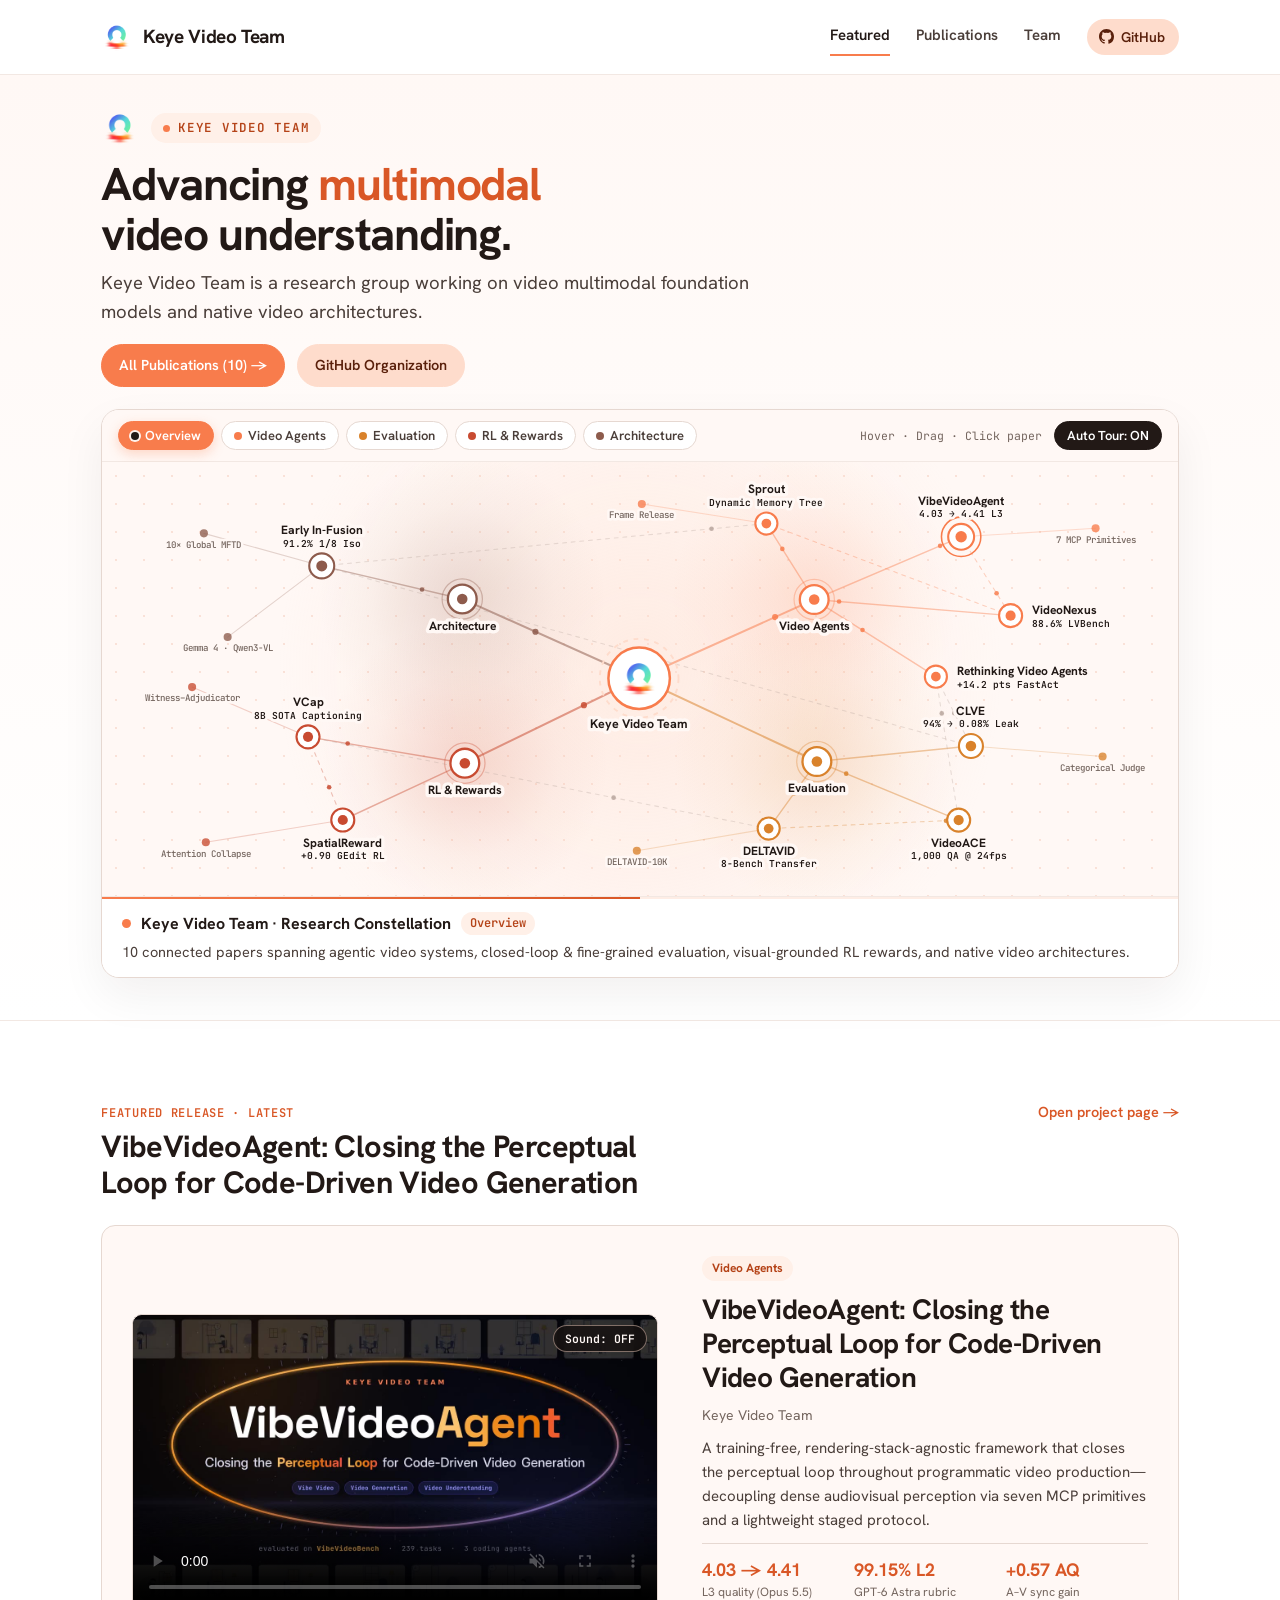
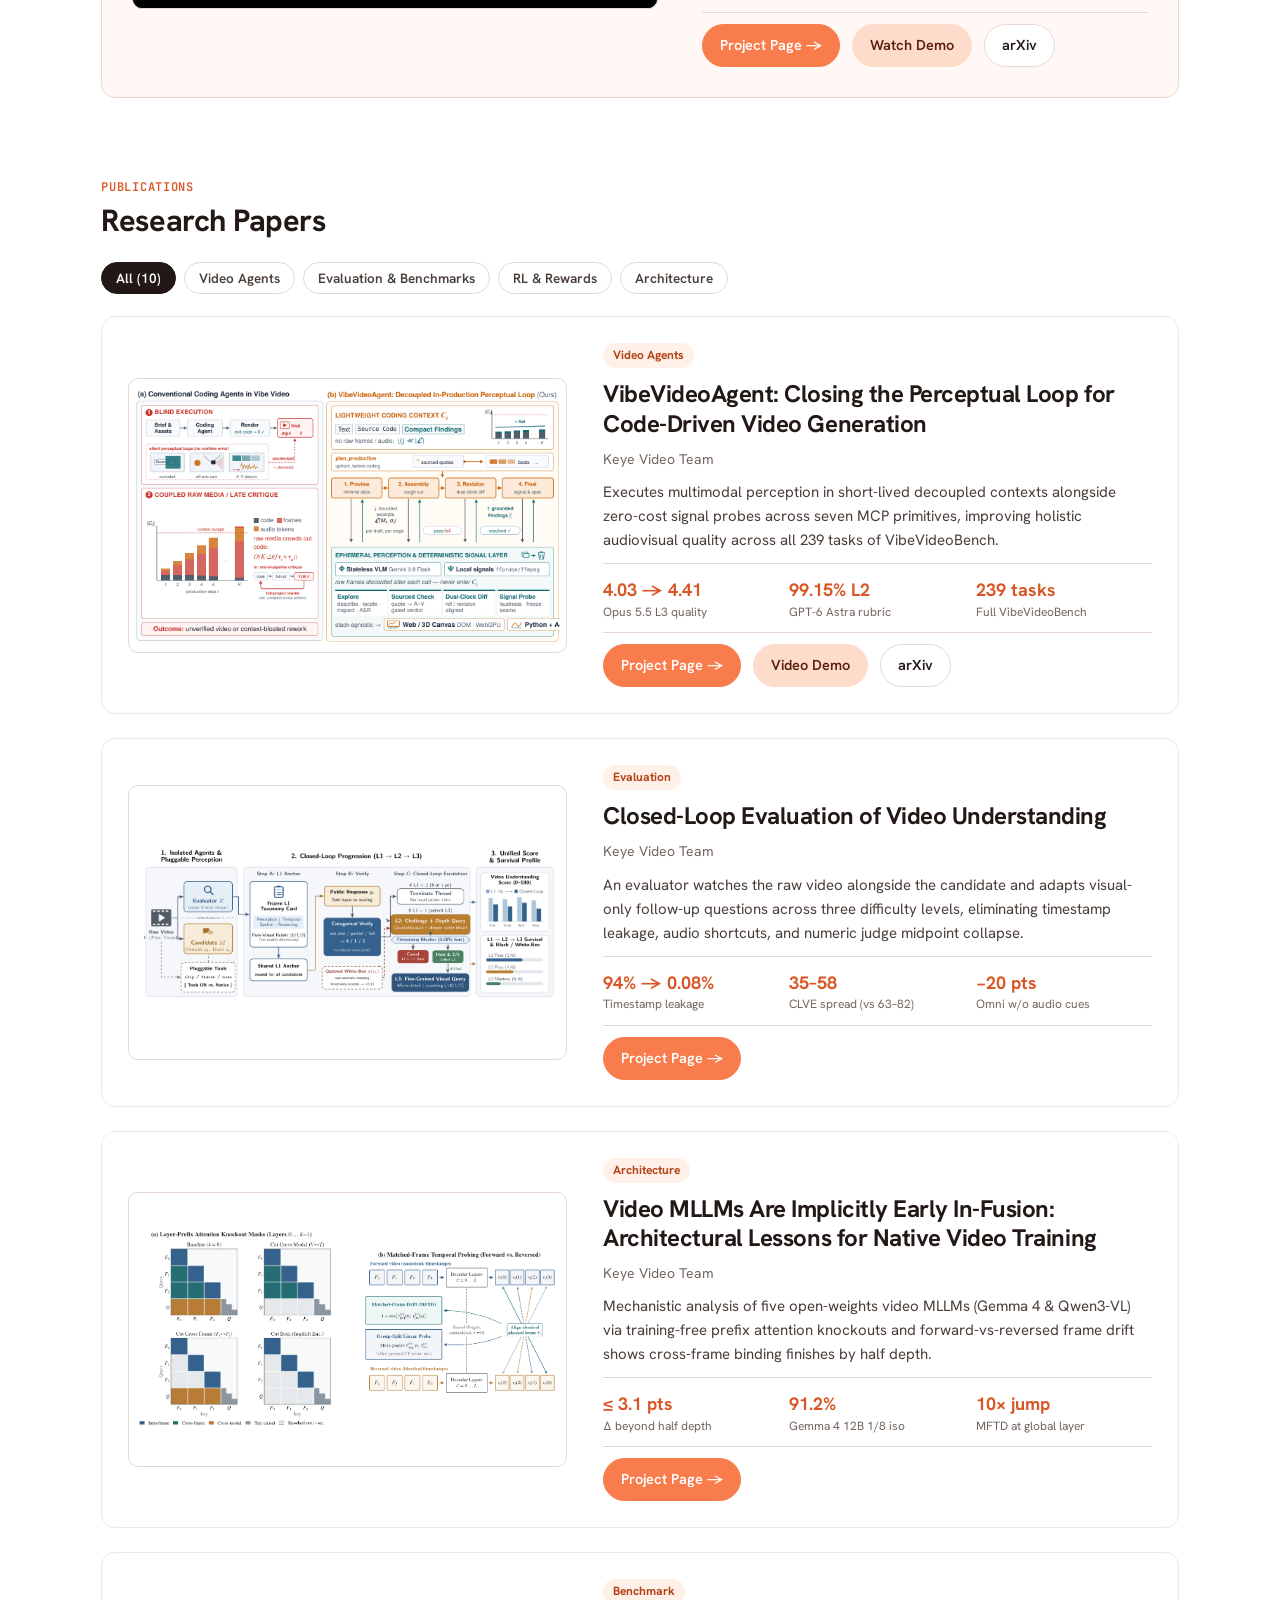
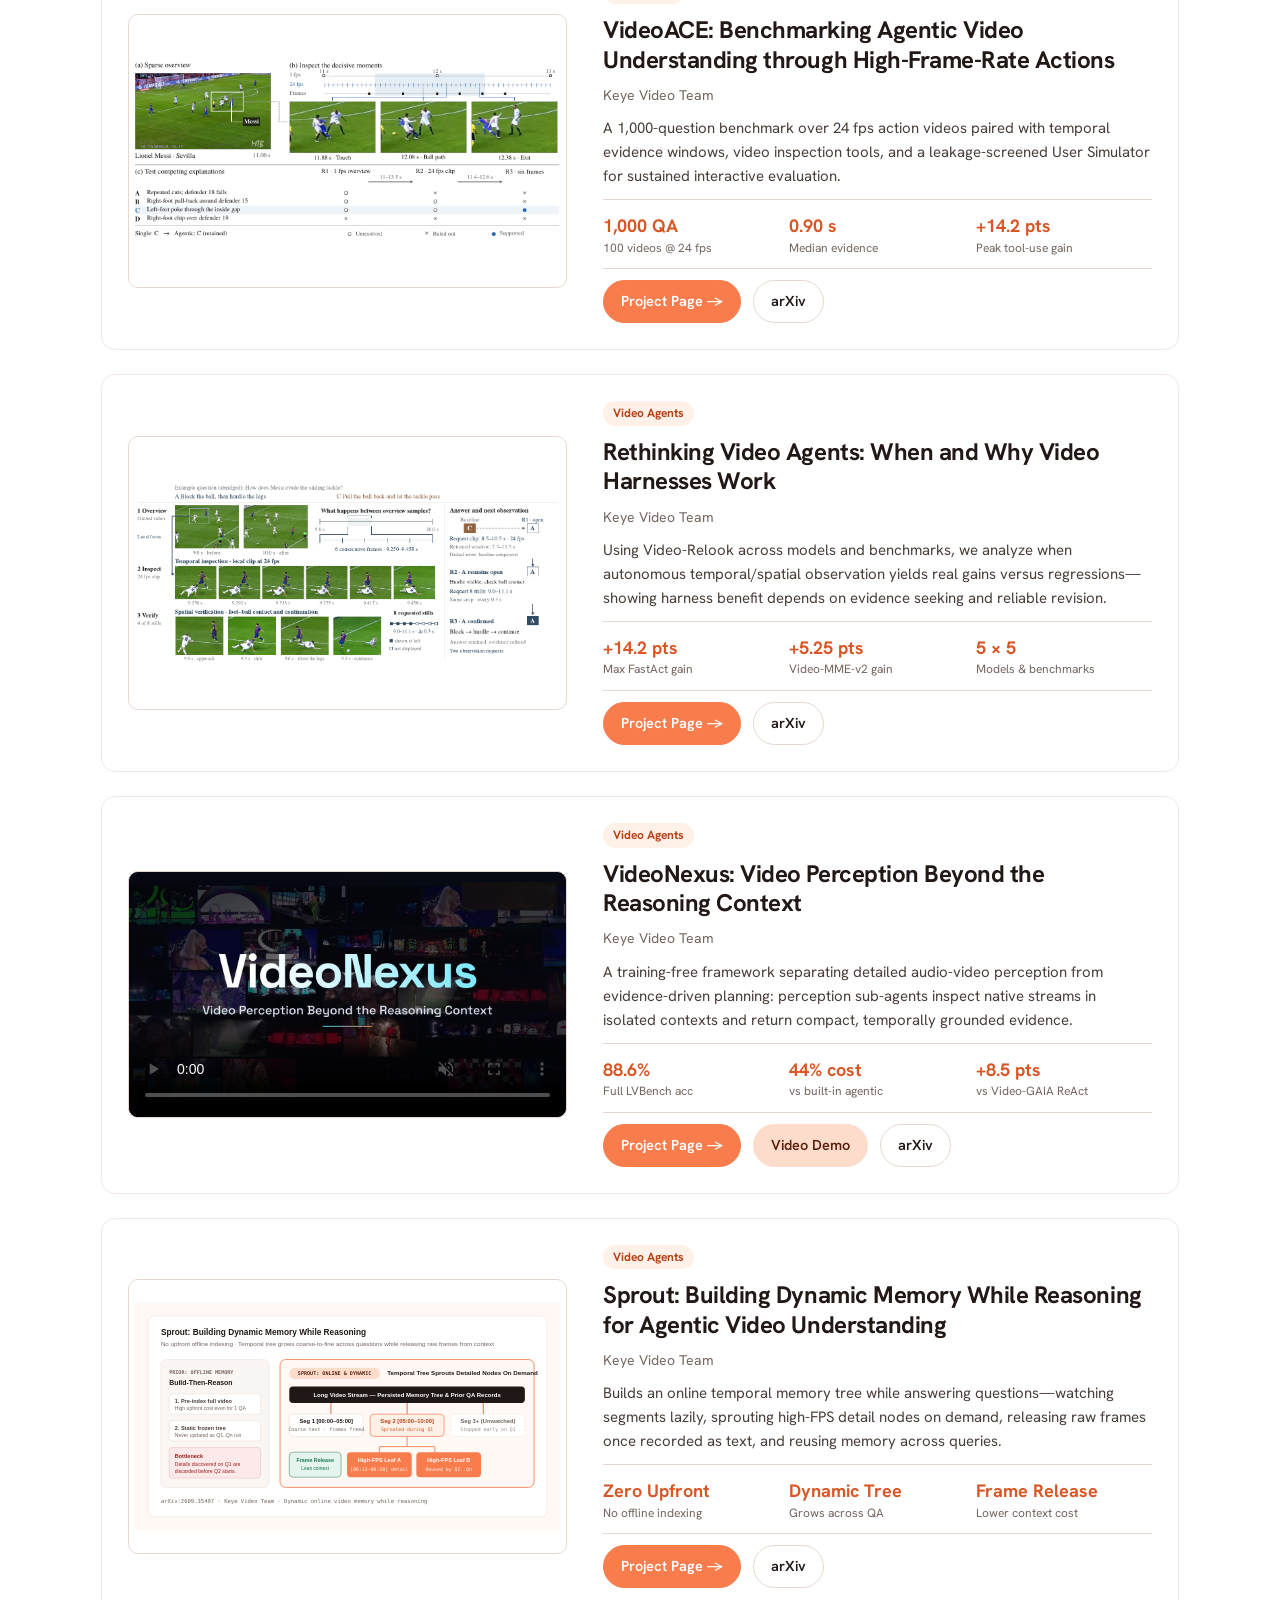
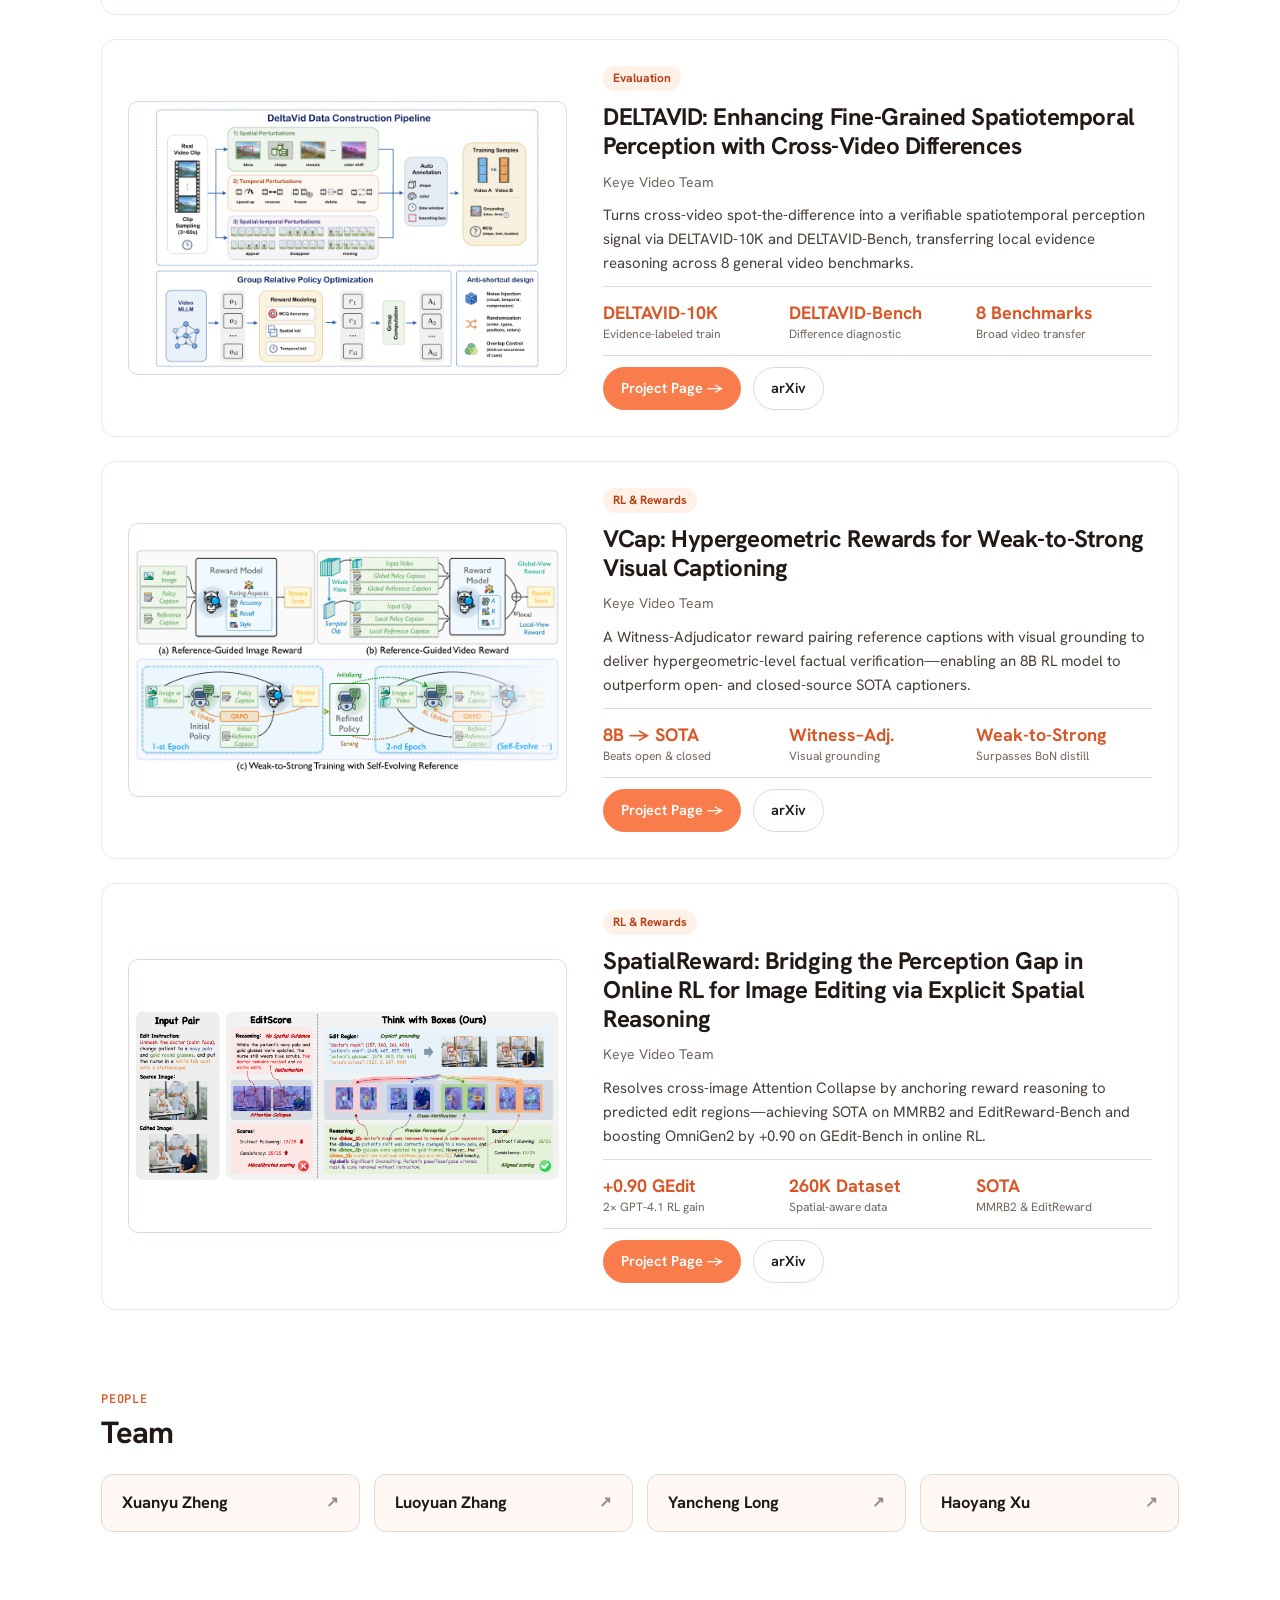
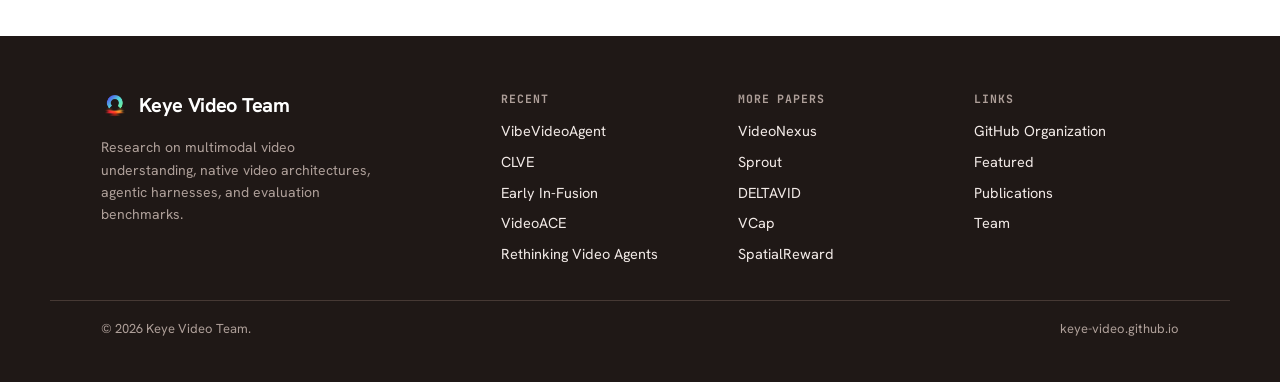
<file: index.html>
<!DOCTYPE html>
<html lang="en" data-lang="en">
<head>
<meta charset="utf-8">
<meta name="viewport" content="width=device-width, initial-scale=1">
<meta name="google-site-verification" content="RQrDhHUjwSc6Fc8RlKmo37yUvlpVu8zyssQphBpDdKE">
<link rel="icon" type="image/png" href="./assets/keye-logo.png">
<title>Keye Video Team</title>
<meta name="description" content="Keye Video Team — Multimodal video understanding, agentic video systems, architectures, and evaluation benchmarks.">
<meta name="theme-color" content="#FFFFFF">
<meta property="og:type" content="website">
<meta property="og:site_name" content="Keye Video Team">
<meta property="og:title" content="Keye Video Team">
<meta property="og:description" content="Multimodal video understanding, agentic video systems, native architectures, and evaluation benchmarks.">
<meta property="og:url" content="https://keye-video.github.io/">
<meta property="og:image" content="https://keye-video.github.io/assets/og/home.jpg">
<meta property="og:image:width" content="1200">
<meta property="og:image:height" content="630">
<meta property="og:image:alt" content="Keye Video Team — Multimodal video research constellation">
<meta name="twitter:card" content="summary_large_image">
<meta name="twitter:title" content="Keye Video Team">
<meta name="twitter:description" content="Multimodal video understanding, agentic video systems, native architectures, and evaluation benchmarks.">
<meta name="twitter:image" content="https://keye-video.github.io/assets/og/home.jpg">
<link rel="canonical" href="https://keye-video.github.io/">
<script type="application/ld+json">
{
  "@context": "https://schema.org",
  "@graph": [
    {
      "@type": "ResearchOrganization",
      "name": "Keye Video Team",
      "url": "https://keye-video.github.io/",
      "logo": "https://keye-video.github.io/assets/keye-logo.png",
      "description": "Keye Video Team is a research group working on video multimodal foundation models, agentic video systems, evaluation benchmarks, and native video architectures.",
      "sameAs": ["https://github.com/Keye-Video"]
    },
    {
      "@type": "WebSite",
      "name": "Keye Video Team",
      "url": "https://keye-video.github.io/"
    }
  ]
}
</script>
<link rel="preconnect" href="https://fonts.googleapis.com">
<link rel="preconnect" href="https://fonts.gstatic.com" crossorigin>
<link href="https://fonts.googleapis.com/css2?family=Hanken+Grotesk:ital,wght@0,400..700;1,400&family=JetBrains+Mono:wght@400;500;600&display=swap" rel="stylesheet">
<link rel="stylesheet" href="./assets/site.css">
</head>
<body>

<!-- ============ 实验室顶部导航 ============ -->
<header class="topbar">
  <div class="topbar-inner">
    <a class="brand" href="./index.html">
      <img src="./assets/keye-logo.png" alt="Keye Video logo" width="32" height="32">
      <span>Keye Video Team</span>
    </a>
    <button type="button" class="nav-toggle" aria-label="Toggle menu" aria-expanded="false">
      <span class="burger"></span>
    </button>
    <nav class="nav" aria-label="Primary navigation">
      <a class="active" href="#featured">Featured</a>
      <a href="#publications">Publications</a>
      <a href="#team">Team</a>
      <a class="nav-cta" href="https://github.com/Keye-Video" target="_blank" rel="noopener">
        <svg viewBox="0 0 24 24" fill="currentColor" aria-hidden="true"><path d="M12 0C5.37 0 0 5.37 0 12c0 5.3 3.44 9.8 8.21 11.39.6.11.82-.26.82-.58v-2.17c-3.34.73-4.04-1.41-4.04-1.41-.55-1.38-1.33-1.75-1.33-1.75-1.09-.74.08-.73.08-.73 1.2.09 1.84 1.24 1.84 1.24 1.07 1.84 2.81 1.31 3.5 1 .11-.78.42-1.31.76-1.61-2.67-.3-5.47-1.33-5.47-5.93 0-1.31.47-2.38 1.24-3.22-.12-.3-.54-1.52.12-3.18 0 0 1.01-.32 3.3 1.23a11.5 11.5 0 0 1 6 0c2.29-1.55 3.3-1.23 3.3-1.23.66 1.66.24 2.88.12 3.18.77.84 1.24 1.91 1.24 3.22 0 4.61-2.8 5.62-5.48 5.92.43.37.81 1.1.81 2.22v3.29c0 .32.22.69.82.58A12 12 0 0 0 24 12c0-6.63-5.37-12-12-12z"/></svg>
        <span>GitHub</span>
      </a>
    </nav>
  </div>
</header>

<main id="main" tabindex="-1">

<!-- ============ 团队 Masthead ============ -->
<section class="lab-hero">
  <div class="page">
    <div class="lab-hero-top">
      <img src="./assets/keye-logo.png" alt="Keye Video Team" width="44" height="44">
      <div class="lab-kicker"><span class="dot"></span><span>Keye Video Team</span></div>
    </div>
    <h1 class="lab-title">Advancing <em>multimodal</em> video understanding.</h1>
    <p class="lab-lede">Keye Video Team is a research group working on video multimodal foundation models and native video architectures.</p>
    <div class="lab-cta-row">
      <a class="pill-btn solid" href="#publications">All Publications (10) →</a>
      <a class="pill-btn primary" href="https://github.com/Keye-Video" target="_blank" rel="noopener">GitHub Organization</a>
    </div>

    <!-- 实时可交互 Peach Fuzz 知识图谱 + 自动导览介绍舞台 -->
    <div id="keye-kg" class="kg-stage" aria-label="Interactive research knowledge graph"></div>
  </div>
</section>

<!-- ============ Featured Release（最新一篇：VibeVideoAgent） ============ -->
<section class="journal" id="featured">
  <div class="page">
    <div class="sec-head">
      <div>
        <div class="sec-eyebrow">Featured Release · Latest</div>
        <h2 class="sec-title">VibeVideoAgent: Closing the Perceptual Loop for Code-Driven Video Generation</h2>
      </div>
      <a class="sec-more" href="./vibevideoagent/index.html">Open project page →</a>
    </div>

    <article class="spotlight">
      <div class="spotlight-visual spotlight-visual--video">
        <video autoplay muted loop playsinline controls preload="metadata" data-auto-video poster="./assets/videos/vibevideoagent-poster.jpg" aria-label="VibeVideoAgent narrated walkthrough and W0448 closed-loop demo">
          <source src="./assets/videos/vibevideoagent-demo.mp4" type="video/mp4">
          <track kind="captions" src="./assets/videos/vibevideoagent-demo.vtt" srclang="en" label="English">
        </video>
      </div>

      <div class="spotlight-body">
        <div class="spotlight-meta">
          <span class="badge badge-soft">Video Agents</span>
        </div>
        <h3 class="spotlight-title">
          <a href="./vibevideoagent/index.html">VibeVideoAgent: Closing the Perceptual Loop for Code-Driven Video Generation</a>
        </h3>
        <p class="spotlight-authors">Keye Video Team</p>
        <p class="spotlight-desc">A training-free, rendering-stack-agnostic framework that closes the perceptual loop throughout programmatic video production—decoupling dense audiovisual perception via seven MCP primitives and a lightweight staged protocol.</p>

        <div class="spotlight-metrics">
          <div><b>4.03 → 4.41</b><span>L3 quality (Opus 5.5)</span></div>
          <div><b>99.15% L2</b><span>GPT-6 Astra rubric</span></div>
          <div><b>+0.57 AQ</b><span>A–V sync gain</span></div>
        </div>

        <div class="lab-cta-row">
          <a class="pill-btn solid" href="./vibevideoagent/index.html">Project Page →</a>
          <a class="pill-btn primary" href="./vibevideoagent/index.html#demo">Watch Demo</a>
          <a class="pill-btn" href="https://arxiv.org/abs/2611.34237" target="_blank" rel="noopener">arXiv</a>
        </div>
      </div>
    </article>
  </div>
</section>

<!-- ============ 全部论文列表（每篇均配真实主图 + 三项指标 + 独立项目主页） ============ -->
<section class="journal" id="publications">
  <div class="page">
    <div class="sec-head">
      <div>
        <div class="sec-eyebrow">Publications</div>
        <h2 class="sec-title">Research Papers</h2>
      </div>
    </div>

    <div class="filter-bar" data-pub-filter role="group" aria-label="Filter papers">
      <button type="button" data-tag="all" aria-pressed="true">All (10)</button>
      <button type="button" data-tag="agents" aria-pressed="false">Video Agents</button>
      <button type="button" data-tag="evaluation" aria-pressed="false">Evaluation &amp; Benchmarks</button>
      <button type="button" data-tag="rl" aria-pressed="false">RL &amp; Rewards</button>
      <button type="button" data-tag="architecture" aria-pressed="false">Architecture</button>
    </div>

    <div class="paper-stack">

      <!-- 1. VibeVideoAgent (Latest) -->
      <article class="paper-card" data-tags="agents">
        <a class="spotlight-visual" href="./vibevideoagent/index.html" aria-label="VibeVideoAgent project page">
          <img src="./assets/figs/vibe_teaser.png" alt="VibeVideoAgent teaser figure" loading="lazy">
        </a>
        <div class="spotlight-body">
          <div class="spotlight-meta">
            <span class="badge badge-soft">Video Agents</span>
          </div>
          <h3 class="spotlight-title"><a href="./vibevideoagent/index.html">VibeVideoAgent: Closing the Perceptual Loop for Code-Driven Video Generation</a></h3>
          <p class="spotlight-authors">Keye Video Team</p>
          <p class="spotlight-desc">Executes multimodal perception in short-lived decoupled contexts alongside zero-cost signal probes across seven MCP primitives, improving holistic audiovisual quality across all 239 tasks of VibeVideoBench.</p>
          <div class="spotlight-metrics">
            <div><b>4.03 → 4.41</b><span>Opus 5.5 L3 quality</span></div>
            <div><b>99.15% L2</b><span>GPT-6 Astra rubric</span></div>
            <div><b>239 tasks</b><span>Full VibeVideoBench</span></div>
          </div>
          <div class="lab-cta-row">
            <a class="pill-btn solid" href="./vibevideoagent/index.html">Project Page →</a>
            <a class="pill-btn primary" href="./vibevideoagent/index.html#demo">Video Demo</a>
            <a class="pill-btn" href="https://arxiv.org/abs/2611.34237" target="_blank" rel="noopener">arXiv</a>
          </div>
        </div>
      </article>

      <!-- 2. CLVE -->
      <article class="paper-card" data-tags="evaluation agents">
        <a class="spotlight-visual" href="./clve/index.html" aria-label="CLVE project page">
          <img src="./assets/figs/clve_overview.png" alt="CLVE overview figure" loading="lazy">
        </a>
        <div class="spotlight-body">
          <div class="spotlight-meta">
            <span class="badge badge-soft">Evaluation</span>
          </div>
          <h3 class="spotlight-title"><a href="./clve/index.html">Closed-Loop Evaluation of Video Understanding</a></h3>
          <p class="spotlight-authors">Keye Video Team</p>
          <p class="spotlight-desc">An evaluator watches the raw video alongside the candidate and adapts visual-only follow-up questions across three difficulty levels, eliminating timestamp leakage, audio shortcuts, and numeric judge midpoint collapse.</p>
          <div class="spotlight-metrics">
            <div><b>94% → 0.08%</b><span>Timestamp leakage</span></div>
            <div><b>35–58</b><span>CLVE spread (vs 63–82)</span></div>
            <div><b>−20 pts</b><span>Omni w/o audio cues</span></div>
          </div>
          <div class="lab-cta-row">
            <a class="pill-btn solid" href="./clve/index.html">Project Page →</a>
          </div>
        </div>
      </article>

      <!-- 2. Early In-Fusion -->
      <article class="paper-card" data-tags="architecture">
        <a class="spotlight-visual" href="./early-in-fusion/index.html" aria-label="Early In-Fusion project page">
          <img src="./assets/figs/early_protocol.png" alt="Early In-Fusion attention knockout protocol" loading="lazy">
        </a>
        <div class="spotlight-body">
          <div class="spotlight-meta">
            <span class="badge badge-soft">Architecture</span>
          </div>
          <h3 class="spotlight-title"><a href="./early-in-fusion/index.html">Video MLLMs Are Implicitly Early In-Fusion: Architectural Lessons for Native Video Training</a></h3>
          <p class="spotlight-authors">Keye Video Team</p>
          <p class="spotlight-desc">Mechanistic analysis of five open-weights video MLLMs (Gemma 4 &amp; Qwen3-VL) via training-free prefix attention knockouts and forward-vs-reversed frame drift shows cross-frame binding finishes by half depth.</p>
          <div class="spotlight-metrics">
            <div><b>≤ 3.1 pts</b><span>Δ beyond half depth</span></div>
            <div><b>91.2%</b><span>Gemma 4 12B 1/8 iso</span></div>
            <div><b>10× jump</b><span>MFTD at global layer</span></div>
          </div>
          <div class="lab-cta-row">
            <a class="pill-btn solid" href="./early-in-fusion/index.html">Project Page →</a>
          </div>
        </div>
      </article>

      <!-- 3. VideoACE -->
      <article class="paper-card" data-tags="evaluation agents">
        <a class="spotlight-visual" href="./videoace/index.html" aria-label="VideoACE project page">
          <img src="./assets/figs/videoace_teaser.png" alt="VideoACE high-frame-rate action benchmark teaser" loading="lazy">
        </a>
        <div class="spotlight-body">
          <div class="spotlight-meta">
            <span class="badge badge-soft">Benchmark</span>
          </div>
          <h3 class="spotlight-title"><a href="./videoace/index.html">VideoACE: Benchmarking Agentic Video Understanding through High-Frame-Rate Actions</a></h3>
          <p class="spotlight-authors">Keye Video Team</p>
          <p class="spotlight-desc">A 1,000-question benchmark over 24 fps action videos paired with temporal evidence windows, video inspection tools, and a leakage-screened User Simulator for sustained interactive evaluation.</p>
          <div class="spotlight-metrics">
            <div><b>1,000 QA</b><span>100 videos @ 24 fps</span></div>
            <div><b>0.90 s</b><span>Median evidence</span></div>
            <div><b>+14.2 pts</b><span>Peak tool-use gain</span></div>
          </div>
          <div class="lab-cta-row">
            <a class="pill-btn solid" href="./videoace/index.html">Project Page →</a>
            <a class="pill-btn" href="https://arxiv.org/abs/2611.24184" target="_blank" rel="noopener">arXiv</a>
          </div>
        </div>
      </article>

      <!-- 4. Rethinking Video Agents -->
      <article class="paper-card" data-tags="agents evaluation">
        <a class="spotlight-visual" href="./rethinking-video-agents/index.html" aria-label="Rethinking Video Agents project page">
          <img src="./assets/figs/relook_teaser.png" alt="Rethinking Video Agents teaser figure" loading="lazy">
        </a>
        <div class="spotlight-body">
          <div class="spotlight-meta">
            <span class="badge badge-soft">Video Agents</span>
          </div>
          <h3 class="spotlight-title"><a href="./rethinking-video-agents/index.html">Rethinking Video Agents: When and Why Video Harnesses Work</a></h3>
          <p class="spotlight-authors">Keye Video Team</p>
          <p class="spotlight-desc">Using Video-Relook across models and benchmarks, we analyze when autonomous temporal/spatial observation yields real gains versus regressions—showing harness benefit depends on evidence seeking and reliable revision.</p>
          <div class="spotlight-metrics">
            <div><b>+14.2 pts</b><span>Max FastAct gain</span></div>
            <div><b>+5.25 pts</b><span>Video-MME-v2 gain</span></div>
            <div><b>5 × 5</b><span>Models &amp; benchmarks</span></div>
          </div>
          <div class="lab-cta-row">
            <a class="pill-btn solid" href="./rethinking-video-agents/index.html">Project Page →</a>
            <a class="pill-btn" href="https://arxiv.org/abs/2611.31883" target="_blank" rel="noopener">arXiv</a>
          </div>
        </div>
      </article>

      <!-- 5. VideoNexus -->
      <article class="paper-card" data-tags="agents">
        <div class="spotlight-visual spotlight-visual--video">
          <video autoplay muted loop playsinline controls preload="metadata" data-auto-video poster="./assets/videos/videonexus-poster.jpg" aria-label="VideoNexus narrated walkthrough and long-video evidence demo">
            <source src="./assets/videos/videonexus-demo.mp4" type="video/mp4">
          </video>
        </div>
        <div class="spotlight-body">
          <div class="spotlight-meta">
            <span class="badge badge-soft">Video Agents</span>
          </div>
          <h3 class="spotlight-title"><a href="./videonexus/index.html">VideoNexus: Video Perception Beyond the Reasoning Context</a></h3>
          <p class="spotlight-authors">Keye Video Team</p>
          <p class="spotlight-desc">A training-free framework separating detailed audio-video perception from evidence-driven planning: perception sub-agents inspect native streams in isolated contexts and return compact, temporally grounded evidence.</p>
          <div class="spotlight-metrics">
            <div><b>88.6%</b><span>Full LVBench acc</span></div>
            <div><b>44% cost</b><span>vs built-in agentic</span></div>
            <div><b>+8.5 pts</b><span>vs Video-GAIA ReAct</span></div>
          </div>
          <div class="lab-cta-row">
            <a class="pill-btn solid" href="./videonexus/index.html">Project Page →</a>
            <a class="pill-btn primary" href="./videonexus/index.html#demo">Video Demo</a>
            <a class="pill-btn" href="https://arxiv.org/abs/2611.21392v1" target="_blank" rel="noopener">arXiv</a>
          </div>
        </div>
      </article>

      <!-- 7. Sprout -->
      <article class="paper-card" data-tags="agents">
        <a class="spotlight-visual" href="./sprout/index.html" aria-label="Sprout project page">
          <img src="./assets/figs/sprout_overview.svg" alt="Sprout online dynamic memory tree diagram" loading="lazy">
        </a>
        <div class="spotlight-body">
          <div class="spotlight-meta">
            <span class="badge badge-soft">Video Agents</span>
          </div>
          <h3 class="spotlight-title"><a href="./sprout/index.html">Sprout: Building Dynamic Memory While Reasoning for Agentic Video Understanding</a></h3>
          <p class="spotlight-authors">Keye Video Team</p>
          <p class="spotlight-desc">Builds an online temporal memory tree while answering questions—watching segments lazily, sprouting high-FPS detail nodes on demand, releasing raw frames once recorded as text, and reusing memory across queries.</p>
          <div class="spotlight-metrics">
            <div><b>Zero Upfront</b><span>No offline indexing</span></div>
            <div><b>Dynamic Tree</b><span>Grows across QA</span></div>
            <div><b>Frame Release</b><span>Lower context cost</span></div>
          </div>
          <div class="lab-cta-row">
            <a class="pill-btn solid" href="./sprout/index.html">Project Page →</a>
            <a class="pill-btn" href="https://arxiv.org/abs/2609.35497" target="_blank" rel="noopener">arXiv</a>
          </div>
        </div>
      </article>

      <!-- 8. DELTAVID -->
      <article class="paper-card" data-tags="evaluation">
        <a class="spotlight-visual" href="./deltavid/index.html" aria-label="DELTAVID project page">
          <img src="./assets/figs/deltavid_overview.png" alt="DELTAVID cross-video difference framework" loading="lazy">
        </a>
        <div class="spotlight-body">
          <div class="spotlight-meta">
            <span class="badge badge-soft">Evaluation</span>
          </div>
          <h3 class="spotlight-title"><a href="./deltavid/index.html">DELTAVID: Enhancing Fine-Grained Spatiotemporal Perception with Cross-Video Differences</a></h3>
          <p class="spotlight-authors">Keye Video Team</p>
          <p class="spotlight-desc">Turns cross-video spot-the-difference into a verifiable spatiotemporal perception signal via DELTAVID-10K and DELTAVID-Bench, transferring local evidence reasoning across 8 general video benchmarks.</p>
          <div class="spotlight-metrics">
            <div><b>DELTAVID-10K</b><span>Evidence-labeled train</span></div>
            <div><b>DELTAVID-Bench</b><span>Difference diagnostic</span></div>
            <div><b>8 Benchmarks</b><span>Broad video transfer</span></div>
          </div>
          <div class="lab-cta-row">
            <a class="pill-btn solid" href="./deltavid/index.html">Project Page →</a>
            <a class="pill-btn" href="https://arxiv.org/abs/2607.02551" target="_blank" rel="noopener">arXiv</a>
          </div>
        </div>
      </article>

      <!-- 9. VCap -->
      <article class="paper-card" data-tags="rl">
        <a class="spotlight-visual" href="./vcap/index.html" aria-label="VCap project page">
          <img src="./assets/figs/vcap_overview.png" alt="VCap Witness-Adjudicator reward architecture" loading="lazy">
        </a>
        <div class="spotlight-body">
          <div class="spotlight-meta">
            <span class="badge badge-soft">RL &amp; Rewards</span>
          </div>
          <h3 class="spotlight-title"><a href="./vcap/index.html">VCap: Hypergeometric Rewards for Weak-to-Strong Visual Captioning</a></h3>
          <p class="spotlight-authors">Keye Video Team</p>
          <p class="spotlight-desc">A Witness-Adjudicator reward pairing reference captions with visual grounding to deliver hypergeometric-level factual verification—enabling an 8B RL model to outperform open- and closed-source SOTA captioners.</p>
          <div class="spotlight-metrics">
            <div><b>8B → SOTA</b><span>Beats open &amp; closed</span></div>
            <div><b>Witness–Adj.</b><span>Visual grounding</span></div>
            <div><b>Weak-to-Strong</b><span>Surpasses BoN distill</span></div>
          </div>
          <div class="lab-cta-row">
            <a class="pill-btn solid" href="./vcap/index.html">Project Page →</a>
            <a class="pill-btn" href="https://arxiv.org/abs/2605.28023" target="_blank" rel="noopener">arXiv</a>
          </div>
        </div>
      </article>

      <!-- 10. SpatialReward -->
      <article class="paper-card" data-tags="rl">
        <a class="spotlight-visual" href="./spatialreward/index.html" aria-label="SpatialReward project page">
          <img src="./assets/figs/spatialreward_overview.png" alt="SpatialReward explicit spatial reasoning reward model" loading="lazy">
        </a>
        <div class="spotlight-body">
          <div class="spotlight-meta">
            <span class="badge badge-soft">RL &amp; Rewards</span>
          </div>
          <h3 class="spotlight-title"><a href="./spatialreward/index.html">SpatialReward: Bridging the Perception Gap in Online RL for Image Editing via Explicit Spatial Reasoning</a></h3>
          <p class="spotlight-authors">Keye Video Team</p>
          <p class="spotlight-desc">Resolves cross-image Attention Collapse by anchoring reward reasoning to predicted edit regions—achieving SOTA on MMRB2 and EditReward-Bench and boosting OmniGen2 by +0.90 on GEdit-Bench in online RL.</p>
          <div class="spotlight-metrics">
            <div><b>+0.90 GEdit</b><span>2× GPT-4.1 RL gain</span></div>
            <div><b>260K Dataset</b><span>Spatial-aware data</span></div>
            <div><b>SOTA</b><span>MMRB2 &amp; EditReward</span></div>
          </div>
          <div class="lab-cta-row">
            <a class="pill-btn solid" href="./spatialreward/index.html">Project Page →</a>
            <a class="pill-btn" href="https://arxiv.org/abs/2602.07458" target="_blank" rel="noopener">arXiv</a>
          </div>
        </div>
      </article>

    </div>
  </div>
</section>

<!-- ============ Team（扁平展示、不分角色） ============ -->
<section class="journal" id="team">
  <div class="page">
    <div class="sec-head">
      <div>
        <div class="sec-eyebrow">People</div>
        <h2 class="sec-title">Team</h2>
      </div>
    </div>
    <div class="people-grid">
      <a class="person-card" href="https://neuxuanyuzheng.github.io/" target="_blank" rel="noopener">
        <span class="person-name">Xuanyu Zheng</span>
        <span class="person-arrow" aria-hidden="true">↗</span>
      </a>
      <a class="person-card" href="https://royalzhang.com/" target="_blank" rel="noopener">
        <span class="person-name">Luoyuan Zhang</span>
        <span class="person-arrow" aria-hidden="true">↗</span>
      </a>
      <a class="person-card" href="https://lorangan-ddup.github.io/" target="_blank" rel="noopener">
        <span class="person-name">Yancheng Long</span>
        <span class="person-arrow" aria-hidden="true">↗</span>
      </a>
      <a class="person-card" href="https://haoyxu7.github.io/" target="_blank" rel="noopener">
        <span class="person-name">Haoyang Xu</span>
        <span class="person-arrow" aria-hidden="true">↗</span>
      </a>
    </div>
  </div>
</section>

</main>

<!-- ============ 机构深色页脚 ============ -->
<footer class="foot">
  <div class="foot-grid">
    <div>
      <div class="foot-brand">
        <img src="./assets/keye-logo.png" alt="Keye Video logo" width="28" height="28">
        <span>Keye Video Team</span>
      </div>
      <p class="foot-desc">Research on multimodal video understanding, native video architectures, agentic harnesses, and evaluation benchmarks.</p>
    </div>
    <div class="foot-col">
      <h4>Recent</h4>
      <ul>
        <li><a href="./vibevideoagent/index.html">VibeVideoAgent</a></li>
        <li><a href="./clve/index.html">CLVE</a></li>
        <li><a href="./early-in-fusion/index.html">Early In-Fusion</a></li>
        <li><a href="./videoace/index.html">VideoACE</a></li>
        <li><a href="./rethinking-video-agents/index.html">Rethinking Video Agents</a></li>
      </ul>
    </div>
    <div class="foot-col">
      <h4>More Papers</h4>
      <ul>
        <li><a href="./videonexus/index.html">VideoNexus</a></li>
        <li><a href="./sprout/index.html">Sprout</a></li>
        <li><a href="./deltavid/index.html">DELTAVID</a></li>
        <li><a href="./vcap/index.html">VCap</a></li>
        <li><a href="./spatialreward/index.html">SpatialReward</a></li>
      </ul>
    </div>
    <div class="foot-col">
      <h4>Links</h4>
      <ul>
        <li><a href="https://github.com/Keye-Video" target="_blank" rel="noopener">GitHub Organization</a></li>
        <li><a href="#featured">Featured</a></li>
        <li><a href="#publications">Publications</a></li>
        <li><a href="#team">Team</a></li>
      </ul>
    </div>
  </div>
  <div class="foot-bottom">
    <span>© 2026 Keye Video Team.</span>
    <span>keye-video.github.io</span>
  </div>
</footer>

<script src="./assets/site.js"></script>
<script src="./assets/graph.js"></script>
</body>
</html>
</file>
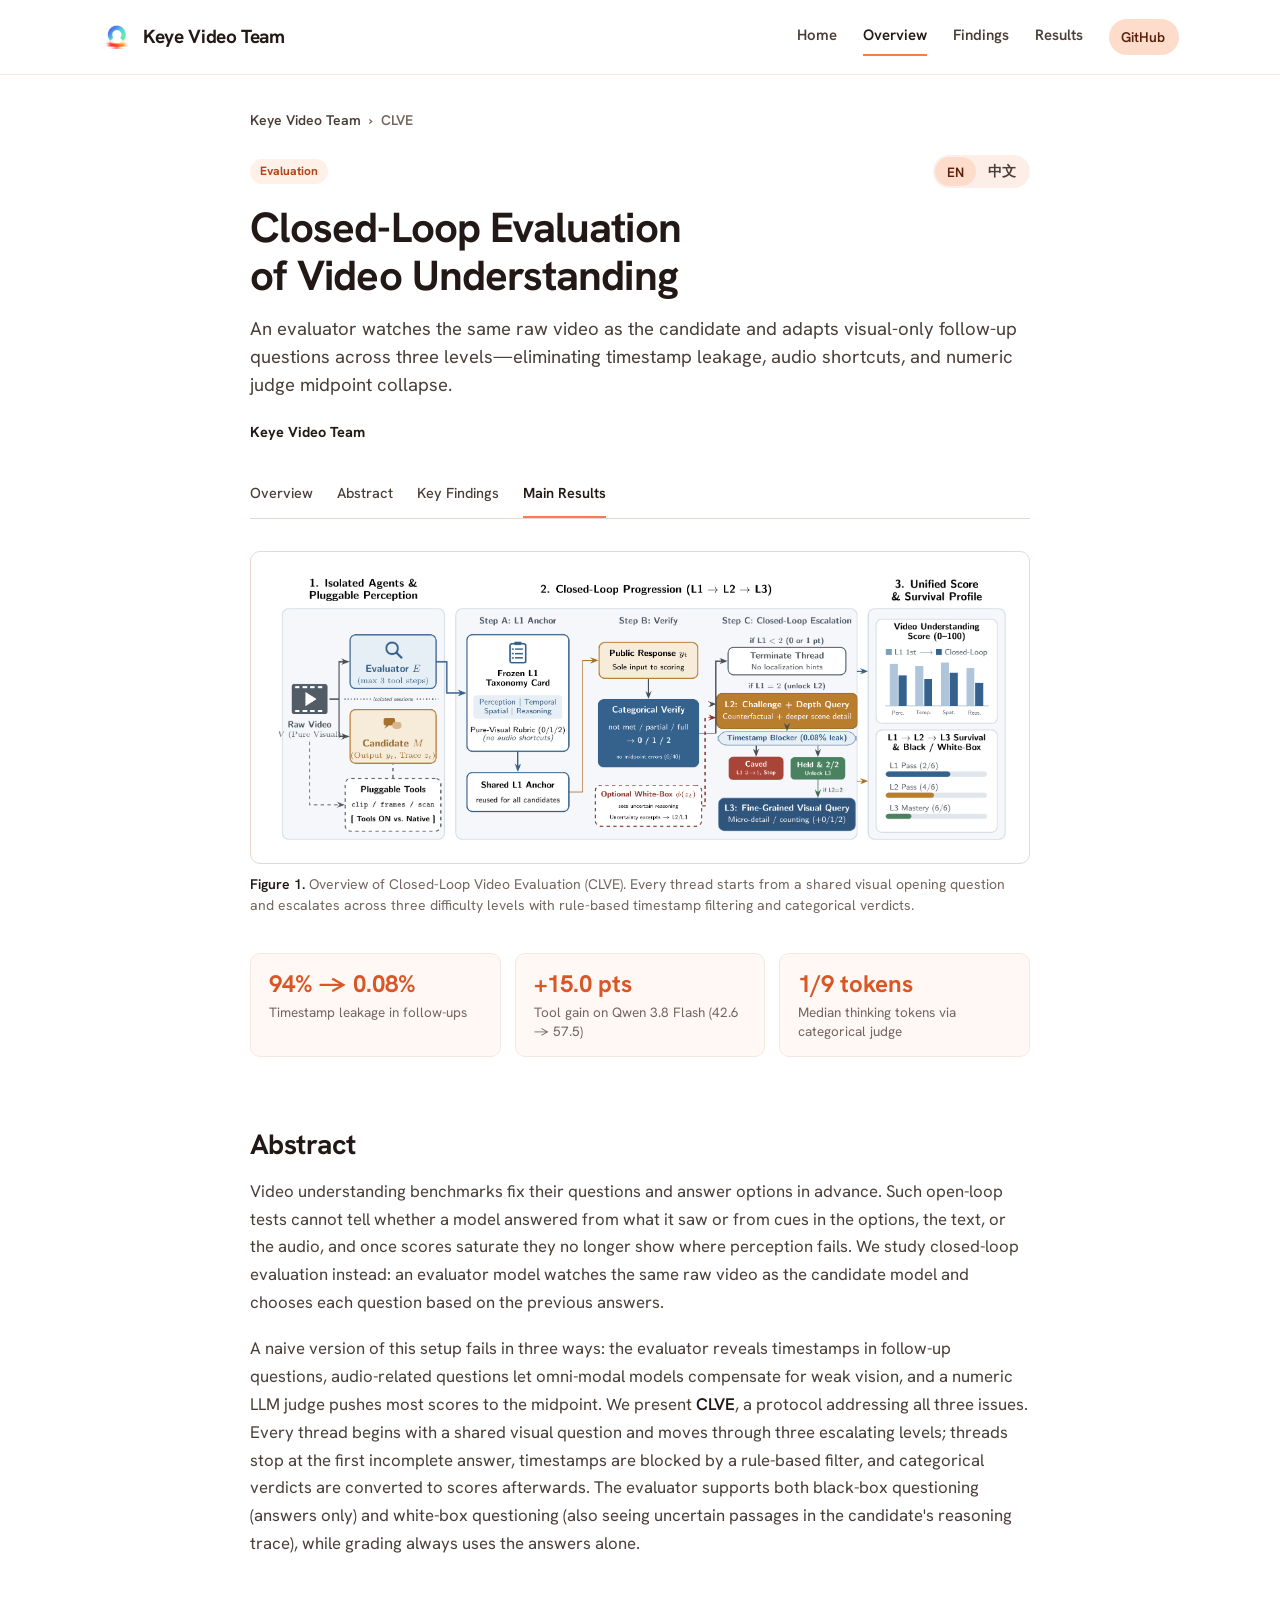
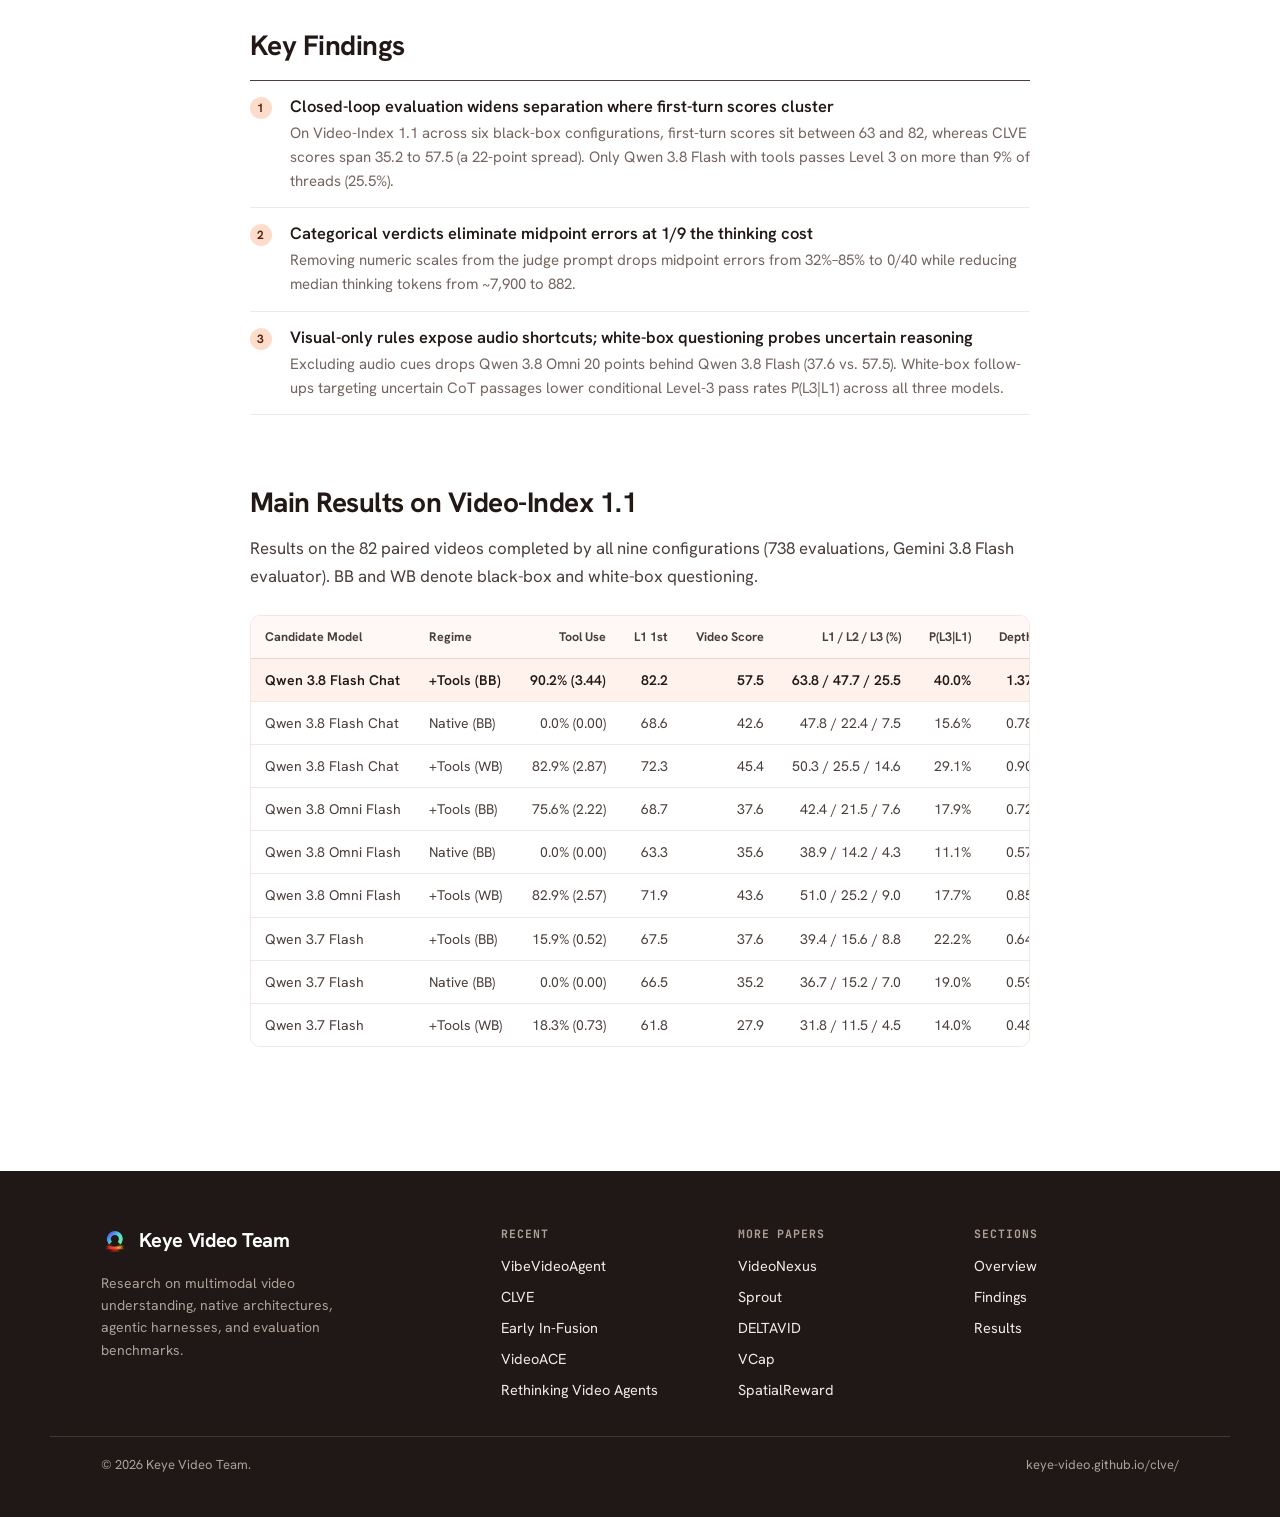
<file: clve/index.html>
<!DOCTYPE html>
<html lang="en" data-lang="en">
<head>
<meta charset="utf-8">
<meta name="viewport" content="width=device-width, initial-scale=1">
<link rel="icon" type="image/png" href="../assets/keye-logo.png">
<title>Closed-Loop Evaluation of Video Understanding | Keye Video Team</title>
<meta name="description" content="CLVE: Closed-Loop Evaluation of Video Understanding by Keye Video Team.">
<meta name="theme-color" content="#FFFFFF">
<meta property="og:type" content="article">
<meta property="og:site_name" content="Keye Video Team">
<meta property="og:title" content="Closed-Loop Evaluation of Video Understanding">
<meta property="og:description" content="CLVE: Pure-visual closed-loop evaluation of video understanding eliminating timestamp leakage and audio shortcuts.">
<meta property="og:url" content="https://keye-video.github.io/clve/">
<meta property="og:image" content="https://keye-video.github.io/assets/og/clve.jpg">
<meta property="og:image:width" content="1200">
<meta property="og:image:height" content="630">
<meta name="twitter:card" content="summary_large_image">
<meta name="twitter:title" content="Closed-Loop Evaluation of Video Understanding">
<meta name="twitter:description" content="CLVE: Pure-visual closed-loop evaluation of video understanding eliminating timestamp leakage and audio shortcuts.">
<meta name="twitter:image" content="https://keye-video.github.io/assets/og/clve.jpg">
<link rel="canonical" href="https://keye-video.github.io/clve/">
<script type="application/ld+json">
{
  "@context": "https://schema.org",
  "@type": "ScholarlyArticle",
  "headline": "Closed-Loop Evaluation of Video Understanding",
  "author": {"@type": "Organization", "name": "Keye Video Team"},
  "url": "https://keye-video.github.io/clve/",
  "image": "https://keye-video.github.io/assets/og/clve.jpg"
}
</script>
<link rel="preconnect" href="https://fonts.googleapis.com">
<link rel="preconnect" href="https://fonts.gstatic.com" crossorigin>
<link href="https://fonts.googleapis.com/css2?family=Hanken+Grotesk:ital,wght@0,400..700;1,400&family=JetBrains+Mono:wght@400;500;600&display=swap" rel="stylesheet">
<link rel="stylesheet" href="../assets/site.css">
</head>
<body data-sidenav>

<header class="topbar">
  <div class="topbar-inner">
    <a class="brand" href="../index.html">
      <img src="../assets/keye-logo.png" alt="Keye Video logo" width="32" height="32">
      <span>Keye Video Team</span>
    </a>
    <button type="button" class="nav-toggle" aria-label="Toggle menu" aria-expanded="false"><span class="burger"></span></button>
    <nav class="nav" aria-label="Primary navigation">
      <a href="../index.html">Home</a>
      <a class="active" href="#overview">Overview</a>
      <a href="#findings">Findings</a>
      <a href="#results">Results</a>
      <a class="nav-cta" href="https://github.com/Keye-Video" target="_blank" rel="noopener">GitHub</a>
    </nav>
  </div>
</header>

<main>
<div class="ar-page">
  <header class="ar-head" id="main" tabindex="-1">
    <div class="ar-crumb">
      <b><a href="../index.html">Keye Video Team</a></b><span>›</span><span>CLVE</span>
    </div>
    <div class="ar-eyebrow">
      <span class="badge badge-soft">Evaluation</span>
      <div class="ar-lang" role="group" aria-label="Language">
        <button type="button" data-lang="en" aria-pressed="true">EN</button>
        <button type="button" data-lang="zh" aria-pressed="false">中文</button>
      </div>
    </div>

    <h1>
      <span lang="en">Closed-Loop Evaluation of Video Understanding</span>
      <span lang="zh">闭环视频理解评测（CLVE）</span>
    </h1>
    <p class="ar-standfirst" lang="en">An evaluator watches the same raw video as the candidate and adapts visual-only follow-up questions across three levels—eliminating timestamp leakage, audio shortcuts, and numeric judge midpoint collapse.</p>
    <p class="ar-standfirst" lang="zh">评测器与候选模型同步观看原始视频，并依据前轮回答动态生成三级纯视觉追问，系统性解决时间戳泄露、音频捷径与数值打分器中点坍缩三大问题。</p>

    <div class="ar-authors-block">
      <div class="ar-affiliation"><strong>Keye Video Team</strong></div>
    </div>
  </header>

  <nav class="ar-toc" aria-label="Contents">
    <ol>
      <li><a href="#overview"><span lang="en">Overview</span><span lang="zh">概览</span></a></li>
      <li><a href="#abstract"><span lang="en">Abstract</span><span lang="zh">摘要</span></a></li>
      <li><a href="#findings"><span lang="en">Key Findings</span><span lang="zh">核心发现</span></a></li>
      <li><a href="#results"><span lang="en">Main Results</span><span lang="zh">主实验结果</span></a></li>
    </ol>
  </nav>

  <div class="ar-main">
    <aside class="ar-side-rail" aria-label="Contents">
      <div class="ar-side">
        <div class="ar-side-title"><span lang="en">Contents</span><span lang="zh">目录</span></div>
        <ol>
          <li><a href="#overview"><span lang="en">Overview</span><span lang="zh">概览</span></a></li>
          <li><a href="#abstract"><span lang="en">Abstract</span><span lang="zh">摘要</span></a></li>
          <li><a href="#findings"><span lang="en">Key Findings</span><span lang="zh">核心发现</span></a></li>
          <li><a href="#results"><span lang="en">Main Results</span><span lang="zh">主实验结果</span></a></li>
        </ol>
      </div>
    </aside>

    <figure class="ar-fig" id="overview">
      <div class="ar-fig-frame" data-zoom>
        <img src="../assets/figs/clve_overview.png" alt="CLVE three-level closed-loop evaluation overview">
      </div>
      <figcaption>
        <span lang="en"><strong>Figure 1.</strong> Overview of Closed-Loop Video Evaluation (CLVE). Every thread starts from a shared visual opening question and escalates across three difficulty levels with rule-based timestamp filtering and categorical verdicts.</span>
        <span lang="zh"><strong>图 1.</strong> 闭环视频理解评测协议（CLVE）总览：每个会话从共享的纯视觉首题出发，沿三个递增难度层级追问，并结合规则时间戳过滤与分类裁决。</span>
      </figcaption>
    </figure>

    <div class="stat-strip">
      <div class="stat-box"><b>94% → 0.08%</b><span lang="en">Timestamp leakage in follow-ups</span><span lang="zh">追问中的时间戳泄露率</span></div>
      <div class="stat-box"><b>+15.0 pts</b><span lang="en">Tool gain on Qwen 3.8 Flash (42.6 → 57.5)</span><span lang="zh">工具调用给 Qwen 3.8 Flash 带来的提升</span></div>
      <div class="stat-box"><b>1/9 tokens</b><span lang="en">Median thinking tokens via categorical judge</span><span lang="zh">分类裁决器将思考 token 降至约 1/9</span></div>
    </div>

    <section id="abstract">
      <h2><span lang="en">Abstract</span><span lang="zh">摘要</span></h2>
      <p lang="en">Video understanding benchmarks fix their questions and answer options in advance. Such open-loop tests cannot tell whether a model answered from what it saw or from cues in the options, the text, or the audio, and once scores saturate they no longer show where perception fails. We study closed-loop evaluation instead: an evaluator model watches the same raw video as the candidate model and chooses each question based on the previous answers.</p>
      <p lang="en">A naive version of this setup fails in three ways: the evaluator reveals timestamps in follow-up questions, audio-related questions let omni-modal models compensate for weak vision, and a numeric LLM judge pushes most scores to the midpoint. We present <strong>CLVE</strong>, a protocol addressing all three issues. Every thread begins with a shared visual question and moves through three escalating levels; threads stop at the first incomplete answer, timestamps are blocked by a rule-based filter, and categorical verdicts are converted to scores afterwards. The evaluator supports both black-box questioning (answers only) and white-box questioning (also seeing uncertain passages in the candidate's reasoning trace), while grading always uses the answers alone.</p>
      <p lang="zh">传统视频理解基准预先固定题目与选项，难以区分模型是真正看到了画面，还是依赖选项、文本或音频捷径，且分数饱和后无法定位感知失效点。我们提出闭环视频理解评测协议 <strong>CLVE</strong>：评测器与候选模型共同观看原始视频，并基于前轮回答动态发起三级纯视觉追问。针对朴素闭环评测暴露出的时间戳泄露（94%）、音频捷径以及数值打分器中点坍缩三大问题，CLVE 引入纯视觉约束、规则时间戳过滤器与分类裁决机制，并支持黑盒与白盒两种追问模式。</p>
    </section>

    <section id="findings">
      <h2><span lang="en">Key Findings</span><span lang="zh">核心发现</span></h2>
      <ol class="ar-findings">
        <li>
          <div>
            <strong class="finding-head"><span lang="en">Closed-loop evaluation widens separation where first-turn scores cluster</span><span lang="zh">闭环追问显著拉开模型区分度</span></strong>
            <span lang="en">On Video-Index 1.1 across six black-box configurations, first-turn scores sit between 63 and 82, whereas CLVE scores span 35.2 to 57.5 (a 22-point spread). Only Qwen 3.8 Flash with tools passes Level 3 on more than 9% of threads (25.5%).</span>
            <span lang="zh">在 Video-Index 1.1 的六组黑盒配置中，首轮得分集中在 63–82，而 CLVE 总分拉开至 35.2–57.5（跨度 22 分）；仅开启工具的 Qwen 3.8 Flash 在 Level 3 通过率超过 9%（达 25.5%）。</span>
          </div>
        </li>
        <li>
          <div>
            <strong class="finding-head"><span lang="en">Categorical verdicts eliminate midpoint errors at 1/9 the thinking cost</span><span lang="zh">分类裁决彻底消除中点偏差，且思考开销降至 1/9</span></strong>
            <span lang="en">Removing numeric scales from the judge prompt drops midpoint errors from 32%–85% to 0/40 while reducing median thinking tokens from ~7,900 to 882.</span>
            <span lang="zh">去除数值量表、改用“未达标 / 部分达标 / 完全达标”分类裁决后，中点误判降至 0/40，同时单次裁决中位思考 token 从约 7,900 降至 882。</span>
          </div>
        </li>
        <li>
          <div>
            <strong class="finding-head"><span lang="en">Visual-only rules expose audio shortcuts; white-box questioning probes uncertain reasoning</span><span lang="zh">纯视觉规则剔除音频补偿，白盒追问揭示脆弱推理</span></strong>
            <span lang="en">Excluding audio cues drops Qwen 3.8 Omni 20 points behind Qwen 3.8 Flash (37.6 vs. 57.5). White-box follow-ups targeting uncertain CoT passages lower conditional Level-3 pass rates P(L3|L1) across all three models.</span>
            <span lang="zh">排除音频线索后，Qwen 3.8 Omni 落后 Qwen 3.8 Flash 20 分（37.6 vs. 57.5）；针对推理不确定片段发起白盒质疑后，全部三个模型的条件三级通过率 P(L3|L1) 均下降。</span>
          </div>
        </li>
      </ol>
    </section>

    <section id="results">
      <h2><span lang="en">Main Results on Video-Index 1.1</span><span lang="zh">Video-Index 1.1 主实验结果</span></h2>
      <p lang="en">Results on the 82 paired videos completed by all nine configurations (738 evaluations, Gemini 3.8 Flash evaluator). BB and WB denote black-box and white-box questioning.</p>
      <p lang="zh">全部 9 组配置共同完成的 82 段配对视频结果（738 次完整评测，Gemini 3.8 Flash 评测器）。BB / WB 分别表示黑盒与白盒追问。</p>

      <div class="table-wrap">
        <table class="data-table">
          <thead>
            <tr>
              <th>Candidate Model</th>
              <th>Regime</th>
              <th class="num">Tool Use</th>
              <th class="num">L1 1st</th>
              <th class="num">Video Score</th>
              <th class="num">L1 / L2 / L3 (%)</th>
              <th class="num">P(L3|L1)</th>
              <th class="num">Depth</th>
              <th class="num">Cave ↓</th>
            </tr>
          </thead>
          <tbody>
            <tr class="hl"><td>Qwen 3.8 Flash Chat</td><td>+Tools (BB)</td><td class="num">90.2% (3.44)</td><td class="num">82.2</td><td class="num">57.5</td><td class="num">63.8 / 47.7 / 25.5</td><td class="num">40.0%</td><td class="num">1.37</td><td class="num">5.1%</td></tr>
            <tr><td>Qwen 3.8 Flash Chat</td><td>Native (BB)</td><td class="num">0.0% (0.00)</td><td class="num">68.6</td><td class="num">42.6</td><td class="num">47.8 / 22.4 / 7.5</td><td class="num">15.6%</td><td class="num">0.78</td><td class="num">1.5%</td></tr>
            <tr><td>Qwen 3.8 Flash Chat</td><td>+Tools (WB)</td><td class="num">82.9% (2.87)</td><td class="num">72.3</td><td class="num">45.4</td><td class="num">50.3 / 25.5 / 14.6</td><td class="num">29.1%</td><td class="num">0.90</td><td class="num">4.1%</td></tr>
            <tr><td>Qwen 3.8 Omni Flash</td><td>+Tools (BB)</td><td class="num">75.6% (2.22)</td><td class="num">68.7</td><td class="num">37.6</td><td class="num">42.4 / 21.5 / 7.6</td><td class="num">17.9%</td><td class="num">0.72</td><td class="num">3.1%</td></tr>
            <tr><td>Qwen 3.8 Omni Flash</td><td>Native (BB)</td><td class="num">0.0% (0.00)</td><td class="num">63.3</td><td class="num">35.6</td><td class="num">38.9 / 14.2 / 4.3</td><td class="num">11.1%</td><td class="num">0.57</td><td class="num">1.8%</td></tr>
            <tr><td>Qwen 3.8 Omni Flash</td><td>+Tools (WB)</td><td class="num">82.9% (2.57)</td><td class="num">71.9</td><td class="num">43.6</td><td class="num">51.0 / 25.2 / 9.0</td><td class="num">17.7%</td><td class="num">0.85</td><td class="num">1.4%</td></tr>
            <tr><td>Qwen 3.7 Flash</td><td>+Tools (BB)</td><td class="num">15.9% (0.52)</td><td class="num">67.5</td><td class="num">37.6</td><td class="num">39.4 / 15.6 / 8.8</td><td class="num">22.2%</td><td class="num">0.64</td><td class="num">9.4%</td></tr>
            <tr><td>Qwen 3.7 Flash</td><td>Native (BB)</td><td class="num">0.0% (0.00)</td><td class="num">66.5</td><td class="num">35.2</td><td class="num">36.7 / 15.2 / 7.0</td><td class="num">19.0%</td><td class="num">0.59</td><td class="num">12.5%</td></tr>
            <tr><td>Qwen 3.7 Flash</td><td>+Tools (WB)</td><td class="num">18.3% (0.73)</td><td class="num">61.8</td><td class="num">27.9</td><td class="num">31.8 / 11.5 / 4.5</td><td class="num">14.0%</td><td class="num">0.48</td><td class="num">17.0%</td></tr>
          </tbody>
        </table>
      </div>
    </section>
  </div>
</div>
</main>

<footer class="foot">
  <div class="foot-grid">
    <div>
      <div class="foot-brand"><img src="../assets/keye-logo.png" alt="Keye Video logo" width="28" height="28"><span>Keye Video Team</span></div>
      <p class="foot-desc">Research on multimodal video understanding, native architectures, agentic harnesses, and evaluation benchmarks.</p>
    </div>
    <div class="foot-col"><h4>Recent</h4><ul><li><a href="../vibevideoagent/index.html">VibeVideoAgent</a></li><li><a href="../clve/index.html">CLVE</a></li><li><a href="../early-in-fusion/index.html">Early In-Fusion</a></li><li><a href="../videoace/index.html">VideoACE</a></li><li><a href="../rethinking-video-agents/index.html">Rethinking Video Agents</a></li></ul></div>
    <div class="foot-col"><h4>More Papers</h4><ul><li><a href="../videonexus/index.html">VideoNexus</a></li><li><a href="../sprout/index.html">Sprout</a></li><li><a href="../deltavid/index.html">DELTAVID</a></li><li><a href="../vcap/index.html">VCap</a></li><li><a href="../spatialreward/index.html">SpatialReward</a></li></ul></div>
    <div class="foot-col"><h4>Sections</h4><ul><li><a href="#overview">Overview</a></li><li><a href="#findings">Findings</a></li><li><a href="#results">Results</a></li></ul></div>
  </div>
  <div class="foot-bottom"><span>© 2026 Keye Video Team.</span><span>keye-video.github.io/clve/</span></div>
</footer>

<script src="../assets/site.js"></script>
</body>
</html>
</file>
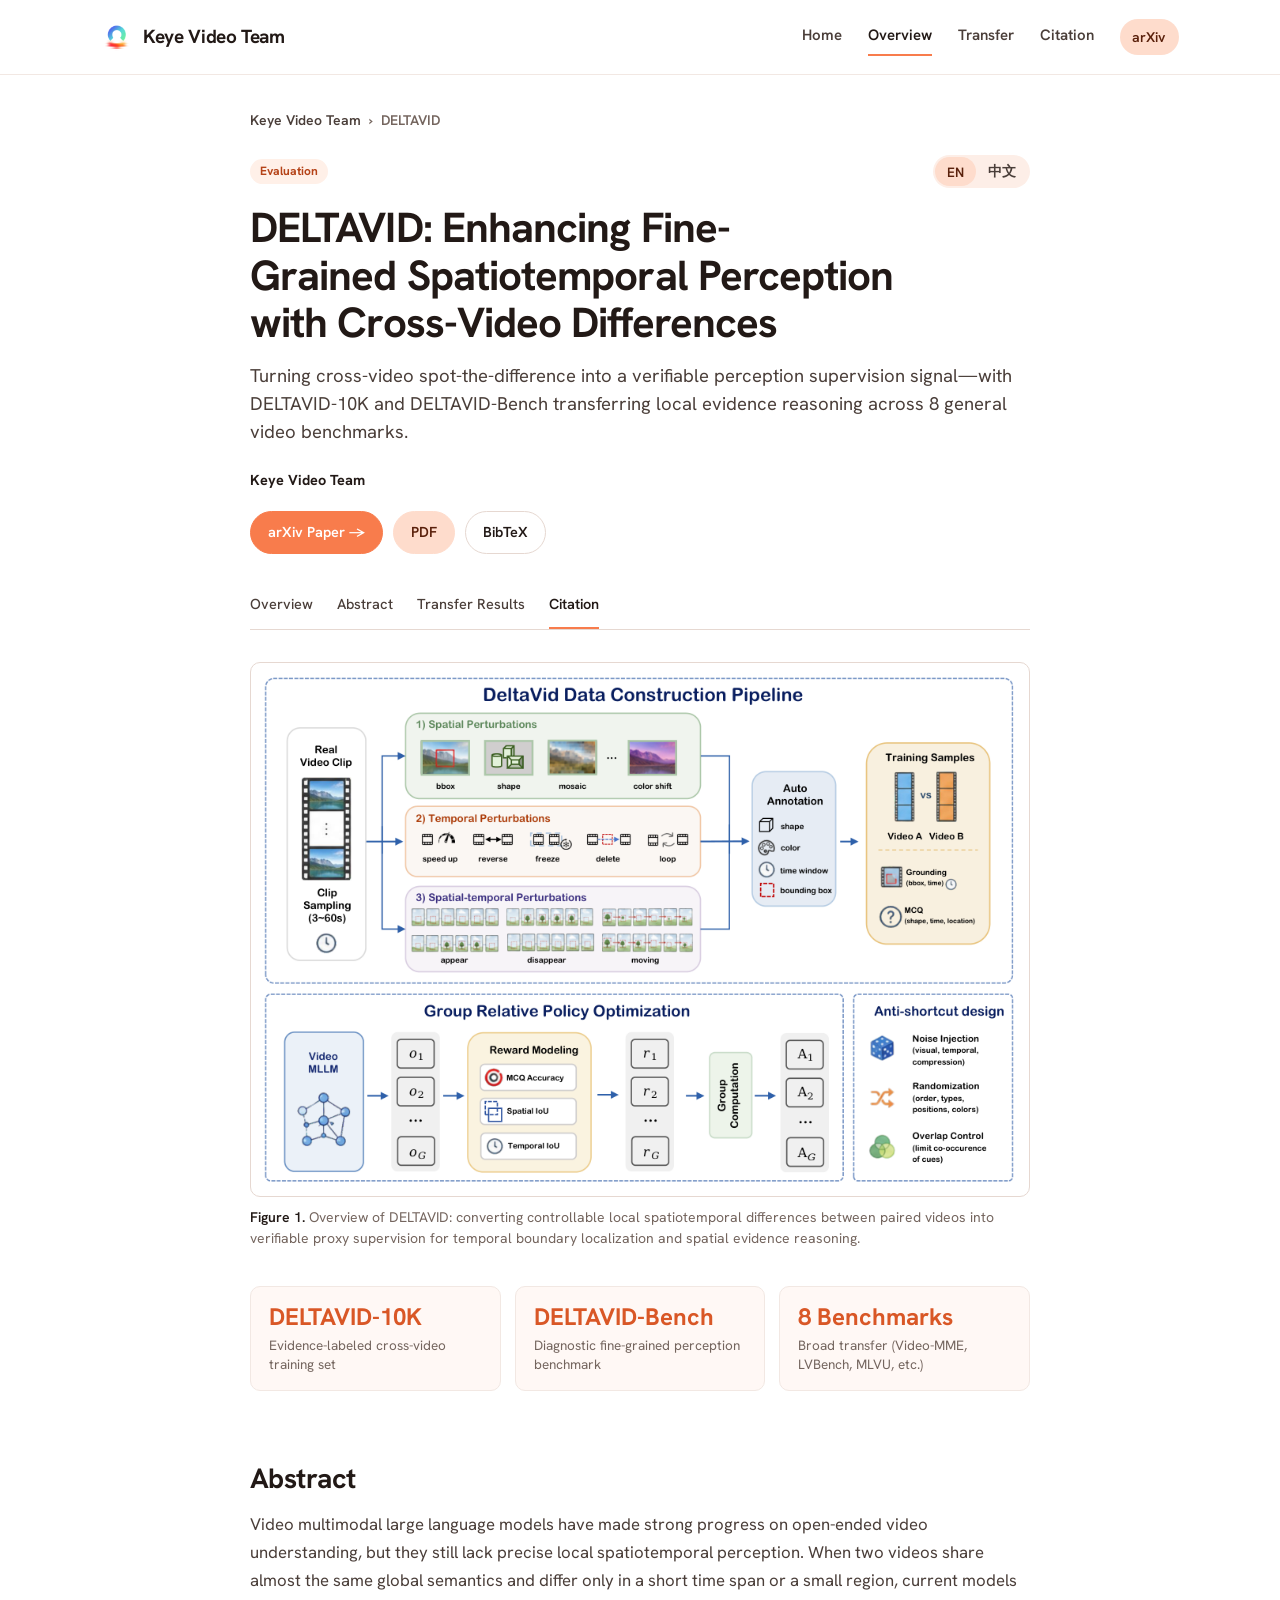
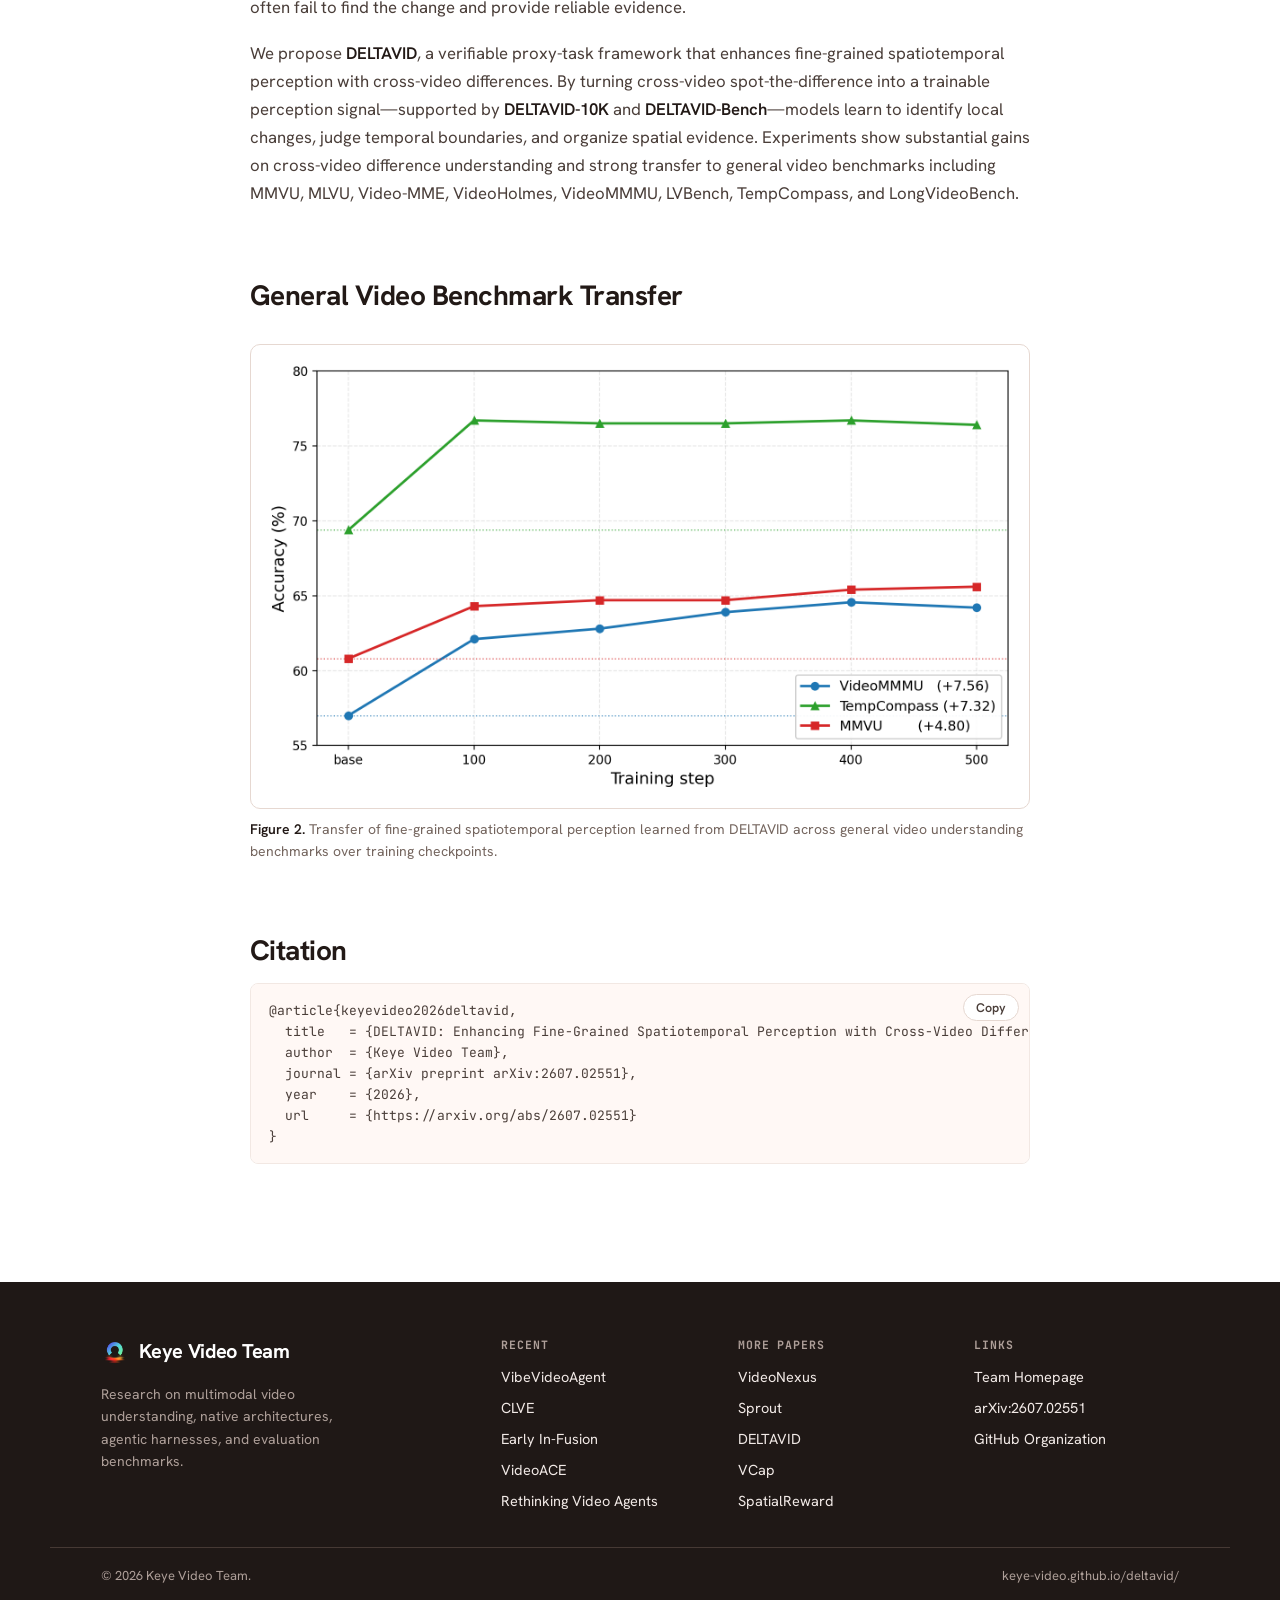
<file: deltavid/index.html>
<!DOCTYPE html>
<html lang="en" data-lang="en">
<head>
<meta charset="utf-8">
<meta name="viewport" content="width=device-width, initial-scale=1">
<link rel="icon" type="image/png" href="../assets/keye-logo.png">
<title>DELTAVID: Cross-Video Differences for Spatiotemporal Perception | Keye Video Team</title>
<meta name="description" content="DELTAVID (arXiv:2607.02551): Enhancing Fine-Grained Spatiotemporal Perception with Cross-Video Differences.">
<meta name="theme-color" content="#FFFFFF">
<meta property="og:type" content="article">
<meta property="og:site_name" content="Keye Video Team">
<meta property="og:title" content="DELTAVID: Cross-Video Differences for Spatiotemporal Perception">
<meta property="og:description" content="Enhancing fine-grained spatiotemporal perception with verifiable cross-video differences across 8 general video benchmarks.">
<meta property="og:url" content="https://keye-video.github.io/deltavid/">
<meta property="og:image" content="https://keye-video.github.io/assets/og/deltavid.jpg">
<meta property="og:image:width" content="1200">
<meta property="og:image:height" content="630">
<meta name="twitter:card" content="summary_large_image">
<meta name="twitter:title" content="DELTAVID: Cross-Video Differences for Spatiotemporal Perception">
<meta name="twitter:description" content="Enhancing fine-grained spatiotemporal perception with verifiable cross-video differences across 8 general video benchmarks.">
<meta name="twitter:image" content="https://keye-video.github.io/assets/og/deltavid.jpg">
<link rel="canonical" href="https://keye-video.github.io/deltavid/">
<script type="application/ld+json">
{
  "@context": "https://schema.org",
  "@type": "ScholarlyArticle",
  "headline": "DELTAVID: Enhancing Fine-Grained Spatiotemporal Perception with Cross-Video Differences",
  "author": {"@type": "Organization", "name": "Keye Video Team"},
  "url": "https://keye-video.github.io/deltavid/",
  "sameAs": "https://arxiv.org/abs/2607.02551",
  "image": "https://keye-video.github.io/assets/og/deltavid.jpg"
}
</script>
<link rel="preconnect" href="https://fonts.googleapis.com">
<link rel="preconnect" href="https://fonts.gstatic.com" crossorigin>
<link href="https://fonts.googleapis.com/css2?family=Hanken+Grotesk:ital,wght@0,400..700;1,400&family=JetBrains+Mono:wght@400;500;600&display=swap" rel="stylesheet">
<link rel="stylesheet" href="../assets/site.css">
</head>
<body data-sidenav>

<header class="topbar">
  <div class="topbar-inner">
    <a class="brand" href="../index.html">
      <img src="../assets/keye-logo.png" alt="Keye Video logo" width="32" height="32">
      <span>Keye Video Team</span>
    </a>
    <button type="button" class="nav-toggle" aria-label="Toggle menu" aria-expanded="false"><span class="burger"></span></button>
    <nav class="nav" aria-label="Primary navigation">
      <a href="../index.html">Home</a>
      <a class="active" href="#overview">Overview</a>
      <a href="#results">Transfer</a>
      <a href="#citation">Citation</a>
      <a class="nav-cta" href="https://arxiv.org/abs/2607.02551" target="_blank" rel="noopener">arXiv</a>
    </nav>
  </div>
</header>

<main>
<div class="ar-page">
  <header class="ar-head" id="main" tabindex="-1">
    <div class="ar-crumb"><b><a href="../index.html">Keye Video Team</a></b><span>›</span><span>DELTAVID</span></div>
    <div class="ar-eyebrow">
      <span class="badge badge-soft">Evaluation</span>
      <div class="ar-lang" role="group" aria-label="Language">
        <button type="button" data-lang="en" aria-pressed="true">EN</button>
        <button type="button" data-lang="zh" aria-pressed="false">中文</button>
      </div>
    </div>

    <h1>
      <span lang="en">DELTAVID: Enhancing Fine-Grained Spatiotemporal Perception with Cross-Video Differences</span>
      <span lang="zh">DELTAVID：基于跨视频差异信号的细粒度时空感知增强</span>
    </h1>
    <p class="ar-standfirst" lang="en">Turning cross-video spot-the-difference into a verifiable perception supervision signal—with DELTAVID-10K and DELTAVID-Bench transferring local evidence reasoning across 8 general video benchmarks.</p>
    <p class="ar-standfirst" lang="zh">将跨视频“找不同”转化为可验证的局部时空感知监督信号，推出 DELTAVID-10K 与 DELTAVID-Bench，并显著迁移提升 8 大通用视频理解基准。</p>

    <div class="ar-authors-block"><div class="ar-affiliation"><strong>Keye Video Team</strong></div></div>

    <div class="ar-actions">
      <a class="pill-btn solid" href="https://arxiv.org/abs/2607.02551" target="_blank" rel="noopener">arXiv Paper →</a>
      <a class="pill-btn primary" href="https://arxiv.org/pdf/2607.02551" target="_blank" rel="noopener">PDF</a>
      <a class="pill-btn" href="#citation">BibTeX</a>
    </div>
  </header>

  <nav class="ar-toc" aria-label="Contents">
    <ol>
      <li><a href="#overview"><span lang="en">Overview</span><span lang="zh">概览</span></a></li>
      <li><a href="#abstract"><span lang="en">Abstract</span><span lang="zh">摘要</span></a></li>
      <li><a href="#results"><span lang="en">Transfer Results</span><span lang="zh">泛化结果</span></a></li>
      <li><a href="#citation"><span lang="en">Citation</span><span lang="zh">引用</span></a></li>
    </ol>
  </nav>

  <div class="ar-main">
    <aside class="ar-side-rail" aria-label="Contents">
      <div class="ar-side">
        <div class="ar-side-title"><span lang="en">Contents</span><span lang="zh">目录</span></div>
        <ol>
          <li><a href="#overview"><span lang="en">Overview</span><span lang="zh">概览</span></a></li>
          <li><a href="#abstract"><span lang="en">Abstract</span><span lang="zh">摘要</span></a></li>
          <li><a href="#results"><span lang="en">Transfer Results</span><span lang="zh">泛化结果</span></a></li>
          <li><a href="#citation"><span lang="en">Citation</span><span lang="zh">引用</span></a></li>
        </ol>
      </div>
    </aside>

    <figure class="ar-fig" id="overview">
      <div class="ar-fig-frame" data-zoom>
        <img src="../assets/figs/deltavid_overview.png" alt="DELTAVID cross-video difference framework overview">
      </div>
      <figcaption>
        <span lang="en"><strong>Figure 1.</strong> Overview of DELTAVID: converting controllable local spatiotemporal differences between paired videos into verifiable proxy supervision for temporal boundary localization and spatial evidence reasoning.</span>
        <span lang="zh"><strong>图 1.</strong> DELTAVID 总览：将一对全局语义高度相似视频中的可控局部时空差异转化为可验证代理监督信号，驱动模型定位时间边界与空间证据。</span>
      </figcaption>
    </figure>

    <div class="stat-strip">
      <div class="stat-box"><b>DELTAVID-10K</b><span lang="en">Evidence-labeled cross-video training set</span><span lang="zh">带证据标注的跨视频差异训练集</span></div>
      <div class="stat-box"><b>DELTAVID-Bench</b><span lang="en">Diagnostic fine-grained perception benchmark</span><span lang="zh">细粒度时空差异诊断评测基准</span></div>
      <div class="stat-box"><b>8 Benchmarks</b><span lang="en">Broad transfer (Video-MME, LVBench, MLVU, etc.)</span><span lang="zh">迁移提升 8 大通用视频理解基准</span></div>
    </div>

    <section id="abstract">
      <h2><span lang="en">Abstract</span><span lang="zh">摘要</span></h2>
      <p lang="en">Video multimodal large language models have made strong progress on open-ended video understanding, but they still lack precise local spatiotemporal perception. When two videos share almost the same global semantics and differ only in a short time span or a small region, current models often fail to find the change and provide reliable evidence.</p>
      <p lang="en">We propose <strong>DELTAVID</strong>, a verifiable proxy-task framework that enhances fine-grained spatiotemporal perception with cross-video differences. By turning cross-video spot-the-difference into a trainable perception signal—supported by <strong>DELTAVID-10K</strong> and <strong>DELTAVID-Bench</strong>—models learn to identify local changes, judge temporal boundaries, and organize spatial evidence. Experiments show substantial gains on cross-video difference understanding and strong transfer to general video benchmarks including MMVU, MLVU, Video-MME, VideoHolmes, VideoMMMU, LVBench, TempCompass, and LongVideoBench.</p>
      <p lang="zh">当两段视频全局语义几乎一致、仅在短暂时间窗口或局部区域存在细微差别时，现有视频多模态大模型往往难以定位变化并给出可靠证据。本文提出 <strong>DELTAVID</strong>，将跨视频“找不同”转化为可规模化训练、可客观验证的时空感知代理任务，并构建 <strong>DELTAVID-10K</strong> 与 <strong>DELTAVID-Bench</strong>。实验表明，该方法不仅大幅提升跨视频差异理解能力，还将学到的局部证据推理能力有效迁移至 MMVU、MLVU、Video-MME、VideoHolmes、VideoMMMU、LVBench、TempCompass 与 LongVideoBench 八大通用视频基准。</p>
    </section>

    <section id="results">
      <h2><span lang="en">General Video Benchmark Transfer</span><span lang="zh">通用视频基准迁移效果</span></h2>
      <figure class="ar-fig">
        <div class="ar-fig-frame" data-zoom>
          <img src="../assets/figs/deltavid_bench.png" alt="DELTAVID transfer gains across general video benchmarks">
        </div>
        <figcaption>
          <span lang="en"><strong>Figure 2.</strong> Transfer of fine-grained spatiotemporal perception learned from DELTAVID across general video understanding benchmarks over training checkpoints.</span>
          <span lang="zh"><strong>图 2.</strong> DELTAVID 训练过程中在多项通用视频理解基准上的持续泛化提升曲线。</span>
        </figcaption>
      </figure>
    </section>

    <section id="citation">
      <h2><span lang="en">Citation</span><span lang="zh">引用格式</span></h2>
      <pre><code>@article{keyevideo2026deltavid,
  title   = {DELTAVID: Enhancing Fine-Grained Spatiotemporal Perception with Cross-Video Differences},
  author  = {Keye Video Team},
  journal = {arXiv preprint arXiv:2607.02551},
  year    = {2026},
  url     = {https://arxiv.org/abs/2607.02551}
}</code></pre>
    </section>
  </div>
</div>
</main>

<footer class="foot">
  <div class="foot-grid">
    <div><div class="foot-brand"><img src="../assets/keye-logo.png" alt="Keye Video logo" width="28" height="28"><span>Keye Video Team</span></div><p class="foot-desc">Research on multimodal video understanding, native architectures, agentic harnesses, and evaluation benchmarks.</p></div>
    <div class="foot-col"><h4>Recent</h4><ul><li><a href="../vibevideoagent/index.html">VibeVideoAgent</a></li><li><a href="../clve/index.html">CLVE</a></li><li><a href="../early-in-fusion/index.html">Early In-Fusion</a></li><li><a href="../videoace/index.html">VideoACE</a></li><li><a href="../rethinking-video-agents/index.html">Rethinking Video Agents</a></li></ul></div>
    <div class="foot-col"><h4>More Papers</h4><ul><li><a href="../videonexus/index.html">VideoNexus</a></li><li><a href="../sprout/index.html">Sprout</a></li><li><a href="../deltavid/index.html">DELTAVID</a></li><li><a href="../vcap/index.html">VCap</a></li><li><a href="../spatialreward/index.html">SpatialReward</a></li></ul></div>
    <div class="foot-col"><h4>Links</h4><ul><li><a href="../index.html">Team Homepage</a></li><li><a href="https://arxiv.org/abs/2607.02551" target="_blank" rel="noopener">arXiv:2607.02551</a></li><li><a href="https://github.com/Keye-Video" target="_blank" rel="noopener">GitHub Organization</a></li></ul></div>
  </div>
  <div class="foot-bottom"><span>© 2026 Keye Video Team.</span><span>keye-video.github.io/deltavid/</span></div>
</footer>

<script src="../assets/site.js"></script>
</body>
</html>
</file>
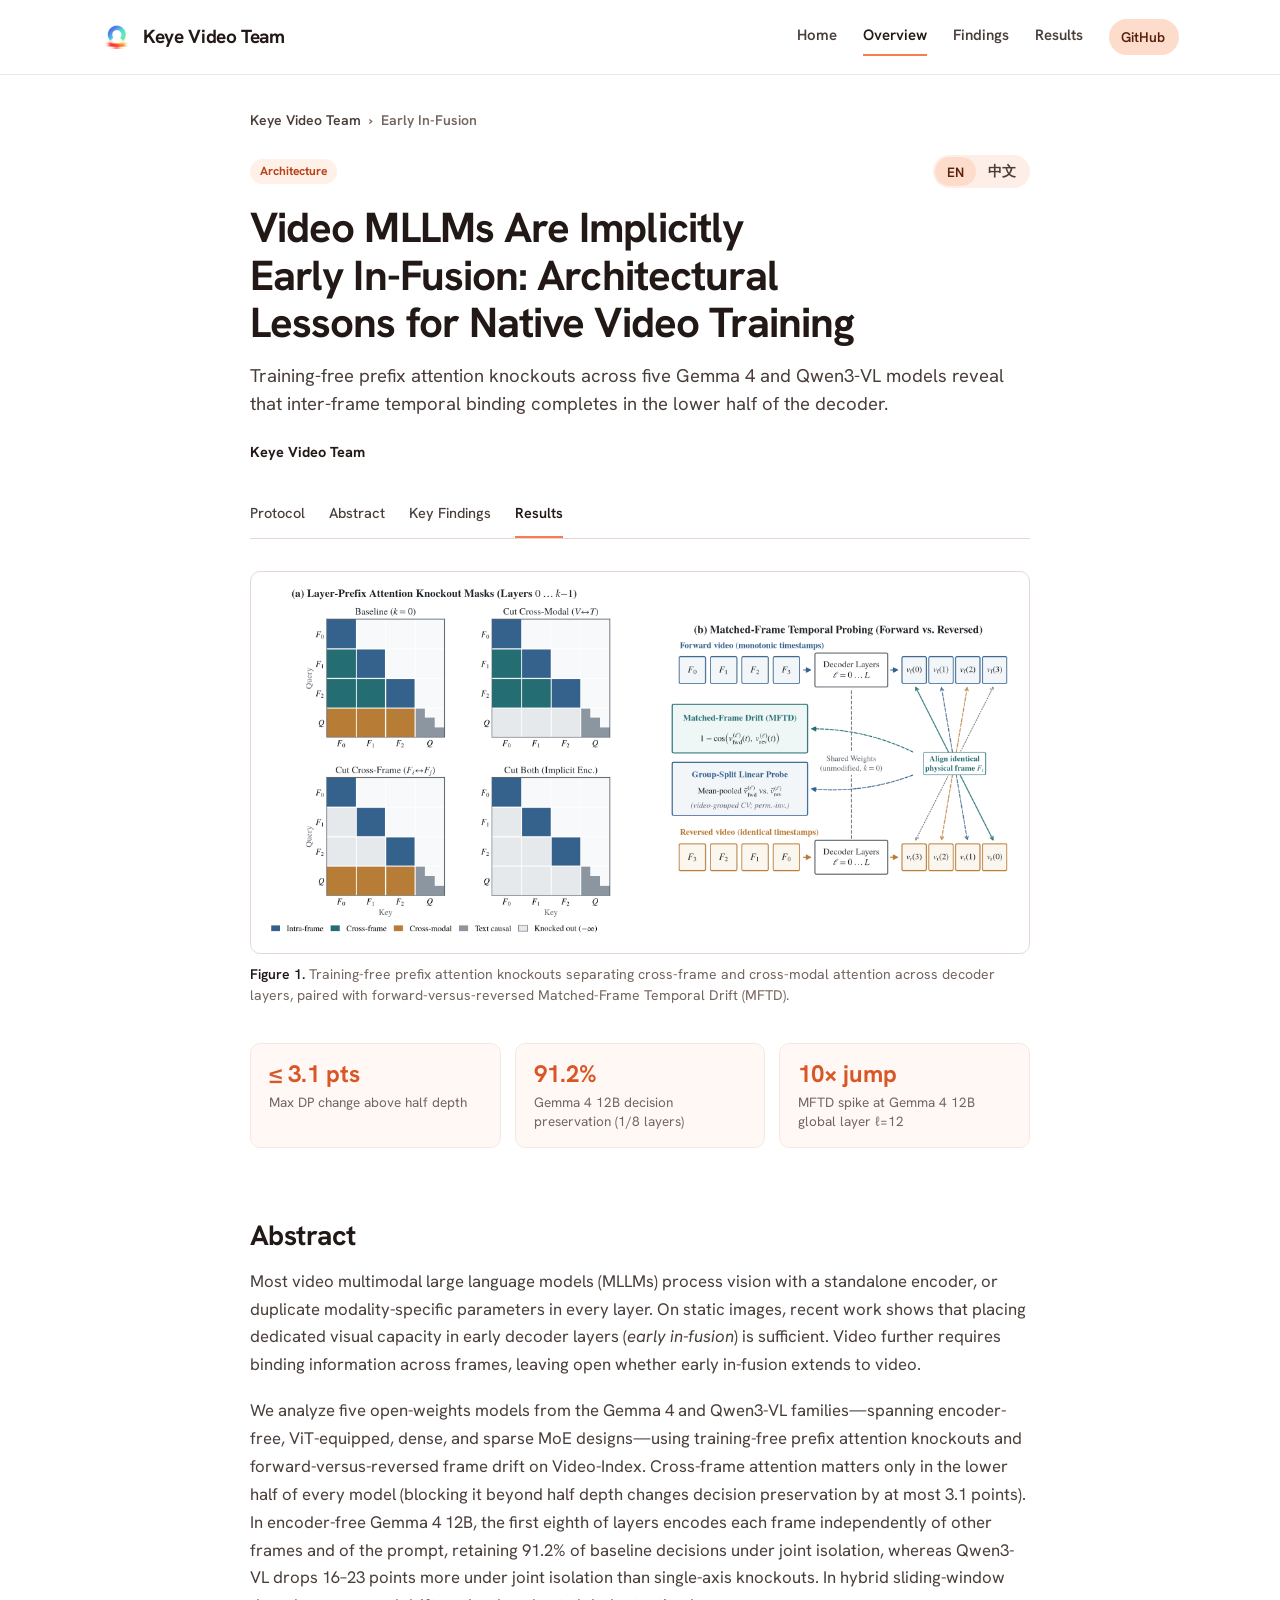
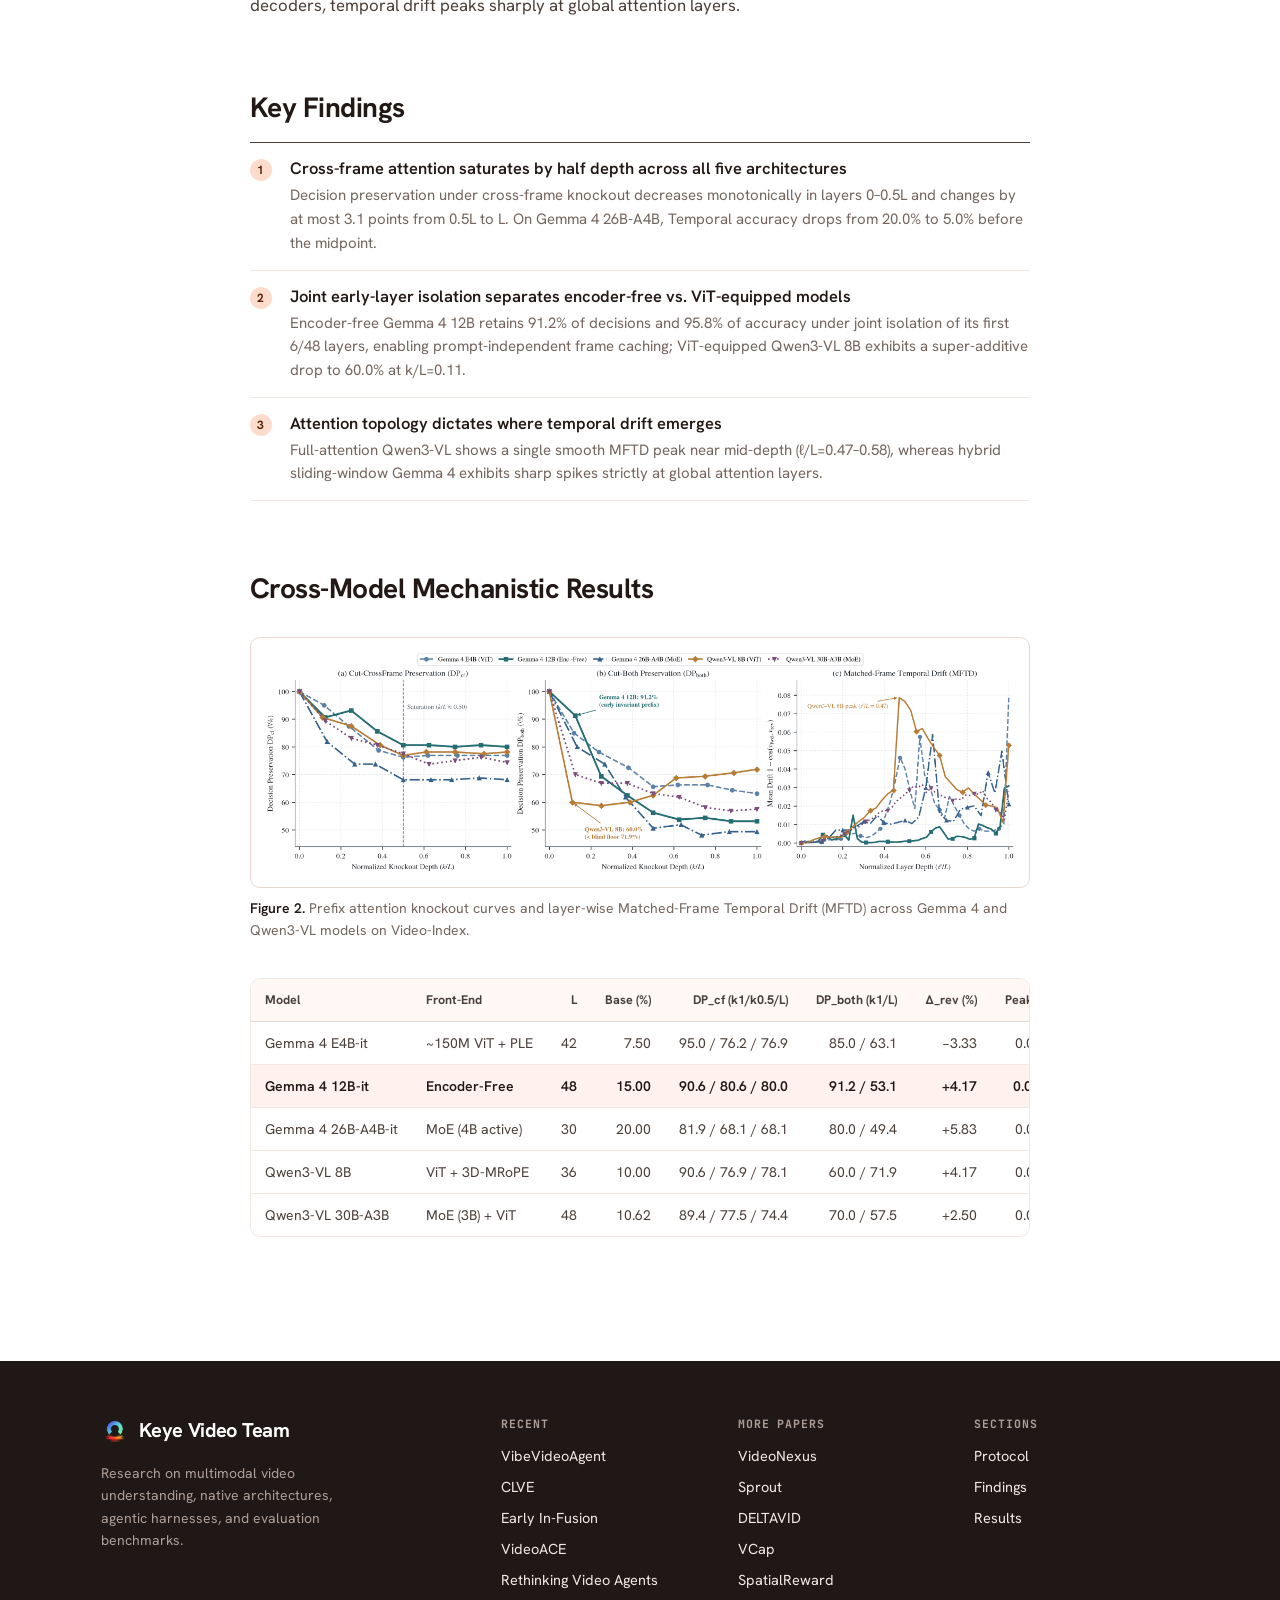
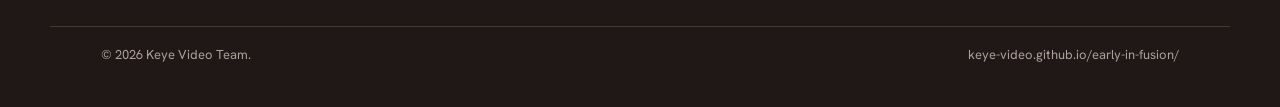
<file: early-in-fusion/index.html>
<!DOCTYPE html>
<html lang="en" data-lang="en">
<head>
<meta charset="utf-8">
<meta name="viewport" content="width=device-width, initial-scale=1">
<link rel="icon" type="image/png" href="../assets/keye-logo.png">
<title>Video MLLMs Are Implicitly Early In-Fusion | Keye Video Team</title>
<meta name="description" content="Architectural lessons for native video training via training-free prefix attention knockouts and temporal drift analysis.">
<meta name="theme-color" content="#FFFFFF">
<meta property="og:type" content="article">
<meta property="og:site_name" content="Keye Video Team">
<meta property="og:title" content="Video MLLMs Are Implicitly Early In-Fusion">
<meta property="og:description" content="Architectural lessons for native video training via training-free prefix attention knockouts and temporal drift analysis.">
<meta property="og:url" content="https://keye-video.github.io/early-in-fusion/">
<meta property="og:image" content="https://keye-video.github.io/assets/og/early-in-fusion.jpg">
<meta property="og:image:width" content="1200">
<meta property="og:image:height" content="630">
<meta name="twitter:card" content="summary_large_image">
<meta name="twitter:title" content="Video MLLMs Are Implicitly Early In-Fusion">
<meta name="twitter:description" content="Architectural lessons for native video training via training-free prefix attention knockouts and temporal drift analysis.">
<meta name="twitter:image" content="https://keye-video.github.io/assets/og/early-in-fusion.jpg">
<link rel="canonical" href="https://keye-video.github.io/early-in-fusion/">
<script type="application/ld+json">
{
  "@context": "https://schema.org",
  "@type": "ScholarlyArticle",
  "headline": "Video MLLMs Are Implicitly Early In-Fusion: Architectural Lessons for Native Video Training",
  "author": {"@type": "Organization", "name": "Keye Video Team"},
  "url": "https://keye-video.github.io/early-in-fusion/",
  "image": "https://keye-video.github.io/assets/og/early-in-fusion.jpg"
}
</script>
<link rel="preconnect" href="https://fonts.googleapis.com">
<link rel="preconnect" href="https://fonts.gstatic.com" crossorigin>
<link href="https://fonts.googleapis.com/css2?family=Hanken+Grotesk:ital,wght@0,400..700;1,400&family=JetBrains+Mono:wght@400;500;600&display=swap" rel="stylesheet">
<link rel="stylesheet" href="../assets/site.css">
</head>
<body data-sidenav>

<header class="topbar">
  <div class="topbar-inner">
    <a class="brand" href="../index.html">
      <img src="../assets/keye-logo.png" alt="Keye Video logo" width="32" height="32">
      <span>Keye Video Team</span>
    </a>
    <button type="button" class="nav-toggle" aria-label="Toggle menu" aria-expanded="false"><span class="burger"></span></button>
    <nav class="nav" aria-label="Primary navigation">
      <a href="../index.html">Home</a>
      <a class="active" href="#overview">Overview</a>
      <a href="#findings">Findings</a>
      <a href="#results">Results</a>
      <a class="nav-cta" href="https://github.com/Keye-Video" target="_blank" rel="noopener">GitHub</a>
    </nav>
  </div>
</header>

<main>
<div class="ar-page">
  <header class="ar-head" id="main" tabindex="-1">
    <div class="ar-crumb">
      <b><a href="../index.html">Keye Video Team</a></b><span>›</span><span>Early In-Fusion</span>
    </div>
    <div class="ar-eyebrow">
      <span class="badge badge-soft">Architecture</span>
      <div class="ar-lang" role="group" aria-label="Language">
        <button type="button" data-lang="en" aria-pressed="true">EN</button>
        <button type="button" data-lang="zh" aria-pressed="false">中文</button>
      </div>
    </div>

    <h1>
      <span lang="en">Video MLLMs Are Implicitly Early In-Fusion: Architectural Lessons for Native Video Training</span>
      <span lang="zh">视频多模态大模型隐式呈现早期融合：原生视频训练的架构启示</span>
    </h1>
    <p class="ar-standfirst" lang="en">Training-free prefix attention knockouts across five Gemma 4 and Qwen3-VL models reveal that inter-frame temporal binding completes in the lower half of the decoder.</p>
    <p class="ar-standfirst" lang="zh">通过对 Gemma 4 与 Qwen3-VL 系列共五个开源模型的免训练前缀注意力阻断与正反向帧漂移分析，发现跨帧时序绑定主要发生在解码器前半深度。</p>

    <div class="ar-authors-block">
      <div class="ar-affiliation"><strong>Keye Video Team</strong></div>
    </div>
  </header>

  <nav class="ar-toc" aria-label="Contents">
    <ol>
      <li><a href="#overview"><span lang="en">Protocol</span><span lang="zh">机制探针</span></a></li>
      <li><a href="#abstract"><span lang="en">Abstract</span><span lang="zh">摘要</span></a></li>
      <li><a href="#findings"><span lang="en">Key Findings</span><span lang="zh">核心发现</span></a></li>
      <li><a href="#results"><span lang="en">Results</span><span lang="zh">实验结果</span></a></li>
    </ol>
  </nav>

  <div class="ar-main">
    <aside class="ar-side-rail" aria-label="Contents">
      <div class="ar-side">
        <div class="ar-side-title"><span lang="en">Contents</span><span lang="zh">目录</span></div>
        <ol>
          <li><a href="#overview"><span lang="en">Protocol</span><span lang="zh">机制探针</span></a></li>
          <li><a href="#abstract"><span lang="en">Abstract</span><span lang="zh">摘要</span></a></li>
          <li><a href="#findings"><span lang="en">Key Findings</span><span lang="zh">核心发现</span></a></li>
          <li><a href="#results"><span lang="en">Results</span><span lang="zh">实验结果</span></a></li>
        </ol>
      </div>
    </aside>

    <figure class="ar-fig" id="overview">
      <div class="ar-fig-frame" data-zoom>
        <img src="../assets/figs/early_protocol.png" alt="Prefix attention knockout and temporal drift probing protocol">
      </div>
      <figcaption>
        <span lang="en"><strong>Figure 1.</strong> Training-free prefix attention knockouts separating cross-frame and cross-modal attention across decoder layers, paired with forward-versus-reversed Matched-Frame Temporal Drift (MFTD).</span>
        <span lang="zh"><strong>图 1.</strong> 免训练前缀注意力阻断探针，将解码器中的跨帧注意力与跨模态注意力解耦，并结合正反向播放的匹配帧时序漂移（MFTD）进行层级定位。</span>
      </figcaption>
    </figure>

    <div class="stat-strip">
      <div class="stat-box"><b>≤ 3.1 pts</b><span lang="en">Max DP change above half depth</span><span lang="zh">过半层深后阻断跨帧注意力的最大变化</span></div>
      <div class="stat-box"><b>91.2%</b><span lang="en">Gemma 4 12B decision preservation (1/8 layers)</span><span lang="zh">无编码器 Gemma 4 12B 前 1/8 层联合隔离保留率</span></div>
      <div class="stat-box"><b>10× jump</b><span lang="en">MFTD spike at Gemma 4 12B global layer ℓ=12</span><span lang="zh">混合滑窗架构在全局层 ℓ=12 出现 10 倍时序漂移跃升</span></div>
    </div>

    <section id="abstract">
      <h2><span lang="en">Abstract</span><span lang="zh">摘要</span></h2>
      <p lang="en">Most video multimodal large language models (MLLMs) process vision with a standalone encoder, or duplicate modality-specific parameters in every layer. On static images, recent work shows that placing dedicated visual capacity in early decoder layers (<em>early in-fusion</em>) is sufficient. Video further requires binding information across frames, leaving open whether early in-fusion extends to video.</p>
      <p lang="en">We analyze five open-weights models from the Gemma 4 and Qwen3-VL families—spanning encoder-free, ViT-equipped, dense, and sparse MoE designs—using training-free prefix attention knockouts and forward-versus-reversed frame drift on Video-Index. Cross-frame attention matters only in the lower half of every model (blocking it beyond half depth changes decision preservation by at most 3.1 points). In encoder-free Gemma 4 12B, the first eighth of layers encodes each frame independently of other frames and of the prompt, retaining 91.2% of baseline decisions under joint isolation, whereas Qwen3-VL drops 16–23 points more under joint isolation than single-axis knockouts. In hybrid sliding-window decoders, temporal drift peaks sharply at global attention layers.</p>
      <p lang="zh">主流视频多模态大模型往往依赖独立视觉编码器或在所有层复制模态参数。我们在 Gemma 4 与 Qwen3-VL 两个家族共五个开源模型（覆盖无编码器、ViT 编码器、稠密与稀疏 MoE）上开展机制分析，发现所有模型的跨帧注意力仅在前半层深起决定作用（过半深度后阻断决策保留率变化不超过 3.1 个百分点）；在无编码器 Gemma 4 12B 中，前 1/8 层可实现帧间与图文联合隔离并保留 91.2% 原始决策；而在混合滑窗解码器中，跨帧时序漂移集中爆发于全局注意力层。</p>
    </section>

    <section id="findings">
      <h2><span lang="en">Key Findings</span><span lang="zh">核心发现</span></h2>
      <ol class="ar-findings">
        <li>
          <div>
            <strong class="finding-head"><span lang="en">Cross-frame attention saturates by half depth across all five architectures</span><span lang="zh">跨帧注意力在全部五种架构的前半层深即趋于饱和</span></strong>
            <span lang="en">Decision preservation under cross-frame knockout decreases monotonically in layers 0–0.5L and changes by at most 3.1 points from 0.5L to L. On Gemma 4 26B-A4B, Temporal accuracy drops from 20.0% to 5.0% before the midpoint.</span>
            <span lang="zh">阻断跨帧注意力后，决策保留率在 0–0.5L 区间单调下降，而在 0.5L–L 区间波动不超过 3.1 个百分点；Gemma 4 26B-A4B 的时序题准确率在中点之前即从 20.0% 降至 5.0%。</span>
          </div>
        </li>
        <li>
          <div>
            <strong class="finding-head"><span lang="en">Joint early-layer isolation separates encoder-free vs. ViT-equipped models</span><span lang="zh">浅层联合隔离揭示无编码器与 ViT 模型的显著差异</span></strong>
            <span lang="en">Encoder-free Gemma 4 12B retains 91.2% of decisions and 95.8% of accuracy under joint isolation of its first 6/48 layers, enabling prompt-independent frame caching; ViT-equipped Qwen3-VL 8B exhibits a super-additive drop to 60.0% at k/L=0.11.</span>
            <span lang="zh">无编码器 Gemma 4 12B 在前 6/48 层联合隔离下保留 91.2% 决策与 95.8% 准确率，支持与提示词无关的帧级状态缓存；而带 ViT 的 Qwen3-VL 8B 在浅层联合隔离时出现超加性骤降。</span>
          </div>
        </li>
        <li>
          <div>
            <strong class="finding-head"><span lang="en">Attention topology dictates where temporal drift emerges</span><span lang="zh">注意力拓扑决定了跨帧时序漂移的发生位置</span></strong>
            <span lang="en">Full-attention Qwen3-VL shows a single smooth MFTD peak near mid-depth (ℓ/L=0.47–0.58), whereas hybrid sliding-window Gemma 4 exhibits sharp spikes strictly at global attention layers.</span>
            <span lang="zh">全注意力 Qwen3-VL 的时序漂移在中层形成单峰（ℓ/L=0.47–0.58），而 5 局部 + 1 全局交错的 Gemma 4 则在全局注意力层出现阶跃式尖峰。</span>
          </div>
        </li>
      </ol>
    </section>

    <section id="results">
      <h2><span lang="en">Cross-Model Mechanistic Results</span><span lang="zh">跨模型机制分析主结果</span></h2>
      <figure class="ar-fig">
        <div class="ar-fig-frame" data-zoom>
          <img src="../assets/figs/early_results.png" alt="Cross-model prefix knockout and MFTD results">
        </div>
        <figcaption>
          <span lang="en"><strong>Figure 2.</strong> Prefix attention knockout curves and layer-wise Matched-Frame Temporal Drift (MFTD) across Gemma 4 and Qwen3-VL models on Video-Index.</span>
          <span lang="zh"><strong>图 2.</strong> Gemma 4 与 Qwen3-VL 系列模型在 Video-Index 上的前缀注意力阻断曲线与逐层匹配帧时序漂移（MFTD）。</span>
        </figcaption>
      </figure>

      <div class="table-wrap">
        <table class="data-table">
          <thead>
            <tr>
              <th>Model</th>
              <th>Front-End</th>
              <th class="num">L</th>
              <th class="num">Base (%)</th>
              <th class="num">DP_cf (k1/k0.5/L)</th>
              <th class="num">DP_both (k1/L)</th>
              <th class="num">Δ_rev (%)</th>
              <th class="num">Peak MFTD (ℓ/L)</th>
            </tr>
          </thead>
          <tbody>
            <tr><td>Gemma 4 E4B-it</td><td>~150M ViT + PLE</td><td class="num">42</td><td class="num">7.50</td><td class="num">95.0 / 76.2 / 76.9</td><td class="num">85.0 / 63.1</td><td class="num">−3.33</td><td class="num">0.0574 (0.57)</td></tr>
            <tr class="hl"><td>Gemma 4 12B-it</td><td>Encoder-Free</td><td class="num">48</td><td class="num">15.00</td><td class="num">90.6 / 80.6 / 80.0</td><td class="num">91.2 / 53.1</td><td class="num">+4.17</td><td class="num">0.0297 (0.98)</td></tr>
            <tr><td>Gemma 4 26B-A4B-it</td><td>MoE (4B active)</td><td class="num">30</td><td class="num">20.00</td><td class="num">81.9 / 68.1 / 68.1</td><td class="num">80.0 / 49.4</td><td class="num">+5.83</td><td class="num">0.0587 (0.63)</td></tr>
            <tr><td>Qwen3-VL 8B</td><td>ViT + 3D-MRoPE</td><td class="num">36</td><td class="num">10.00</td><td class="num">90.6 / 76.9 / 78.1</td><td class="num">60.0 / 71.9</td><td class="num">+4.17</td><td class="num">0.0787 (0.47)</td></tr>
            <tr><td>Qwen3-VL 30B-A3B</td><td>MoE (3B) + ViT</td><td class="num">48</td><td class="num">10.62</td><td class="num">89.4 / 77.5 / 74.4</td><td class="num">70.0 / 57.5</td><td class="num">+2.50</td><td class="num">0.0315 (0.58)</td></tr>
          </tbody>
        </table>
      </div>
    </section>
  </div>
</div>
</main>

<footer class="foot">
  <div class="foot-grid">
    <div><div class="foot-brand"><img src="../assets/keye-logo.png" alt="Keye Video logo" width="28" height="28"><span>Keye Video Team</span></div><p class="foot-desc">Research on multimodal video understanding, native architectures, agentic harnesses, and evaluation benchmarks.</p></div>
    <div class="foot-col"><h4>Recent</h4><ul><li><a href="../vibevideoagent/index.html">VibeVideoAgent</a></li><li><a href="../clve/index.html">CLVE</a></li><li><a href="../early-in-fusion/index.html">Early In-Fusion</a></li><li><a href="../videoace/index.html">VideoACE</a></li><li><a href="../rethinking-video-agents/index.html">Rethinking Video Agents</a></li></ul></div>
    <div class="foot-col"><h4>More Papers</h4><ul><li><a href="../videonexus/index.html">VideoNexus</a></li><li><a href="../sprout/index.html">Sprout</a></li><li><a href="../deltavid/index.html">DELTAVID</a></li><li><a href="../vcap/index.html">VCap</a></li><li><a href="../spatialreward/index.html">SpatialReward</a></li></ul></div>
    <div class="foot-col"><h4>Sections</h4><ul><li><a href="#overview">Protocol</a></li><li><a href="#findings">Findings</a></li><li><a href="#results">Results</a></li></ul></div>
  </div>
  <div class="foot-bottom"><span>© 2026 Keye Video Team.</span><span>keye-video.github.io/early-in-fusion/</span></div>
</footer>

<script src="../assets/site.js"></script>
</body>
</html>
</file>
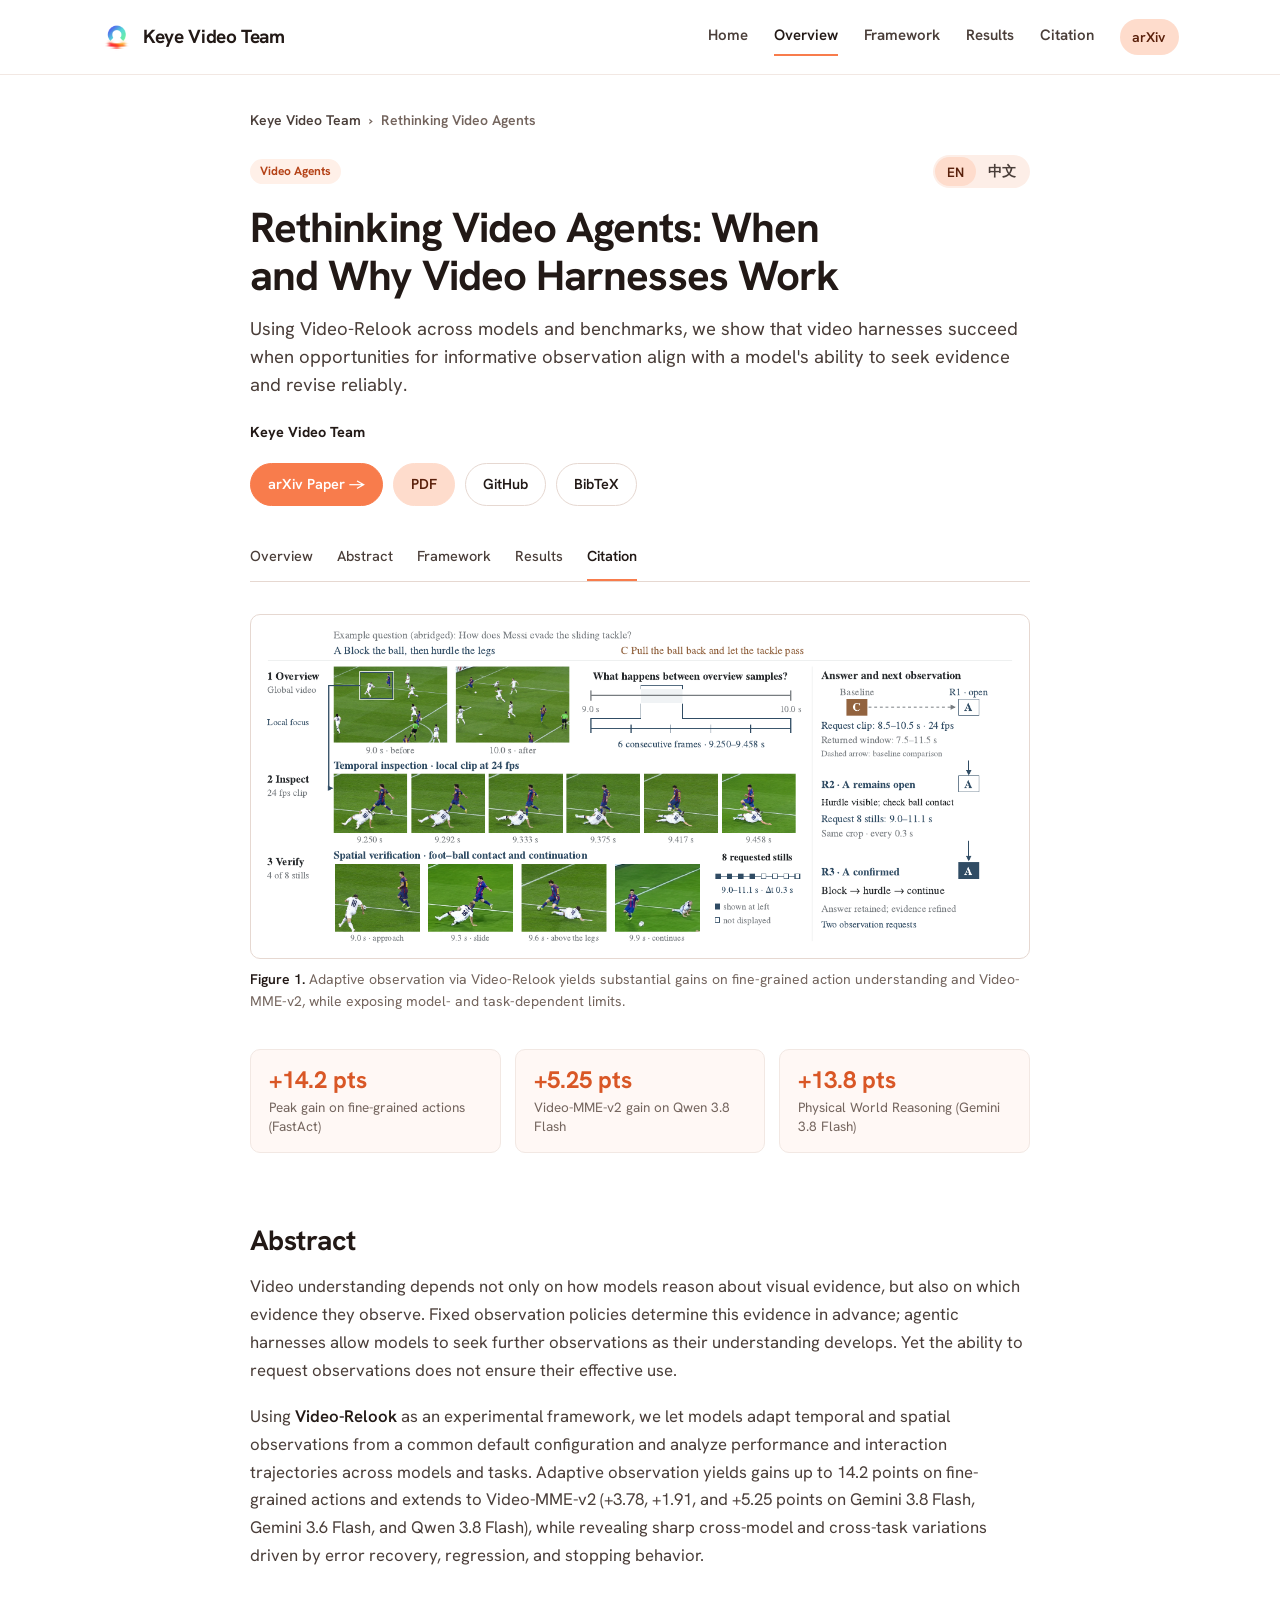
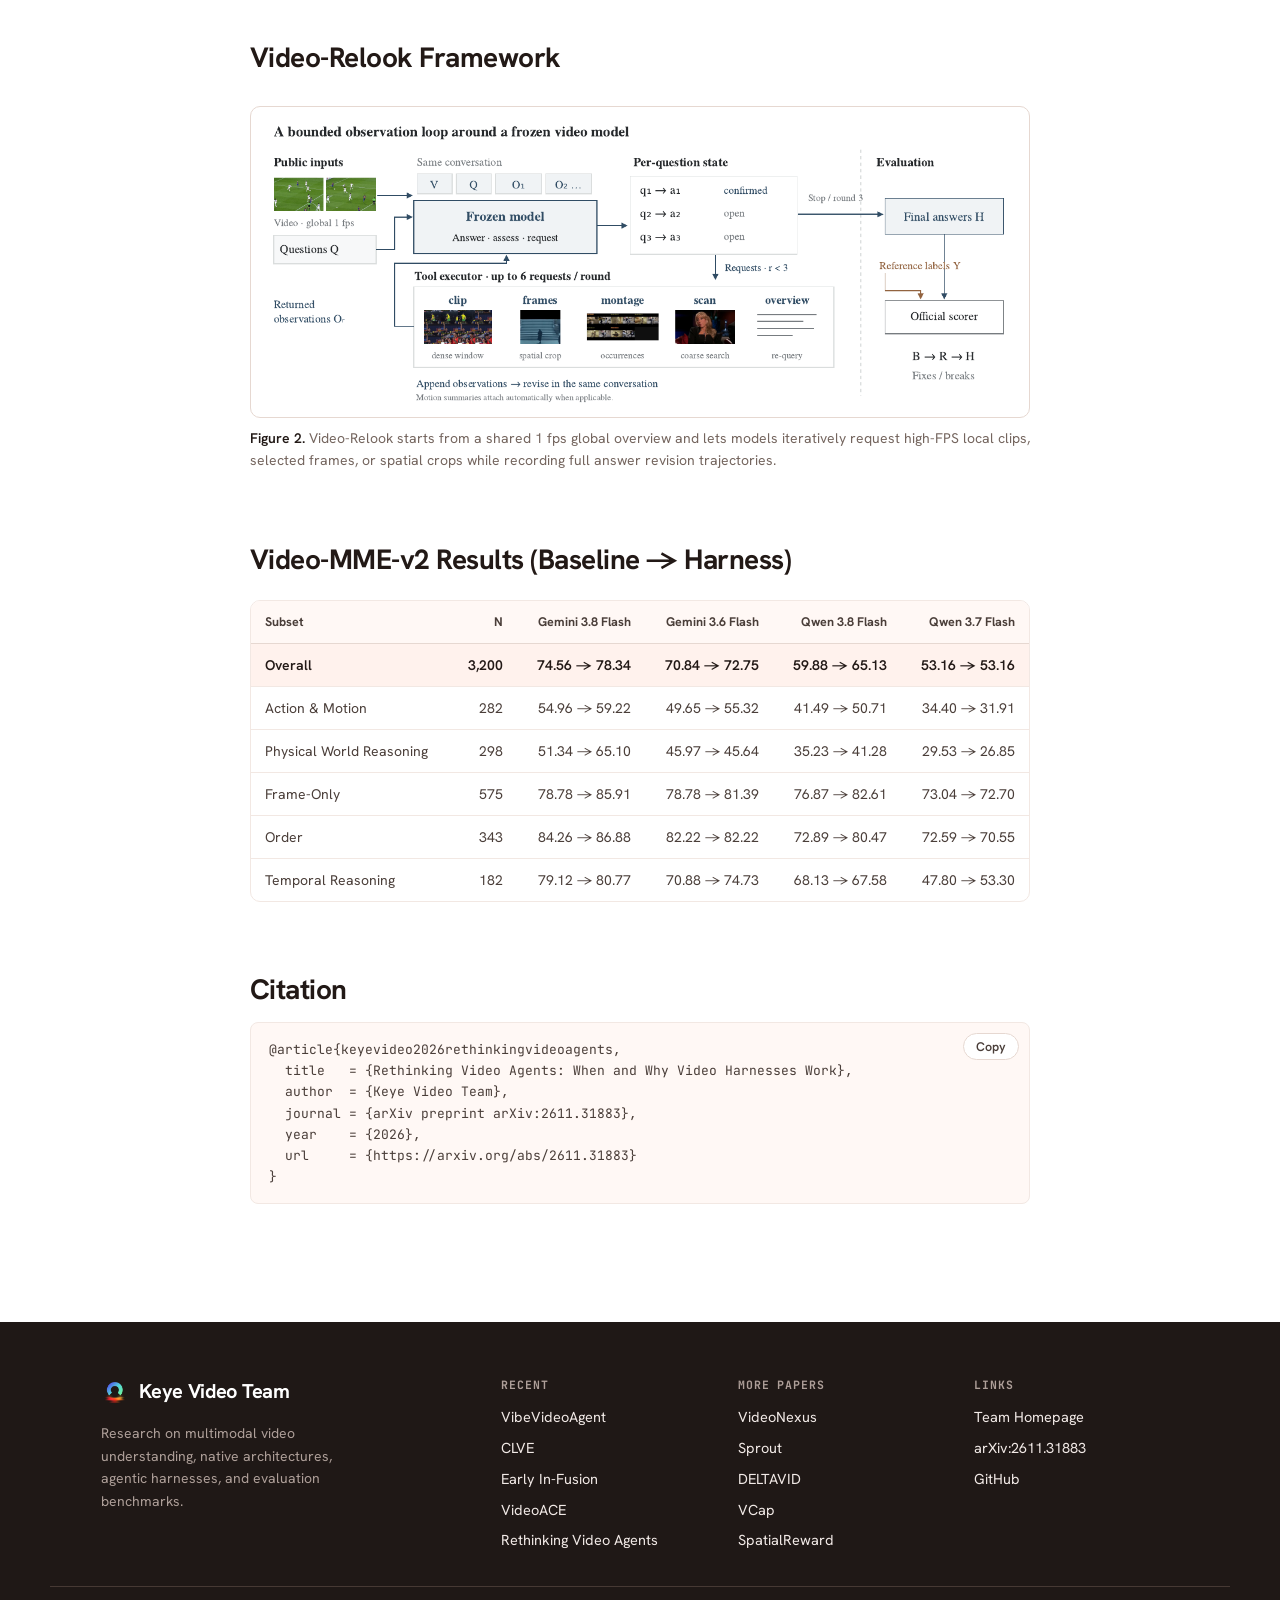
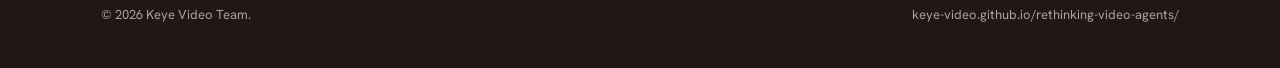
<file: rethinking-video-agents/index.html>
<!DOCTYPE html>
<html lang="en" data-lang="en">
<head>
<meta charset="utf-8">
<meta name="viewport" content="width=device-width, initial-scale=1">
<link rel="icon" type="image/png" href="../assets/keye-logo.png">
<title>Rethinking Video Agents | Keye Video Team</title>
<meta name="description" content="Rethinking Video Agents: When and Why Video Harnesses Work by Keye Video Team.">
<meta name="theme-color" content="#FFFFFF">
<meta property="og:type" content="article">
<meta property="og:site_name" content="Keye Video Team">
<meta property="og:title" content="Rethinking Video Agents: When and Why Video Harnesses Work">
<meta property="og:description" content="Analyzing when autonomous temporal-spatial video harnesses yield real gains versus regressions across models and benchmarks.">
<meta property="og:url" content="https://keye-video.github.io/rethinking-video-agents/">
<meta property="og:image" content="https://keye-video.github.io/assets/og/rethinking-video-agents.jpg">
<meta property="og:image:width" content="1200">
<meta property="og:image:height" content="630">
<meta name="twitter:card" content="summary_large_image">
<meta name="twitter:title" content="Rethinking Video Agents: When and Why Video Harnesses Work">
<meta name="twitter:description" content="Analyzing when autonomous temporal-spatial video harnesses yield real gains versus regressions across models and benchmarks.">
<meta name="twitter:image" content="https://keye-video.github.io/assets/og/rethinking-video-agents.jpg">
<link rel="canonical" href="https://keye-video.github.io/rethinking-video-agents/">
<script type="application/ld+json">
{
  "@context": "https://schema.org",
  "@type": "ScholarlyArticle",
  "headline": "Rethinking Video Agents: When and Why Video Harnesses Work",
  "author": {"@type": "Organization", "name": "Keye Video Team"},
  "url": "https://keye-video.github.io/rethinking-video-agents/",
  "sameAs": "https://arxiv.org/abs/2611.31883",
  "image": "https://keye-video.github.io/assets/og/rethinking-video-agents.jpg"
}
</script>
<link rel="preconnect" href="https://fonts.googleapis.com">
<link rel="preconnect" href="https://fonts.gstatic.com" crossorigin>
<link href="https://fonts.googleapis.com/css2?family=Hanken+Grotesk:ital,wght@0,400..700;1,400&family=JetBrains+Mono:wght@400;500;600&display=swap" rel="stylesheet">
<link rel="stylesheet" href="../assets/site.css">
</head>
<body data-sidenav>

<header class="topbar">
  <div class="topbar-inner">
    <a class="brand" href="../index.html">
      <img src="../assets/keye-logo.png" alt="Keye Video logo" width="32" height="32">
      <span>Keye Video Team</span>
    </a>
    <button type="button" class="nav-toggle" aria-label="Toggle menu" aria-expanded="false"><span class="burger"></span></button>
    <nav class="nav" aria-label="Primary navigation">
      <a href="../index.html">Home</a>
      <a class="active" href="#overview">Overview</a>
      <a href="#framework">Framework</a>
      <a href="#results">Results</a>
      <a href="#citation">Citation</a>
      <a class="nav-cta" href="https://arxiv.org/abs/2611.31883" target="_blank" rel="noopener">arXiv</a>
    </nav>
  </div>
</header>

<main>
<div class="ar-page">
  <header class="ar-head" id="main" tabindex="-1">
    <div class="ar-crumb"><b><a href="../index.html">Keye Video Team</a></b><span>›</span><span>Rethinking Video Agents</span></div>
    <div class="ar-eyebrow">
      <span class="badge badge-soft">Video Agents</span>
      <div class="ar-lang" role="group" aria-label="Language">
        <button type="button" data-lang="en" aria-pressed="true">EN</button>
        <button type="button" data-lang="zh" aria-pressed="false">中文</button>
      </div>
    </div>

    <h1>
      <span lang="en">Rethinking Video Agents: When and Why Video Harnesses Work</span>
      <span lang="zh">重思视频智能体：视频 Harness 何时以及为何有效</span>
    </h1>
    <p class="ar-standfirst" lang="en">Using Video-Relook across models and benchmarks, we show that video harnesses succeed when opportunities for informative observation align with a model's ability to seek evidence and revise reliably.</p>
    <p class="ar-standfirst" lang="zh">基于 Video-Relook 框架跨模型与跨任务实证分析，揭示视频 Harness 生效的关键在于“高信息量观测机会”与“模型证据获取及可靠修正能力”的匹配。</p>

    <div class="ar-authors-block">
      <div class="ar-affiliation"><strong>Keye Video Team</strong></div>
    </div>

    <div class="ar-actions">
      <a class="pill-btn solid" href="https://arxiv.org/abs/2611.31883" target="_blank" rel="noopener">arXiv Paper →</a>
      <a class="pill-btn primary" href="https://arxiv.org/pdf/2611.31883" target="_blank" rel="noopener">PDF</a>
      <a class="pill-btn" href="https://github.com/Keye-Video" target="_blank" rel="noopener">GitHub</a>
      <a class="pill-btn" href="#citation">BibTeX</a>
    </div>
  </header>

  <nav class="ar-toc" aria-label="Contents">
    <ol>
      <li><a href="#overview"><span lang="en">Overview</span><span lang="zh">概览</span></a></li>
      <li><a href="#abstract"><span lang="en">Abstract</span><span lang="zh">摘要</span></a></li>
      <li><a href="#framework"><span lang="en">Framework</span><span lang="zh">框架</span></a></li>
      <li><a href="#results"><span lang="en">Results</span><span lang="zh">实验结果</span></a></li>
      <li><a href="#citation"><span lang="en">Citation</span><span lang="zh">引用</span></a></li>
    </ol>
  </nav>

  <div class="ar-main">
    <aside class="ar-side-rail" aria-label="Contents">
      <div class="ar-side">
        <div class="ar-side-title"><span lang="en">Contents</span><span lang="zh">目录</span></div>
        <ol>
          <li><a href="#overview"><span lang="en">Overview</span><span lang="zh">概览</span></a></li>
          <li><a href="#abstract"><span lang="en">Abstract</span><span lang="zh">摘要</span></a></li>
          <li><a href="#framework"><span lang="en">Framework</span><span lang="zh">框架</span></a></li>
          <li><a href="#results"><span lang="en">Results</span><span lang="zh">实验结果</span></a></li>
          <li><a href="#citation"><span lang="en">Citation</span><span lang="zh">引用</span></a></li>
        </ol>
      </div>
    </aside>

    <figure class="ar-fig" id="overview">
      <div class="ar-fig-frame" data-zoom>
        <img src="../assets/figs/relook_teaser.png" alt="Rethinking Video Agents teaser overview">
      </div>
      <figcaption>
        <span lang="en"><strong>Figure 1.</strong> Adaptive observation via Video-Relook yields substantial gains on fine-grained action understanding and Video-MME-v2, while exposing model- and task-dependent limits.</span>
        <span lang="zh"><strong>图 1.</strong> Video-Relook 自适应观测在细粒度动作与 Video-MME-v2 上带来显著提升，同时揭示了其收益在不同模型与任务间的边界条件。</span>
      </figcaption>
    </figure>

    <div class="stat-strip">
      <div class="stat-box"><b>+14.2 pts</b><span lang="en">Peak gain on fine-grained actions (FastAct)</span><span lang="zh">细粒度动作基准最高增益</span></div>
      <div class="stat-box"><b>+5.25 pts</b><span lang="en">Video-MME-v2 gain on Qwen 3.8 Flash</span><span lang="zh">Qwen 3.8 Flash 在 Video-MME-v2 上的提升</span></div>
      <div class="stat-box"><b>+13.8 pts</b><span lang="en">Physical World Reasoning (Gemini 3.8 Flash)</span><span lang="zh">Gemini 3.8 Flash 物理世界推理提升</span></div>
    </div>

    <section id="abstract">
      <h2><span lang="en">Abstract</span><span lang="zh">摘要</span></h2>
      <p lang="en">Video understanding depends not only on how models reason about visual evidence, but also on which evidence they observe. Fixed observation policies determine this evidence in advance; agentic harnesses allow models to seek further observations as their understanding develops. Yet the ability to request observations does not ensure their effective use.</p>
      <p lang="en">Using <strong>Video-Relook</strong> as an experimental framework, we let models adapt temporal and spatial observations from a common default configuration and analyze performance and interaction trajectories across models and tasks. Adaptive observation yields gains up to 14.2 points on fine-grained actions and extends to Video-MME-v2 (+3.78, +1.91, and +5.25 points on Gemini 3.8 Flash, Gemini 3.6 Flash, and Qwen 3.8 Flash), while revealing sharp cross-model and cross-task variations driven by error recovery, regression, and stopping behavior.</p>
      <p lang="zh">视频理解不仅取决于模型如何推理，还取决于模型观测到了哪些视觉证据。我们基于 <strong>Video-Relook</strong> 框架让模型从统一默认配置出发自主调整时空观测，系统分析多模型与多任务下的收益与轨迹：自适应观测在细粒度动作上最高提升 14.2 分，并泛化至 Video-MME-v2；同时揭示 harness 的真实收益取决于观测机会与模型纠错、防退化及停止策略之间的协同。</p>
    </section>

    <section id="framework">
      <h2><span lang="en">Video-Relook Framework</span><span lang="zh">Video-Relook 实验框架</span></h2>
      <figure class="ar-fig">
        <div class="ar-fig-frame" data-zoom>
          <img src="../assets/figs/relook_framework.png" alt="Video-Relook adaptive observation framework">
        </div>
        <figcaption>
          <span lang="en"><strong>Figure 2.</strong> Video-Relook starts from a shared 1 fps global overview and lets models iteratively request high-FPS local clips, selected frames, or spatial crops while recording full answer revision trajectories.</span>
          <span lang="zh"><strong>图 2.</strong> Video-Relook 从统一的 1 fps 全局概览出发，支持模型按需调用局部高帧率片段、关键帧与空间裁剪，并全程追踪答案修正轨迹。</span>
        </figcaption>
      </figure>
    </section>

    <section id="results">
      <h2><span lang="en">Video-MME-v2 Results (Baseline → Harness)</span><span lang="zh">Video-MME-v2 实验结果（基线 → Harness）</span></h2>
      <div class="table-wrap">
        <table class="data-table">
          <thead>
            <tr>
              <th>Subset</th>
              <th class="num">N</th>
              <th class="num">Gemini 3.8 Flash</th>
              <th class="num">Gemini 3.6 Flash</th>
              <th class="num">Qwen 3.8 Flash</th>
              <th class="num">Qwen 3.7 Flash</th>
            </tr>
          </thead>
          <tbody>
            <tr class="hl"><td>Overall</td><td class="num">3,200</td><td class="num">74.56 → 78.34</td><td class="num">70.84 → 72.75</td><td class="num">59.88 → 65.13</td><td class="num">53.16 → 53.16</td></tr>
            <tr><td>Action &amp; Motion</td><td class="num">282</td><td class="num">54.96 → 59.22</td><td class="num">49.65 → 55.32</td><td class="num">41.49 → 50.71</td><td class="num">34.40 → 31.91</td></tr>
            <tr><td>Physical World Reasoning</td><td class="num">298</td><td class="num">51.34 → 65.10</td><td class="num">45.97 → 45.64</td><td class="num">35.23 → 41.28</td><td class="num">29.53 → 26.85</td></tr>
            <tr><td>Frame-Only</td><td class="num">575</td><td class="num">78.78 → 85.91</td><td class="num">78.78 → 81.39</td><td class="num">76.87 → 82.61</td><td class="num">73.04 → 72.70</td></tr>
            <tr><td>Order</td><td class="num">343</td><td class="num">84.26 → 86.88</td><td class="num">82.22 → 82.22</td><td class="num">72.89 → 80.47</td><td class="num">72.59 → 70.55</td></tr>
            <tr><td>Temporal Reasoning</td><td class="num">182</td><td class="num">79.12 → 80.77</td><td class="num">70.88 → 74.73</td><td class="num">68.13 → 67.58</td><td class="num">47.80 → 53.30</td></tr>
          </tbody>
        </table>
      </div>
    </section>

    <section id="citation">
      <h2><span lang="en">Citation</span><span lang="zh">引用格式</span></h2>
      <pre><code>@article{keyevideo2026rethinkingvideoagents,
  title   = {Rethinking Video Agents: When and Why Video Harnesses Work},
  author  = {Keye Video Team},
  journal = {arXiv preprint arXiv:2611.31883},
  year    = {2026},
  url     = {https://arxiv.org/abs/2611.31883}
}</code></pre>
    </section>
  </div>
</div>
</main>

<footer class="foot">
  <div class="foot-grid">
    <div><div class="foot-brand"><img src="../assets/keye-logo.png" alt="Keye Video logo" width="28" height="28"><span>Keye Video Team</span></div><p class="foot-desc">Research on multimodal video understanding, native architectures, agentic harnesses, and evaluation benchmarks.</p></div>
    <div class="foot-col"><h4>Recent</h4><ul><li><a href="../vibevideoagent/index.html">VibeVideoAgent</a></li><li><a href="../clve/index.html">CLVE</a></li><li><a href="../early-in-fusion/index.html">Early In-Fusion</a></li><li><a href="../videoace/index.html">VideoACE</a></li><li><a href="../rethinking-video-agents/index.html">Rethinking Video Agents</a></li></ul></div>
    <div class="foot-col"><h4>More Papers</h4><ul><li><a href="../videonexus/index.html">VideoNexus</a></li><li><a href="../sprout/index.html">Sprout</a></li><li><a href="../deltavid/index.html">DELTAVID</a></li><li><a href="../vcap/index.html">VCap</a></li><li><a href="../spatialreward/index.html">SpatialReward</a></li></ul></div>
    <div class="foot-col"><h4>Links</h4><ul><li><a href="../index.html">Team Homepage</a></li><li><a href="https://arxiv.org/abs/2611.31883" target="_blank" rel="noopener">arXiv:2611.31883</a></li><li><a href="https://github.com/Keye-Video" target="_blank" rel="noopener">GitHub</a></li></ul></div>
  </div>
  <div class="foot-bottom"><span>© 2026 Keye Video Team.</span><span>keye-video.github.io/rethinking-video-agents/</span></div>
</footer>

<script src="../assets/site.js"></script>
</body>
</html>
</file>
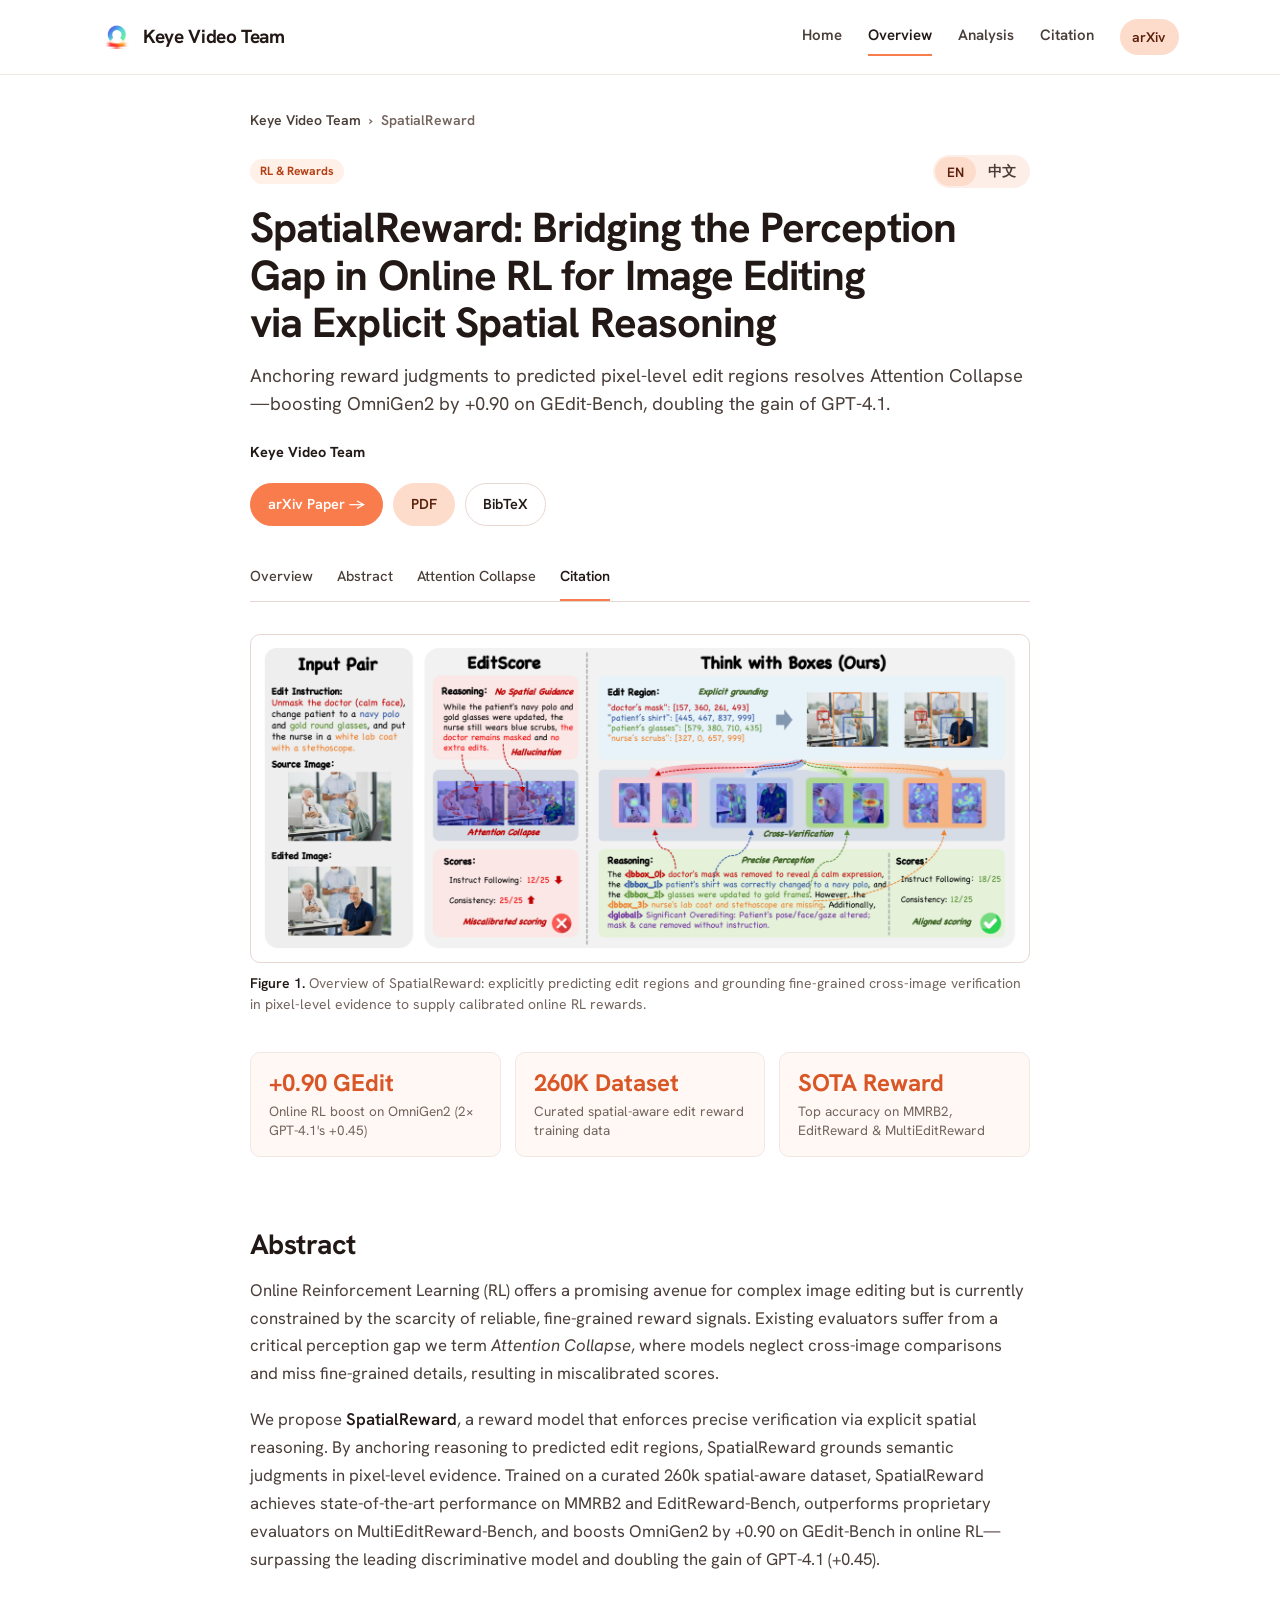
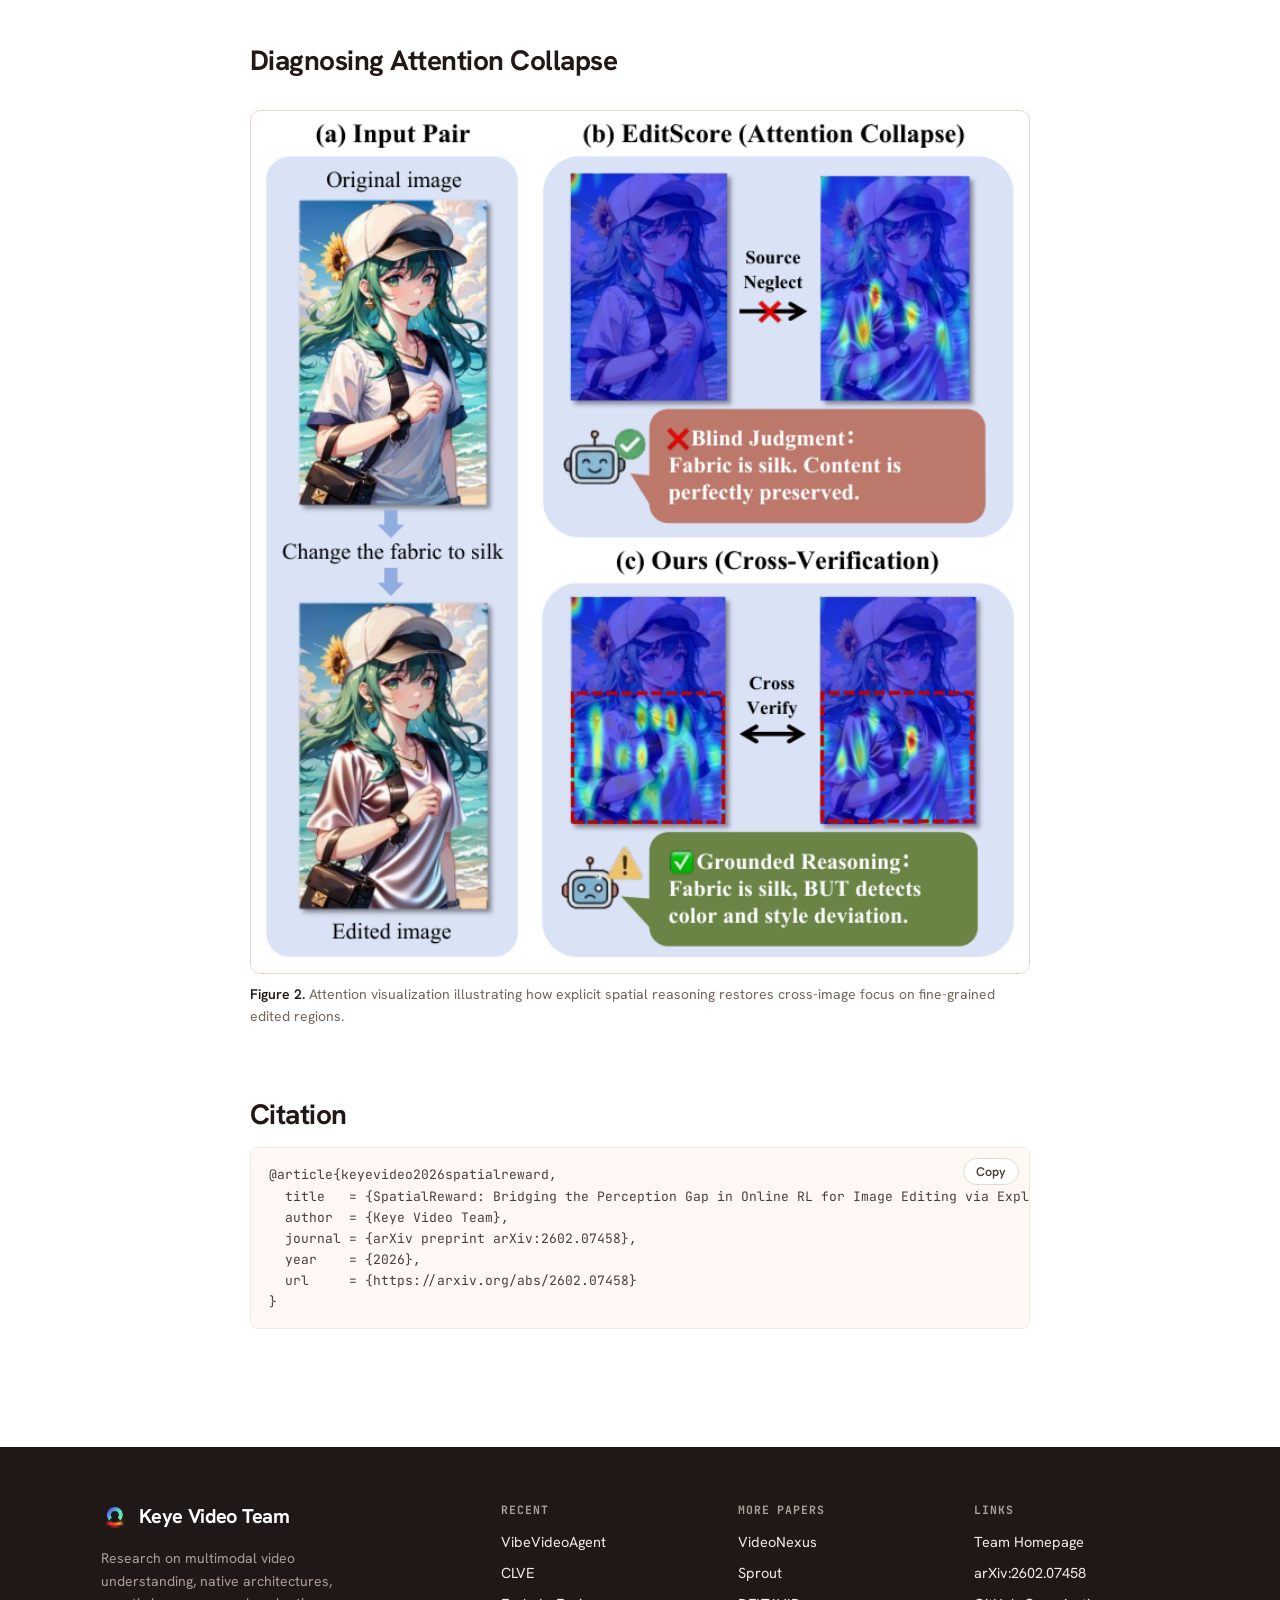
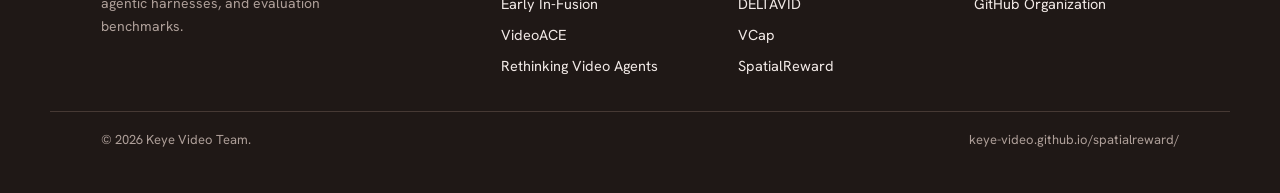
<file: spatialreward/index.html>
<!DOCTYPE html>
<html lang="en" data-lang="en">
<head>
<meta charset="utf-8">
<meta name="viewport" content="width=device-width, initial-scale=1">
<link rel="icon" type="image/png" href="../assets/keye-logo.png">
<title>SpatialReward: Explicit Spatial Reasoning for Online RL | Keye Video Team</title>
<meta name="description" content="SpatialReward (arXiv:2602.07458): Bridging the Perception Gap in Online RL for Image Editing via Explicit Spatial Reasoning.">
<meta name="theme-color" content="#FFFFFF">
<meta property="og:type" content="article">
<meta property="og:site_name" content="Keye Video Team">
<meta property="og:title" content="SpatialReward: Explicit Spatial Reasoning for Online RL">
<meta property="og:description" content="Bridging the perception gap in online RL for image editing via explicit spatial reasoning (+0.90 on GEdit-Bench).">
<meta property="og:url" content="https://keye-video.github.io/spatialreward/">
<meta property="og:image" content="https://keye-video.github.io/assets/og/spatialreward.jpg">
<meta property="og:image:width" content="1200">
<meta property="og:image:height" content="630">
<meta name="twitter:card" content="summary_large_image">
<meta name="twitter:title" content="SpatialReward: Explicit Spatial Reasoning for Online RL">
<meta name="twitter:description" content="Bridging the perception gap in online RL for image editing via explicit spatial reasoning (+0.90 on GEdit-Bench).">
<meta name="twitter:image" content="https://keye-video.github.io/assets/og/spatialreward.jpg">
<link rel="canonical" href="https://keye-video.github.io/spatialreward/">
<script type="application/ld+json">
{
  "@context": "https://schema.org",
  "@type": "ScholarlyArticle",
  "headline": "SpatialReward: Bridging the Perception Gap in Online RL for Image Editing via Explicit Spatial Reasoning",
  "author": {"@type": "Organization", "name": "Keye Video Team"},
  "url": "https://keye-video.github.io/spatialreward/",
  "sameAs": "https://arxiv.org/abs/2602.07458",
  "image": "https://keye-video.github.io/assets/og/spatialreward.jpg"
}
</script>
<link rel="preconnect" href="https://fonts.googleapis.com">
<link rel="preconnect" href="https://fonts.gstatic.com" crossorigin>
<link href="https://fonts.googleapis.com/css2?family=Hanken+Grotesk:ital,wght@0,400..700;1,400&family=JetBrains+Mono:wght@400;500;600&display=swap" rel="stylesheet">
<link rel="stylesheet" href="../assets/site.css">
</head>
<body data-sidenav>

<header class="topbar">
  <div class="topbar-inner">
    <a class="brand" href="../index.html">
      <img src="../assets/keye-logo.png" alt="Keye Video logo" width="32" height="32">
      <span>Keye Video Team</span>
    </a>
    <button type="button" class="nav-toggle" aria-label="Toggle menu" aria-expanded="false"><span class="burger"></span></button>
    <nav class="nav" aria-label="Primary navigation">
      <a href="../index.html">Home</a>
      <a class="active" href="#overview">Overview</a>
      <a href="#attention">Analysis</a>
      <a href="#citation">Citation</a>
      <a class="nav-cta" href="https://arxiv.org/abs/2602.07458" target="_blank" rel="noopener">arXiv</a>
    </nav>
  </div>
</header>

<main>
<div class="ar-page">
  <header class="ar-head" id="main" tabindex="-1">
    <div class="ar-crumb"><b><a href="../index.html">Keye Video Team</a></b><span>›</span><span>SpatialReward</span></div>
    <div class="ar-eyebrow">
      <span class="badge badge-soft">RL &amp; Rewards</span>
      <div class="ar-lang" role="group" aria-label="Language">
        <button type="button" data-lang="en" aria-pressed="true">EN</button>
        <button type="button" data-lang="zh" aria-pressed="false">中文</button>
      </div>
    </div>

    <h1>
      <span lang="en">SpatialReward: Bridging the Perception Gap in Online RL for Image Editing via Explicit Spatial Reasoning</span>
      <span lang="zh">SpatialReward：通过显式空间推理弥合图像编辑在线强化学习的感知鸿沟</span>
    </h1>
    <p class="ar-standfirst" lang="en">Anchoring reward judgments to predicted pixel-level edit regions resolves Attention Collapse—boosting OmniGen2 by +0.90 on GEdit-Bench, doubling the gain of GPT-4.1.</p>
    <p class="ar-standfirst" lang="zh">通过将奖励判断显式锚定至预测编辑区域来破解跨图“注意力坍缩”难题，在线强化学习中将 OmniGen2 在 GEdit-Bench 上提升 +0.90，达到 GPT-4.1 增益的两倍。</p>

    <div class="ar-authors-block"><div class="ar-affiliation"><strong>Keye Video Team</strong></div></div>

    <div class="ar-actions">
      <a class="pill-btn solid" href="https://arxiv.org/abs/2602.07458" target="_blank" rel="noopener">arXiv Paper →</a>
      <a class="pill-btn primary" href="https://arxiv.org/pdf/2602.07458" target="_blank" rel="noopener">PDF</a>
      <a class="pill-btn" href="#citation">BibTeX</a>
    </div>
  </header>

  <nav class="ar-toc" aria-label="Contents">
    <ol>
      <li><a href="#overview"><span lang="en">Overview</span><span lang="zh">概览</span></a></li>
      <li><a href="#abstract"><span lang="en">Abstract</span><span lang="zh">摘要</span></a></li>
      <li><a href="#attention"><span lang="en">Attention Collapse</span><span lang="zh">注意力坍缩分析</span></a></li>
      <li><a href="#citation"><span lang="en">Citation</span><span lang="zh">引用</span></a></li>
    </ol>
  </nav>

  <div class="ar-main">
    <aside class="ar-side-rail" aria-label="Contents">
      <div class="ar-side">
        <div class="ar-side-title"><span lang="en">Contents</span><span lang="zh">目录</span></div>
        <ol>
          <li><a href="#overview"><span lang="en">Overview</span><span lang="zh">概览</span></a></li>
          <li><a href="#abstract"><span lang="en">Abstract</span><span lang="zh">摘要</span></a></li>
          <li><a href="#attention"><span lang="en">Attention Collapse</span><span lang="zh">注意力坍缩分析</span></a></li>
          <li><a href="#citation"><span lang="en">Citation</span><span lang="zh">引用</span></a></li>
        </ol>
      </div>
    </aside>

    <figure class="ar-fig" id="overview">
      <div class="ar-fig-frame" data-zoom>
        <img src="../assets/figs/spatialreward_overview.png" alt="SpatialReward explicit spatial reasoning reward model overview">
      </div>
      <figcaption>
        <span lang="en"><strong>Figure 1.</strong> Overview of SpatialReward: explicitly predicting edit regions and grounding fine-grained cross-image verification in pixel-level evidence to supply calibrated online RL rewards.</span>
        <span lang="zh"><strong>图 1.</strong> SpatialReward 总览：通过显式预测编辑区域并将跨图验证锚定于像素级证据，为在线强化学习提供精准可靠的细粒度奖励。</span>
      </figcaption>
    </figure>

    <div class="stat-strip">
      <div class="stat-box"><b>+0.90 GEdit</b><span lang="en">Online RL boost on OmniGen2 (2× GPT-4.1's +0.45)</span><span lang="zh">在线 RL 将 OmniGen2 提升 +0.90（GPT-4.1 的两倍）</span></div>
      <div class="stat-box"><b>260K Dataset</b><span lang="en">Curated spatial-aware edit reward training data</span><span lang="zh">构建 26 万条空间感知编辑奖励训练数据</span></div>
      <div class="stat-box"><b>SOTA Reward</b><span lang="en">Top accuracy on MMRB2, EditReward &amp; MultiEditReward</span><span lang="zh">在 MMRB2、EditReward 与 MultiEditReward 取得 SOTA</span></div>
    </div>

    <section id="abstract">
      <h2><span lang="en">Abstract</span><span lang="zh">摘要</span></h2>
      <p lang="en">Online Reinforcement Learning (RL) offers a promising avenue for complex image editing but is currently constrained by the scarcity of reliable, fine-grained reward signals. Existing evaluators suffer from a critical perception gap we term <em>Attention Collapse</em>, where models neglect cross-image comparisons and miss fine-grained details, resulting in miscalibrated scores.</p>
      <p lang="en">We propose <strong>SpatialReward</strong>, a reward model that enforces precise verification via explicit spatial reasoning. By anchoring reasoning to predicted edit regions, SpatialReward grounds semantic judgments in pixel-level evidence. Trained on a curated 260k spatial-aware dataset, SpatialReward achieves state-of-the-art performance on MMRB2 and EditReward-Bench, outperforms proprietary evaluators on MultiEditReward-Bench, and boosts OmniGen2 by +0.90 on GEdit-Bench in online RL—surpassing the leading discriminative model and doubling the gain of GPT-4.1 (+0.45).</p>
      <p lang="zh">复杂图像编辑的在线强化学习长期受限于可靠细粒度奖励信号的匮乏，现有评测器普遍存在忽视跨图比对与细节失准的“注意力坍缩”现象。本文提出 <strong>SpatialReward</strong>，通过显式空间推理将语义评判锚定到预测的像素级编辑区域。基于 26 万条空间感知数据训练后，SpatialReward 在 MMRB2 与 EditReward-Bench 刷新 SOTA，并在 MultiEditReward-Bench 超越闭源评测器；作为在线 RL 奖励信号，可将 OmniGen2 在 GEdit-Bench 上提升 +0.90，达到 GPT-4.1（+0.45）增益的两倍。</p>
    </section>

    <section id="attention">
      <h2><span lang="en">Diagnosing Attention Collapse</span><span lang="zh">注意力坍缩诊断可视化</span></h2>
      <figure class="ar-fig">
        <div class="ar-fig-frame" data-zoom>
          <img src="../assets/figs/spatialreward_attn.png" alt="Attention visualization comparing baseline evaluators vs SpatialReward">
        </div>
        <figcaption>
          <span lang="en"><strong>Figure 2.</strong> Attention visualization illustrating how explicit spatial reasoning restores cross-image focus on fine-grained edited regions.</span>
          <span lang="zh"><strong>图 2.</strong> 注意力可视化对比，展示显式空间推理如何恢复模型对跨图细粒度编辑区域的精准聚焦。</span>
        </figcaption>
      </figure>
    </section>

    <section id="citation">
      <h2><span lang="en">Citation</span><span lang="zh">引用格式</span></h2>
      <pre><code>@article{keyevideo2026spatialreward,
  title   = {SpatialReward: Bridging the Perception Gap in Online RL for Image Editing via Explicit Spatial Reasoning},
  author  = {Keye Video Team},
  journal = {arXiv preprint arXiv:2602.07458},
  year    = {2026},
  url     = {https://arxiv.org/abs/2602.07458}
}</code></pre>
    </section>
  </div>
</div>
</main>

<footer class="foot">
  <div class="foot-grid">
    <div><div class="foot-brand"><img src="../assets/keye-logo.png" alt="Keye Video logo" width="28" height="28"><span>Keye Video Team</span></div><p class="foot-desc">Research on multimodal video understanding, native architectures, agentic harnesses, and evaluation benchmarks.</p></div>
    <div class="foot-col"><h4>Recent</h4><ul><li><a href="../vibevideoagent/index.html">VibeVideoAgent</a></li><li><a href="../clve/index.html">CLVE</a></li><li><a href="../early-in-fusion/index.html">Early In-Fusion</a></li><li><a href="../videoace/index.html">VideoACE</a></li><li><a href="../rethinking-video-agents/index.html">Rethinking Video Agents</a></li></ul></div>
    <div class="foot-col"><h4>More Papers</h4><ul><li><a href="../videonexus/index.html">VideoNexus</a></li><li><a href="../sprout/index.html">Sprout</a></li><li><a href="../deltavid/index.html">DELTAVID</a></li><li><a href="../vcap/index.html">VCap</a></li><li><a href="../spatialreward/index.html">SpatialReward</a></li></ul></div>
    <div class="foot-col"><h4>Links</h4><ul><li><a href="../index.html">Team Homepage</a></li><li><a href="https://arxiv.org/abs/2602.07458" target="_blank" rel="noopener">arXiv:2602.07458</a></li><li><a href="https://github.com/Keye-Video" target="_blank" rel="noopener">GitHub Organization</a></li></ul></div>
  </div>
  <div class="foot-bottom"><span>© 2026 Keye Video Team.</span><span>keye-video.github.io/spatialreward/</span></div>
</footer>

<script src="../assets/site.js"></script>
</body>
</html>
</file>
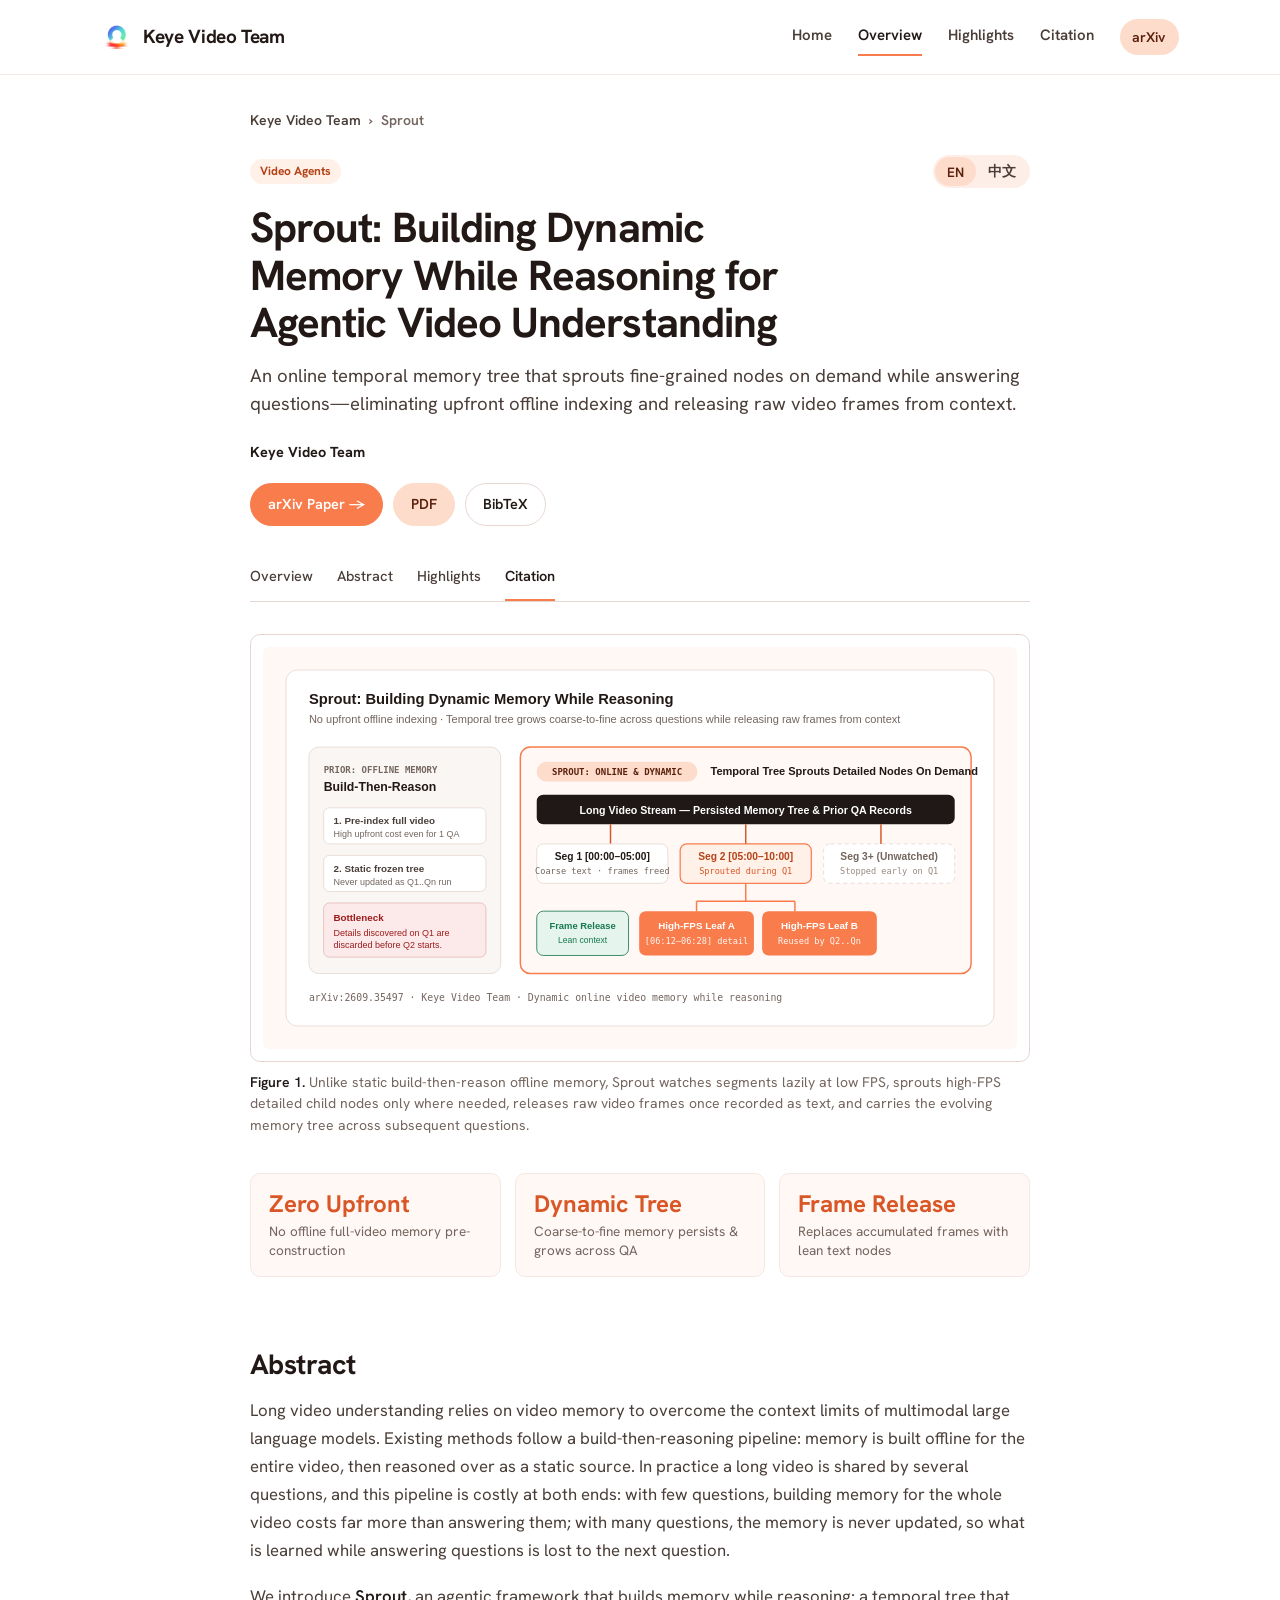
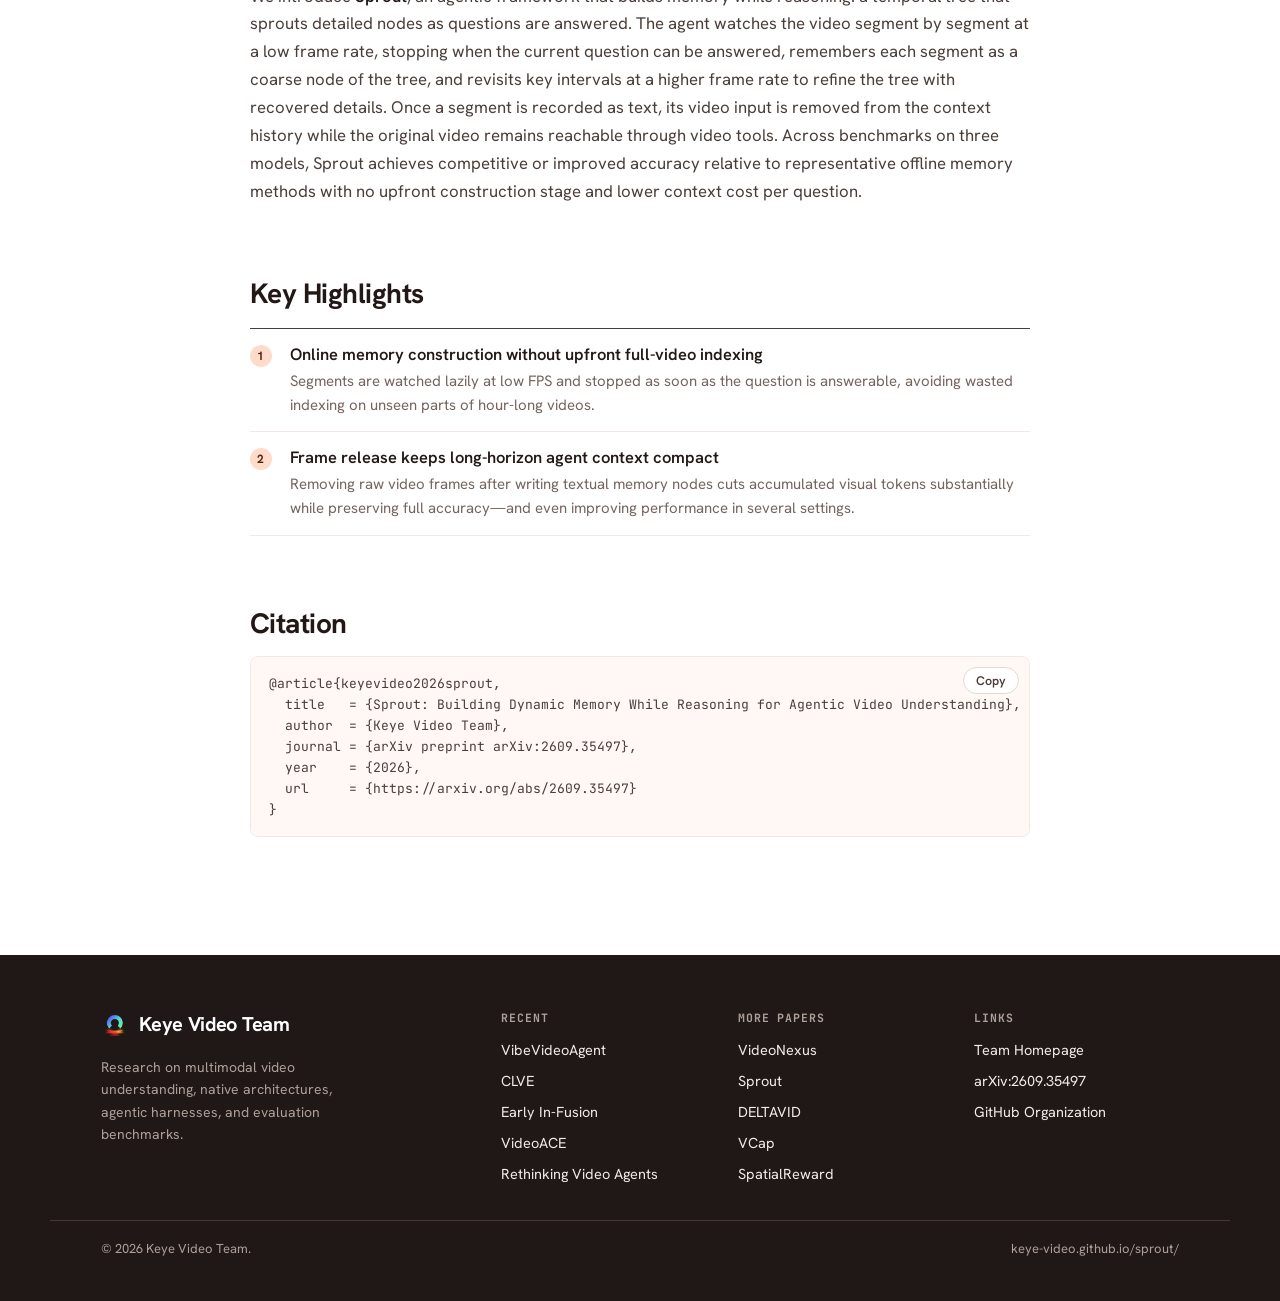
<file: sprout/index.html>
<!DOCTYPE html>
<html lang="en" data-lang="en">
<head>
<meta charset="utf-8">
<meta name="viewport" content="width=device-width, initial-scale=1">
<link rel="icon" type="image/png" href="../assets/keye-logo.png">
<title>Sprout: Building Dynamic Memory While Reasoning | Keye Video Team</title>
<meta name="description" content="Sprout (arXiv:2609.35497): Building Dynamic Memory While Reasoning for Agentic Video Understanding.">
<meta name="theme-color" content="#FFFFFF">
<meta property="og:type" content="article">
<meta property="og:site_name" content="Keye Video Team">
<meta property="og:title" content="Sprout: Building Dynamic Memory While Reasoning">
<meta property="og:description" content="An online temporal memory tree that sprouts fine-grained nodes on demand while answering questions for agentic video understanding.">
<meta property="og:url" content="https://keye-video.github.io/sprout/">
<meta property="og:image" content="https://keye-video.github.io/assets/og/sprout.jpg">
<meta property="og:image:width" content="1200">
<meta property="og:image:height" content="630">
<meta name="twitter:card" content="summary_large_image">
<meta name="twitter:title" content="Sprout: Building Dynamic Memory While Reasoning">
<meta name="twitter:description" content="An online temporal memory tree that sprouts fine-grained nodes on demand while answering questions for agentic video understanding.">
<meta name="twitter:image" content="https://keye-video.github.io/assets/og/sprout.jpg">
<link rel="canonical" href="https://keye-video.github.io/sprout/">
<script type="application/ld+json">
{
  "@context": "https://schema.org",
  "@type": "ScholarlyArticle",
  "headline": "Sprout: Building Dynamic Memory While Reasoning for Agentic Video Understanding",
  "author": {"@type": "Organization", "name": "Keye Video Team"},
  "url": "https://keye-video.github.io/sprout/",
  "sameAs": "https://arxiv.org/abs/2609.35497",
  "image": "https://keye-video.github.io/assets/og/sprout.jpg"
}
</script>
<link rel="preconnect" href="https://fonts.googleapis.com">
<link rel="preconnect" href="https://fonts.gstatic.com" crossorigin>
<link href="https://fonts.googleapis.com/css2?family=Hanken+Grotesk:ital,wght@0,400..700;1,400&family=JetBrains+Mono:wght@400;500;600&display=swap" rel="stylesheet">
<link rel="stylesheet" href="../assets/site.css">
</head>
<body data-sidenav>

<header class="topbar">
  <div class="topbar-inner">
    <a class="brand" href="../index.html">
      <img src="../assets/keye-logo.png" alt="Keye Video logo" width="32" height="32">
      <span>Keye Video Team</span>
    </a>
    <button type="button" class="nav-toggle" aria-label="Toggle menu" aria-expanded="false"><span class="burger"></span></button>
    <nav class="nav" aria-label="Primary navigation">
      <a href="../index.html">Home</a>
      <a class="active" href="#overview">Overview</a>
      <a href="#findings">Highlights</a>
      <a href="#citation">Citation</a>
      <a class="nav-cta" href="https://arxiv.org/abs/2609.35497" target="_blank" rel="noopener">arXiv</a>
    </nav>
  </div>
</header>

<main>
<div class="ar-page">
  <header class="ar-head" id="main" tabindex="-1">
    <div class="ar-crumb"><b><a href="../index.html">Keye Video Team</a></b><span>›</span><span>Sprout</span></div>
    <div class="ar-eyebrow">
      <span class="badge badge-soft">Video Agents</span>
      <div class="ar-lang" role="group" aria-label="Language">
        <button type="button" data-lang="en" aria-pressed="true">EN</button>
        <button type="button" data-lang="zh" aria-pressed="false">中文</button>
      </div>
    </div>

    <h1>
      <span lang="en">Sprout: Building Dynamic Memory While Reasoning for Agentic Video Understanding</span>
      <span lang="zh">Sprout：面向智能体视频理解的边推理边构建动态记忆框架</span>
    </h1>
    <p class="ar-standfirst" lang="en">An online temporal memory tree that sprouts fine-grained nodes on demand while answering questions—eliminating upfront offline indexing and releasing raw video frames from context.</p>
    <p class="ar-standfirst" lang="zh">无需前置离线建库：在多轮问答过程中按需生长细粒度时序记忆树，记录文本记忆后即时释放原始视频帧上下文，并跨问题持续复用与更新。</p>

    <div class="ar-authors-block"><div class="ar-affiliation"><strong>Keye Video Team</strong></div></div>

    <div class="ar-actions">
      <a class="pill-btn solid" href="https://arxiv.org/abs/2609.35497" target="_blank" rel="noopener">arXiv Paper →</a>
      <a class="pill-btn primary" href="https://arxiv.org/pdf/2609.35497" target="_blank" rel="noopener">PDF</a>
      <a class="pill-btn" href="#citation">BibTeX</a>
    </div>
  </header>

  <nav class="ar-toc" aria-label="Contents">
    <ol>
      <li><a href="#overview"><span lang="en">Overview</span><span lang="zh">概览</span></a></li>
      <li><a href="#abstract"><span lang="en">Abstract</span><span lang="zh">摘要</span></a></li>
      <li><a href="#findings"><span lang="en">Highlights</span><span lang="zh">核心亮点</span></a></li>
      <li><a href="#citation"><span lang="en">Citation</span><span lang="zh">引用</span></a></li>
    </ol>
  </nav>

  <div class="ar-main">
    <aside class="ar-side-rail" aria-label="Contents">
      <div class="ar-side">
        <div class="ar-side-title"><span lang="en">Contents</span><span lang="zh">目录</span></div>
        <ol>
          <li><a href="#overview"><span lang="en">Overview</span><span lang="zh">概览</span></a></li>
          <li><a href="#abstract"><span lang="en">Abstract</span><span lang="zh">摘要</span></a></li>
          <li><a href="#findings"><span lang="en">Highlights</span><span lang="zh">核心亮点</span></a></li>
          <li><a href="#citation"><span lang="en">Citation</span><span lang="zh">引用</span></a></li>
        </ol>
      </div>
    </aside>

    <figure class="ar-fig" id="overview">
      <div class="ar-fig-frame" data-zoom>
        <img src="../assets/figs/sprout_overview.svg" alt="Sprout online dynamic memory tree diagram">
      </div>
      <figcaption>
        <span lang="en"><strong>Figure 1.</strong> Unlike static build-then-reason offline memory, Sprout watches segments lazily at low FPS, sprouts high-FPS detailed child nodes only where needed, releases raw video frames once recorded as text, and carries the evolving memory tree across subsequent questions.</span>
        <span lang="zh"><strong>图 1.</strong> 相比传统“先离线建库、后静态推理”的流程，Sprout 在回答问题的同时惰性分段浏览，仅在关键区间以高帧率生长细粒度子节点，记入文本后立即释放原始视频帧并跨问题持续复用。</span>
      </figcaption>
    </figure>

    <div class="stat-strip">
      <div class="stat-box"><b>Zero Upfront</b><span lang="en">No offline full-video memory pre-construction</span><span lang="zh">免去全片离线预建库开销</span></div>
      <div class="stat-box"><b>Dynamic Tree</b><span lang="en">Coarse-to-fine memory persists &amp; grows across QA</span><span lang="zh">跨问题持续生长与更新的时序记忆树</span></div>
      <div class="stat-box"><b>Frame Release</b><span lang="en">Replaces accumulated frames with lean text nodes</span><span lang="zh">文本入库后释放视频帧显著压缩上下文</span></div>
    </div>

    <section id="abstract">
      <h2><span lang="en">Abstract</span><span lang="zh">摘要</span></h2>
      <p lang="en">Long video understanding relies on video memory to overcome the context limits of multimodal large language models. Existing methods follow a build-then-reasoning pipeline: memory is built offline for the entire video, then reasoned over as a static source. In practice a long video is shared by several questions, and this pipeline is costly at both ends: with few questions, building memory for the whole video costs far more than answering them; with many questions, the memory is never updated, so what is learned while answering questions is lost to the next question.</p>
      <p lang="en">We introduce <strong>Sprout</strong>, an agentic framework that builds memory while reasoning: a temporal tree that sprouts detailed nodes as questions are answered. The agent watches the video segment by segment at a low frame rate, stopping when the current question can be answered, remembers each segment as a coarse node of the tree, and revisits key intervals at a higher frame rate to refine the tree with recovered details. Once a segment is recorded as text, its video input is removed from the context history while the original video remains reachable through video tools. Across benchmarks on three models, Sprout achieves competitive or improved accuracy relative to representative offline memory methods with no upfront construction stage and lower context cost per question.</p>
      <p lang="zh">现有长视频记忆方法普遍遵循“先离线建库、再静态推理”管线：问题少时全片建库成本过高，问题多时记忆又无法随推理持续更新。本文提出 <strong>Sprout</strong> 智能体框架，在推理过程中动态构建时序记忆树：按低帧率逐段观看并在可作答时提前停止，将已看片段记为粗粒度节点，对关键区间按高帧率复看并生长细粒度子节点；文本入库后立即从上下文释放对应视频输入，同时将记忆树与历史问答跨问题持久化。在三个模型与多项基准上，Sprout 无需前置建库即可取得优于或持平代表性离线记忆方法的准确率，且每题上下文成本显著降低。</p>
    </section>

    <section id="findings">
      <h2><span lang="en">Key Highlights</span><span lang="zh">核心亮点</span></h2>
      <ol class="ar-findings">
        <li>
          <div>
            <strong class="finding-head"><span lang="en">Online memory construction without upfront full-video indexing</span><span lang="zh">免前置离线建库的在线动态记忆</span></strong>
            <span lang="en">Segments are watched lazily at low FPS and stopped as soon as the question is answerable, avoiding wasted indexing on unseen parts of hour-long videos.</span>
            <span lang="zh">按低帧率分段按需浏览、满足作答即停止，彻底避免在未涉及的视频片段上浪费预索引开销。</span>
          </div>
        </li>
        <li>
          <div>
            <strong class="finding-head"><span lang="en">Frame release keeps long-horizon agent context compact</span><span lang="zh">帧释放机制大幅降低多轮上下文膨胀</span></strong>
            <span lang="en">Removing raw video frames after writing textual memory nodes cuts accumulated visual tokens substantially while preserving full accuracy—and even improving performance in several settings.</span>
            <span lang="zh">将已看片段压缩为文本节点后立即从上下文移除原始视频帧，既显著降低上下文开销又保持乃至提升准确率。</span>
          </div>
        </li>
      </ol>
    </section>

    <section id="citation">
      <h2><span lang="en">Citation</span><span lang="zh">引用格式</span></h2>
      <pre><code>@article{keyevideo2026sprout,
  title   = {Sprout: Building Dynamic Memory While Reasoning for Agentic Video Understanding},
  author  = {Keye Video Team},
  journal = {arXiv preprint arXiv:2609.35497},
  year    = {2026},
  url     = {https://arxiv.org/abs/2609.35497}
}</code></pre>
    </section>
  </div>
</div>
</main>

<footer class="foot">
  <div class="foot-grid">
    <div><div class="foot-brand"><img src="../assets/keye-logo.png" alt="Keye Video logo" width="28" height="28"><span>Keye Video Team</span></div><p class="foot-desc">Research on multimodal video understanding, native architectures, agentic harnesses, and evaluation benchmarks.</p></div>
    <div class="foot-col"><h4>Recent</h4><ul><li><a href="../vibevideoagent/index.html">VibeVideoAgent</a></li><li><a href="../clve/index.html">CLVE</a></li><li><a href="../early-in-fusion/index.html">Early In-Fusion</a></li><li><a href="../videoace/index.html">VideoACE</a></li><li><a href="../rethinking-video-agents/index.html">Rethinking Video Agents</a></li></ul></div>
    <div class="foot-col"><h4>More Papers</h4><ul><li><a href="../videonexus/index.html">VideoNexus</a></li><li><a href="../sprout/index.html">Sprout</a></li><li><a href="../deltavid/index.html">DELTAVID</a></li><li><a href="../vcap/index.html">VCap</a></li><li><a href="../spatialreward/index.html">SpatialReward</a></li></ul></div>
    <div class="foot-col"><h4>Links</h4><ul><li><a href="../index.html">Team Homepage</a></li><li><a href="https://arxiv.org/abs/2609.35497" target="_blank" rel="noopener">arXiv:2609.35497</a></li><li><a href="https://github.com/Keye-Video" target="_blank" rel="noopener">GitHub Organization</a></li></ul></div>
  </div>
  <div class="foot-bottom"><span>© 2026 Keye Video Team.</span><span>keye-video.github.io/sprout/</span></div>
</footer>

<script src="../assets/site.js"></script>
</body>
</html>
</file>
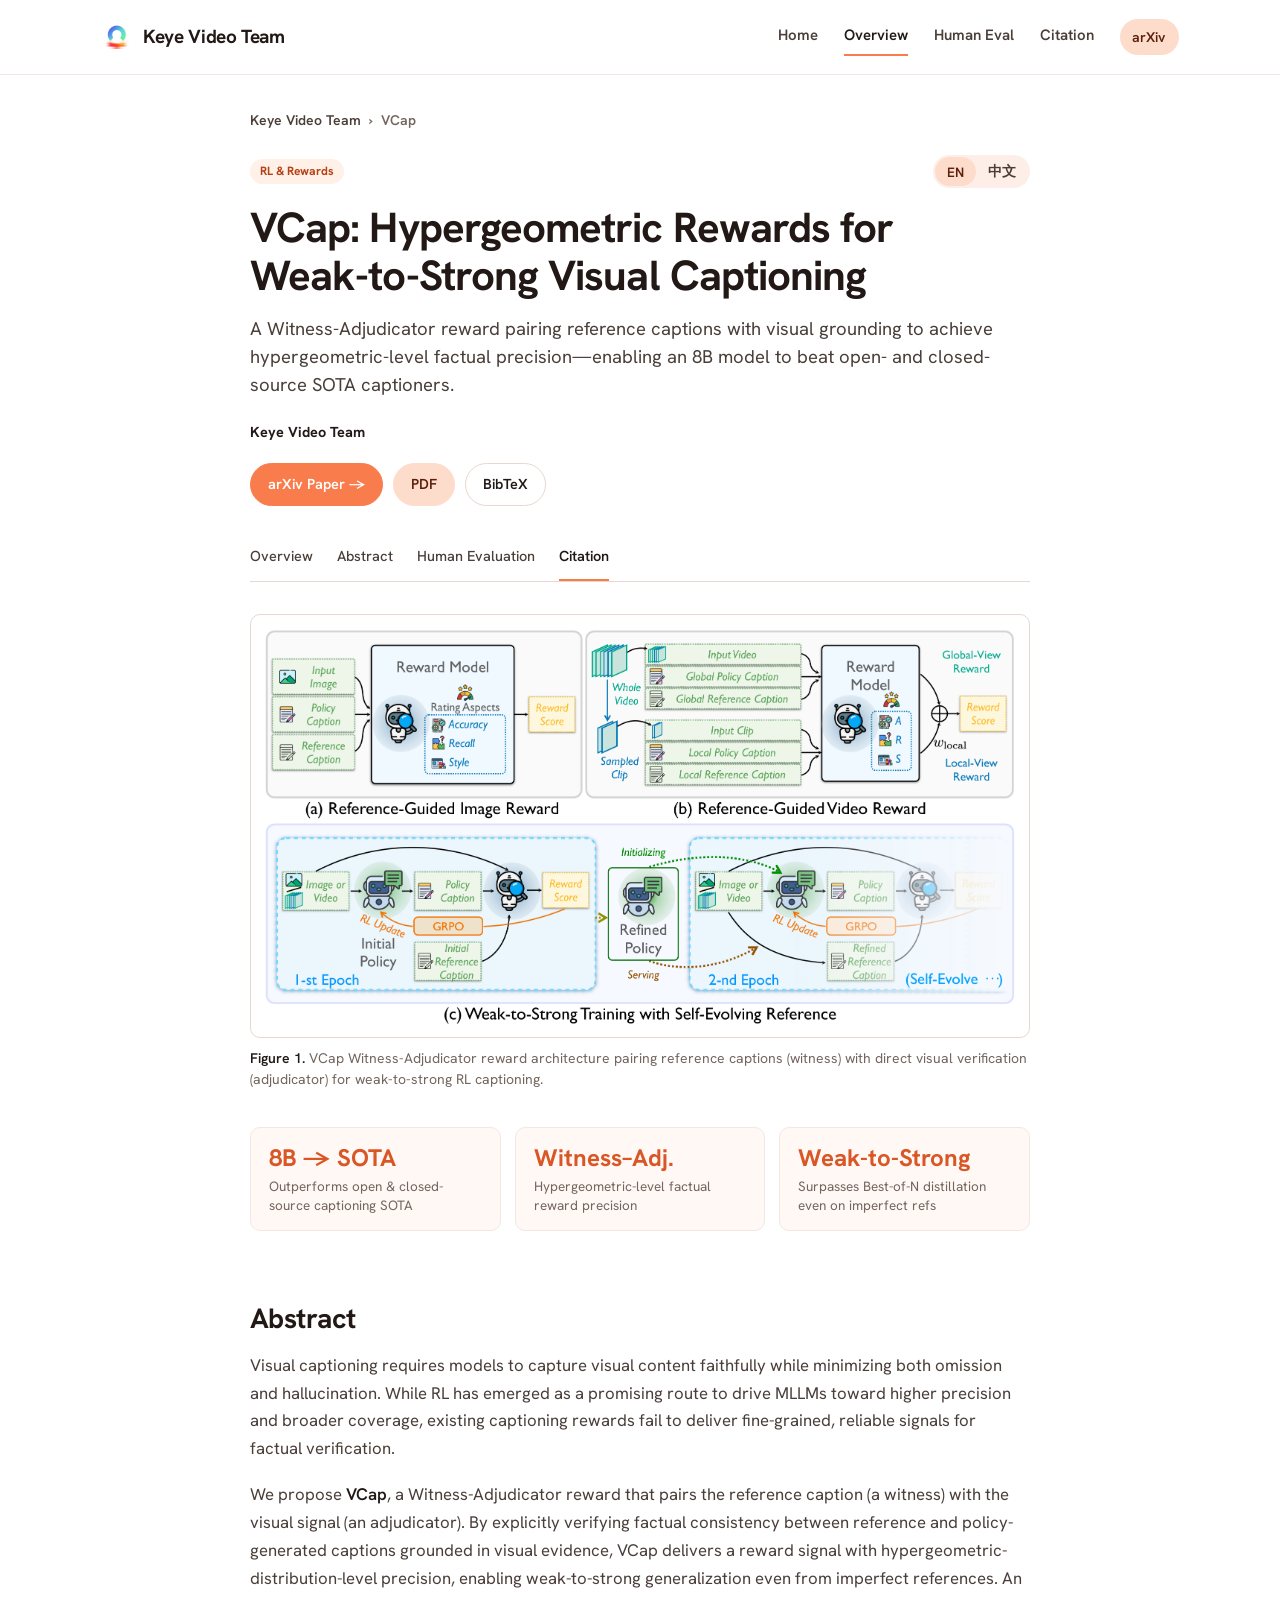
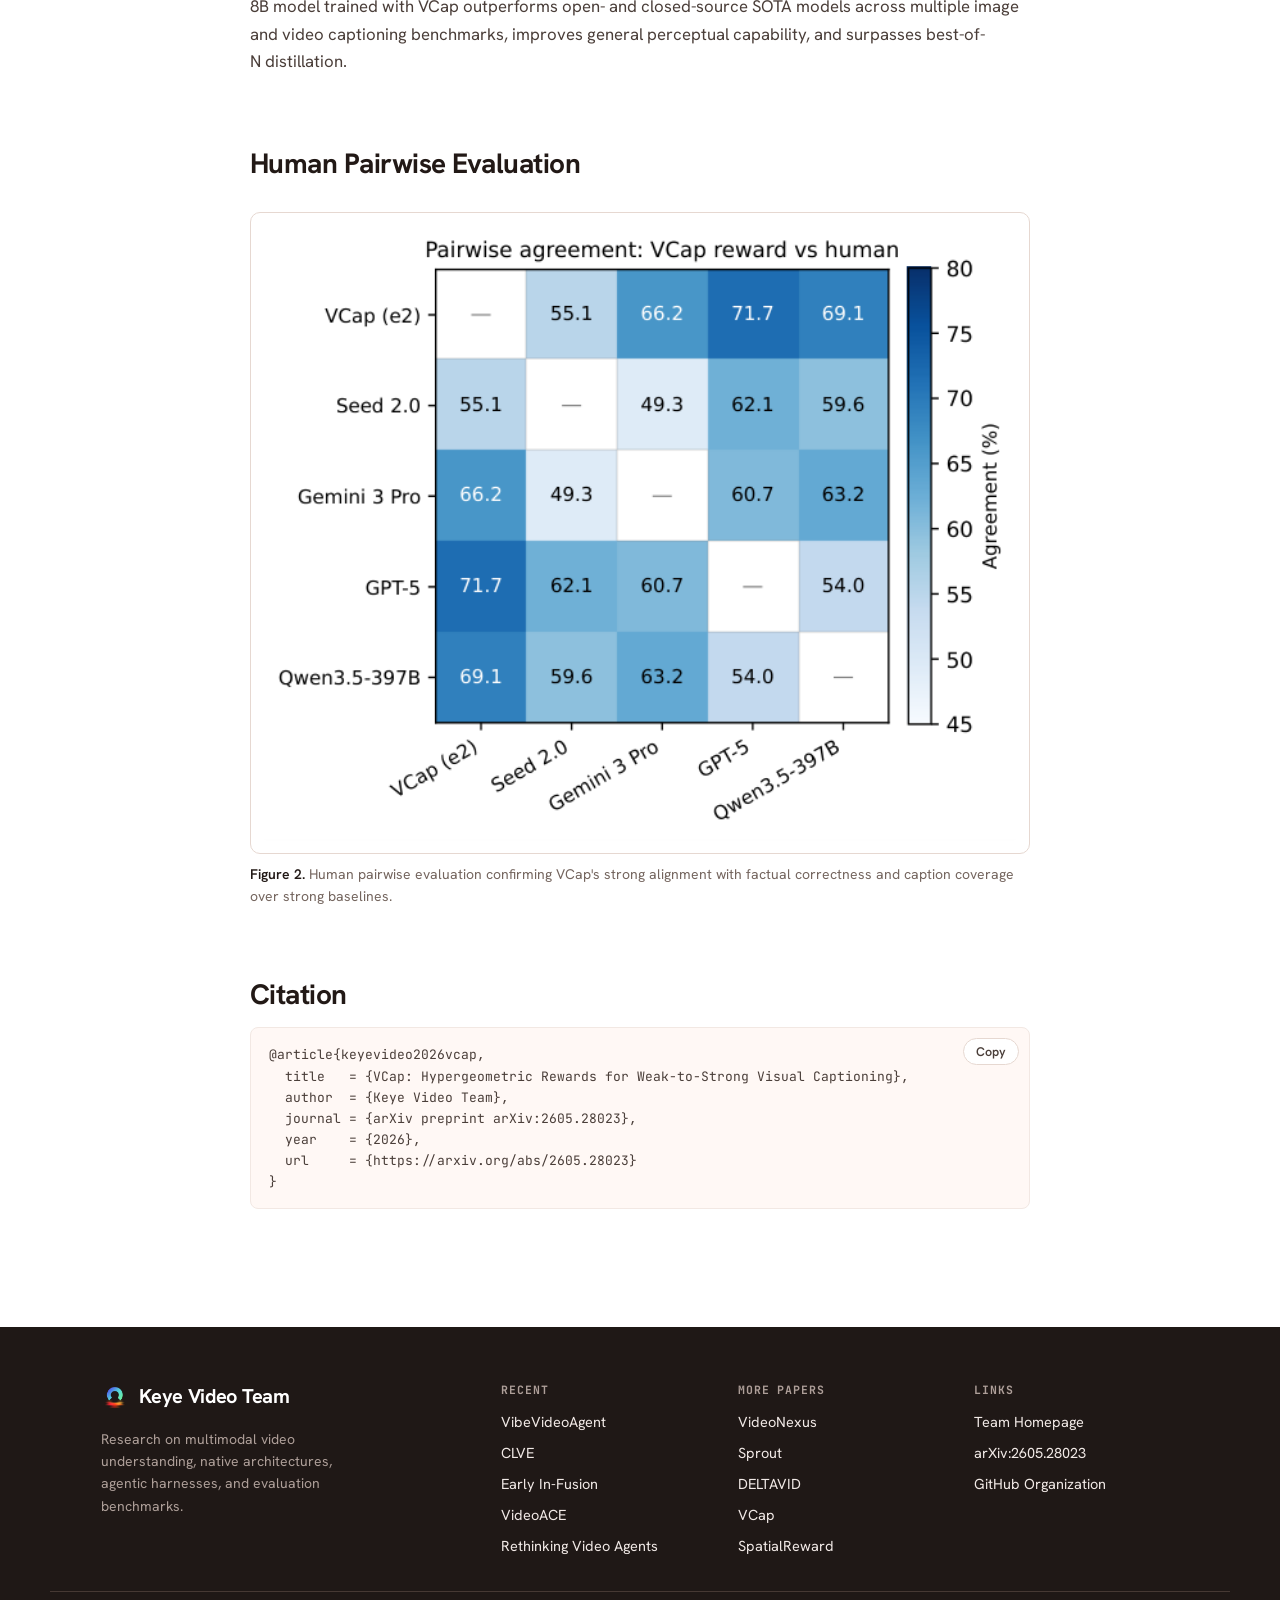
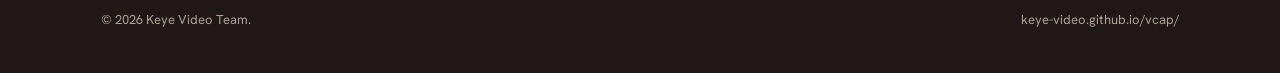
<file: vcap/index.html>
<!DOCTYPE html>
<html lang="en" data-lang="en">
<head>
<meta charset="utf-8">
<meta name="viewport" content="width=device-width, initial-scale=1">
<link rel="icon" type="image/png" href="../assets/keye-logo.png">
<title>VCap: Hypergeometric Rewards for Visual Captioning | Keye Video Team</title>
<meta name="description" content="VCap (arXiv:2605.28023): Hypergeometric Rewards for Weak-to-Strong Visual Captioning.">
<meta name="theme-color" content="#FFFFFF">
<meta property="og:type" content="article">
<meta property="og:site_name" content="Keye Video Team">
<meta property="og:title" content="VCap: Hypergeometric Rewards for Weak-to-Strong Visual Captioning">
<meta property="og:description" content="Witness-Adjudicator hypergeometric rewards enabling an 8B RL model to outperform open- and closed-source SOTA captioners.">
<meta property="og:url" content="https://keye-video.github.io/vcap/">
<meta property="og:image" content="https://keye-video.github.io/assets/og/vcap.jpg">
<meta property="og:image:width" content="1200">
<meta property="og:image:height" content="630">
<meta name="twitter:card" content="summary_large_image">
<meta name="twitter:title" content="VCap: Hypergeometric Rewards for Weak-to-Strong Visual Captioning">
<meta name="twitter:description" content="Witness-Adjudicator hypergeometric rewards enabling an 8B RL model to outperform open- and closed-source SOTA captioners.">
<meta name="twitter:image" content="https://keye-video.github.io/assets/og/vcap.jpg">
<link rel="canonical" href="https://keye-video.github.io/vcap/">
<script type="application/ld+json">
{
  "@context": "https://schema.org",
  "@type": "ScholarlyArticle",
  "headline": "VCap: Hypergeometric Rewards for Weak-to-Strong Visual Captioning",
  "author": {"@type": "Organization", "name": "Keye Video Team"},
  "url": "https://keye-video.github.io/vcap/",
  "sameAs": "https://arxiv.org/abs/2605.28023",
  "image": "https://keye-video.github.io/assets/og/vcap.jpg"
}
</script>
<link rel="preconnect" href="https://fonts.googleapis.com">
<link rel="preconnect" href="https://fonts.gstatic.com" crossorigin>
<link href="https://fonts.googleapis.com/css2?family=Hanken+Grotesk:ital,wght@0,400..700;1,400&family=JetBrains+Mono:wght@400;500;600&display=swap" rel="stylesheet">
<link rel="stylesheet" href="../assets/site.css">
</head>
<body data-sidenav>

<header class="topbar">
  <div class="topbar-inner">
    <a class="brand" href="../index.html">
      <img src="../assets/keye-logo.png" alt="Keye Video logo" width="32" height="32">
      <span>Keye Video Team</span>
    </a>
    <button type="button" class="nav-toggle" aria-label="Toggle menu" aria-expanded="false"><span class="burger"></span></button>
    <nav class="nav" aria-label="Primary navigation">
      <a href="../index.html">Home</a>
      <a class="active" href="#overview">Overview</a>
      <a href="#results">Human Eval</a>
      <a href="#citation">Citation</a>
      <a class="nav-cta" href="https://arxiv.org/abs/2605.28023" target="_blank" rel="noopener">arXiv</a>
    </nav>
  </div>
</header>

<main>
<div class="ar-page">
  <header class="ar-head" id="main" tabindex="-1">
    <div class="ar-crumb"><b><a href="../index.html">Keye Video Team</a></b><span>›</span><span>VCap</span></div>
    <div class="ar-eyebrow">
      <span class="badge badge-soft">RL &amp; Rewards</span>
      <div class="ar-lang" role="group" aria-label="Language">
        <button type="button" data-lang="en" aria-pressed="true">EN</button>
        <button type="button" data-lang="zh" aria-pressed="false">中文</button>
      </div>
    </div>

    <h1>
      <span lang="en">VCap: Hypergeometric Rewards for Weak-to-Strong Visual Captioning</span>
      <span lang="zh">VCap：面向弱到强视觉描述的超几何奖励机制</span>
    </h1>
    <p class="ar-standfirst" lang="en">A Witness-Adjudicator reward pairing reference captions with visual grounding to achieve hypergeometric-level factual precision—enabling an 8B model to beat open- and closed-source SOTA captioners.</p>
    <p class="ar-standfirst" lang="zh">提出“证人-裁决者”奖励机制，结合参考文本与原始视觉信号进行事实一致性核验，在存在不完美参考标注的条件下实现弱到强泛化，驱动 8B 模型在多项图文与视频描述基准超越开源及闭源 SOTA。</p>

    <div class="ar-authors-block"><div class="ar-affiliation"><strong>Keye Video Team</strong></div></div>

    <div class="ar-actions">
      <a class="pill-btn solid" href="https://arxiv.org/abs/2605.28023" target="_blank" rel="noopener">arXiv Paper →</a>
      <a class="pill-btn primary" href="https://arxiv.org/pdf/2605.28023" target="_blank" rel="noopener">PDF</a>
      <a class="pill-btn" href="#citation">BibTeX</a>
    </div>
  </header>

  <nav class="ar-toc" aria-label="Contents">
    <ol>
      <li><a href="#overview"><span lang="en">Overview</span><span lang="zh">概览</span></a></li>
      <li><a href="#abstract"><span lang="en">Abstract</span><span lang="zh">摘要</span></a></li>
      <li><a href="#results"><span lang="en">Human Evaluation</span><span lang="zh">人工评测</span></a></li>
      <li><a href="#citation"><span lang="en">Citation</span><span lang="zh">引用</span></a></li>
    </ol>
  </nav>

  <div class="ar-main">
    <aside class="ar-side-rail" aria-label="Contents">
      <div class="ar-side">
        <div class="ar-side-title"><span lang="en">Contents</span><span lang="zh">目录</span></div>
        <ol>
          <li><a href="#overview"><span lang="en">Overview</span><span lang="zh">概览</span></a></li>
          <li><a href="#abstract"><span lang="en">Abstract</span><span lang="zh">摘要</span></a></li>
          <li><a href="#results"><span lang="en">Human Evaluation</span><span lang="zh">人工评测</span></a></li>
          <li><a href="#citation"><span lang="en">Citation</span><span lang="zh">引用</span></a></li>
        </ol>
      </div>
    </aside>

    <figure class="ar-fig" id="overview">
      <div class="ar-fig-frame" data-zoom>
        <img src="../assets/figs/vcap_overview.png" alt="VCap Witness-Adjudicator reward architecture">
      </div>
      <figcaption>
        <span lang="en"><strong>Figure 1.</strong> VCap Witness-Adjudicator reward architecture pairing reference captions (witness) with direct visual verification (adjudicator) for weak-to-strong RL captioning.</span>
        <span lang="zh"><strong>图 1.</strong> VCap“证人-裁决者”奖励架构：以参考描述作为证人、以视觉信号作为裁决者，提供高精度的事实一致性强化学习奖励。</span>
      </figcaption>
    </figure>

    <div class="stat-strip">
      <div class="stat-box"><b>8B → SOTA</b><span lang="en">Outperforms open &amp; closed-source captioning SOTA</span><span lang="zh">8B 模型在多项图文/视频描述基准超越开源与闭源 SOTA</span></div>
      <div class="stat-box"><b>Witness–Adj.</b><span lang="en">Hypergeometric-level factual reward precision</span><span lang="zh">超几何分布级精度的事实验证奖励</span></div>
      <div class="stat-box"><b>Weak-to-Strong</b><span lang="en">Surpasses Best-of-N distillation even on imperfect refs</span><span lang="zh">不完美参考下依然实现弱到强泛化并超越 BoN 蒸馏</span></div>
    </div>

    <section id="abstract">
      <h2><span lang="en">Abstract</span><span lang="zh">摘要</span></h2>
      <p lang="en">Visual captioning requires models to capture visual content faithfully while minimizing both omission and hallucination. While RL has emerged as a promising route to drive MLLMs toward higher precision and broader coverage, existing captioning rewards fail to deliver fine-grained, reliable signals for factual verification.</p>
      <p lang="en">We propose <strong>VCap</strong>, a Witness-Adjudicator reward that pairs the reference caption (a witness) with the visual signal (an adjudicator). By explicitly verifying factual consistency between reference and policy-generated captions grounded in visual evidence, VCap delivers a reward signal with hypergeometric-distribution-level precision, enabling weak-to-strong generalization even from imperfect references. An 8B model trained with VCap outperforms open- and closed-source SOTA models across multiple image and video captioning benchmarks, improves general perceptual capability, and surpasses best-of-N distillation.</p>
      <p lang="zh">视觉描述要求模型忠实覆盖画面细节并同时压低遗漏与幻觉。本文提出 <strong>VCap</strong> 证人-裁决者奖励机制，将参考描述作为证人、原始视觉信号作为裁决者进行显式事实一致性核验，提供达到超几何分布级精度的细粒度奖励信号，即使参考标注不完美仍能驱动强化学习实现弱到强泛化。实验表明，经 VCap 训练的 8B 模型在多项图像与视频描述基准上超越开源与闭源 SOTA，并优于 Best-of-N 蒸馏。</p>
    </section>

    <section id="results">
      <h2><span lang="en">Human Pairwise Evaluation</span><span lang="zh">人工成对评测对齐度</span></h2>
      <figure class="ar-fig">
        <div class="ar-fig-frame" data-zoom>
          <img src="../assets/figs/vcap_heatmap.png" alt="VCap human pairwise evaluation heatmap">
        </div>
        <figcaption>
          <span lang="en"><strong>Figure 2.</strong> Human pairwise evaluation confirming VCap's strong alignment with factual correctness and caption coverage over strong baselines.</span>
          <span lang="zh"><strong>图 2.</strong> 人工成对评测热力图，验证 VCap 在事实准确性与细节覆盖度上相对强基线的显著优势。</span>
        </figcaption>
      </figure>
    </section>

    <section id="citation">
      <h2><span lang="en">Citation</span><span lang="zh">引用格式</span></h2>
      <pre><code>@article{keyevideo2026vcap,
  title   = {VCap: Hypergeometric Rewards for Weak-to-Strong Visual Captioning},
  author  = {Keye Video Team},
  journal = {arXiv preprint arXiv:2605.28023},
  year    = {2026},
  url     = {https://arxiv.org/abs/2605.28023}
}</code></pre>
    </section>
  </div>
</div>
</main>

<footer class="foot">
  <div class="foot-grid">
    <div><div class="foot-brand"><img src="../assets/keye-logo.png" alt="Keye Video logo" width="28" height="28"><span>Keye Video Team</span></div><p class="foot-desc">Research on multimodal video understanding, native architectures, agentic harnesses, and evaluation benchmarks.</p></div>
    <div class="foot-col"><h4>Recent</h4><ul><li><a href="../vibevideoagent/index.html">VibeVideoAgent</a></li><li><a href="../clve/index.html">CLVE</a></li><li><a href="../early-in-fusion/index.html">Early In-Fusion</a></li><li><a href="../videoace/index.html">VideoACE</a></li><li><a href="../rethinking-video-agents/index.html">Rethinking Video Agents</a></li></ul></div>
    <div class="foot-col"><h4>More Papers</h4><ul><li><a href="../videonexus/index.html">VideoNexus</a></li><li><a href="../sprout/index.html">Sprout</a></li><li><a href="../deltavid/index.html">DELTAVID</a></li><li><a href="../vcap/index.html">VCap</a></li><li><a href="../spatialreward/index.html">SpatialReward</a></li></ul></div>
    <div class="foot-col"><h4>Links</h4><ul><li><a href="../index.html">Team Homepage</a></li><li><a href="https://arxiv.org/abs/2605.28023" target="_blank" rel="noopener">arXiv:2605.28023</a></li><li><a href="https://github.com/Keye-Video" target="_blank" rel="noopener">GitHub Organization</a></li></ul></div>
  </div>
  <div class="foot-bottom"><span>© 2026 Keye Video Team.</span><span>keye-video.github.io/vcap/</span></div>
</footer>

<script src="../assets/site.js"></script>
</body>
</html>
</file>
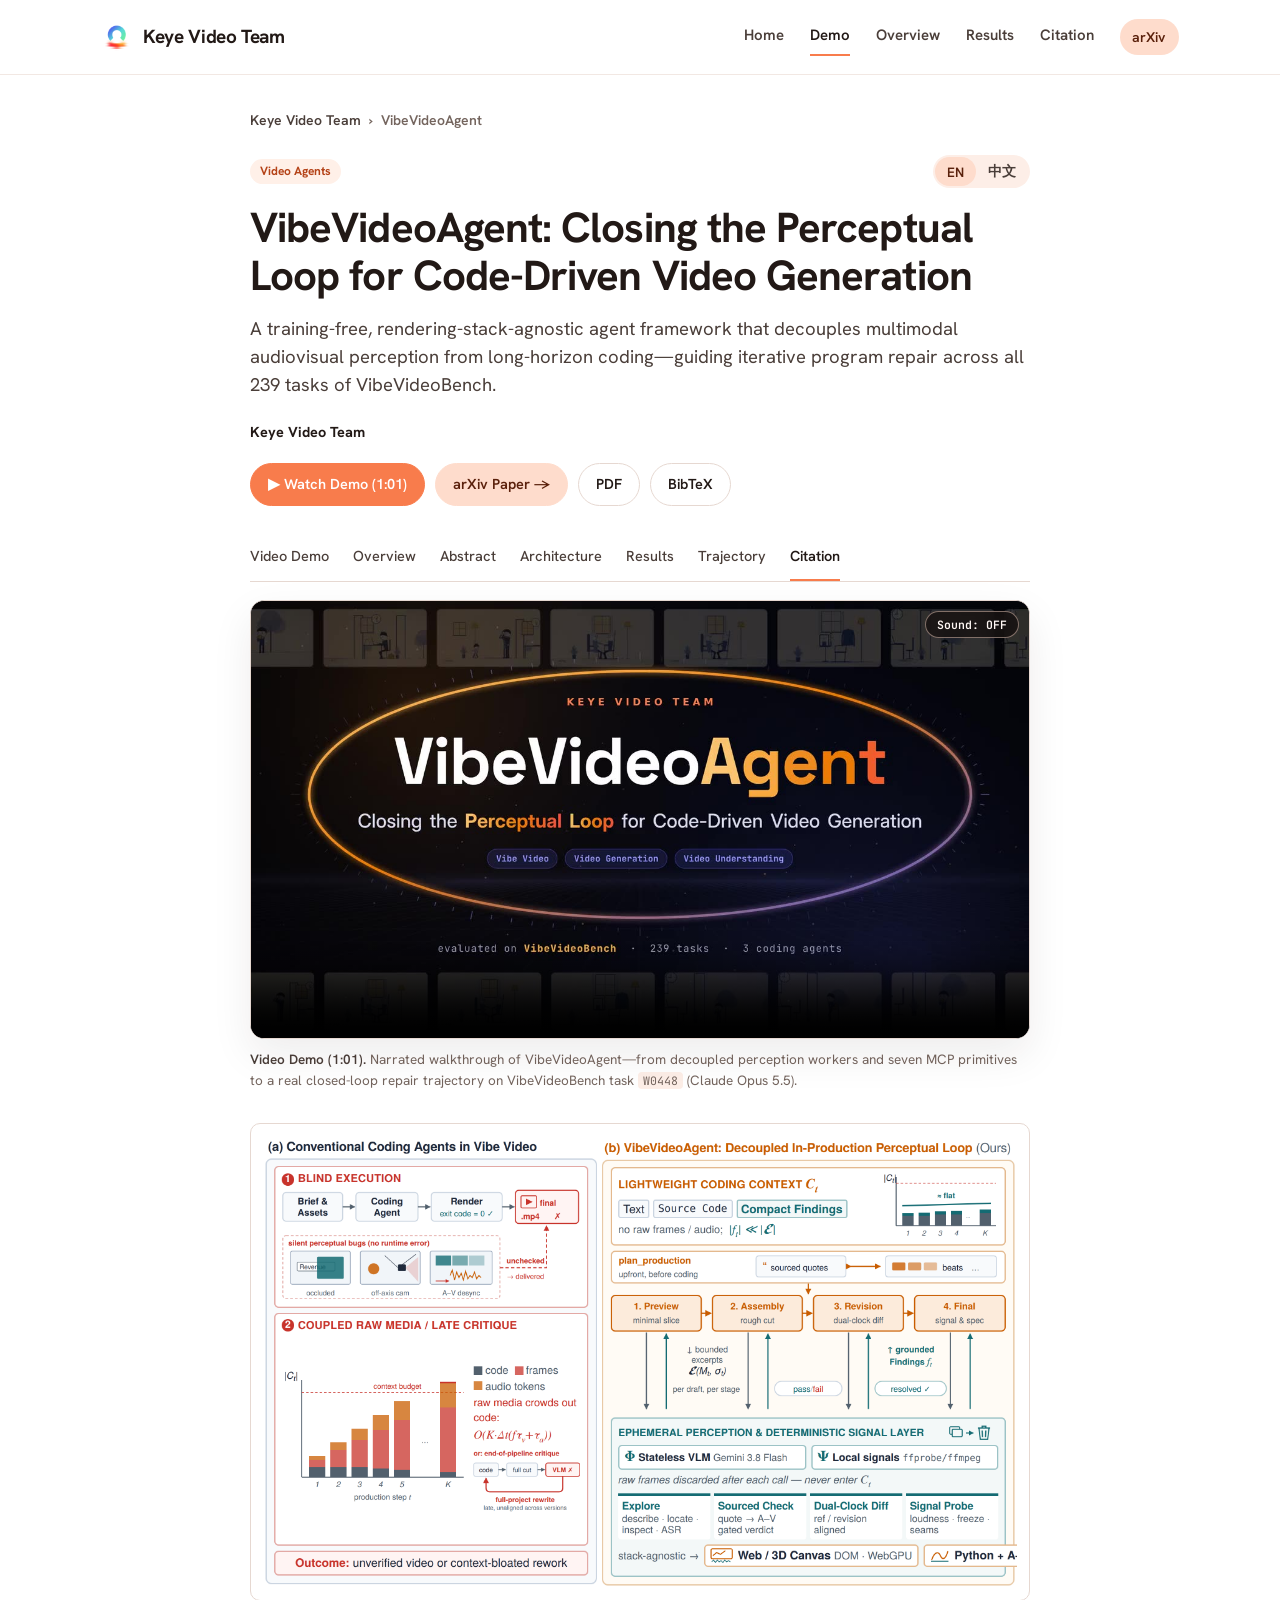
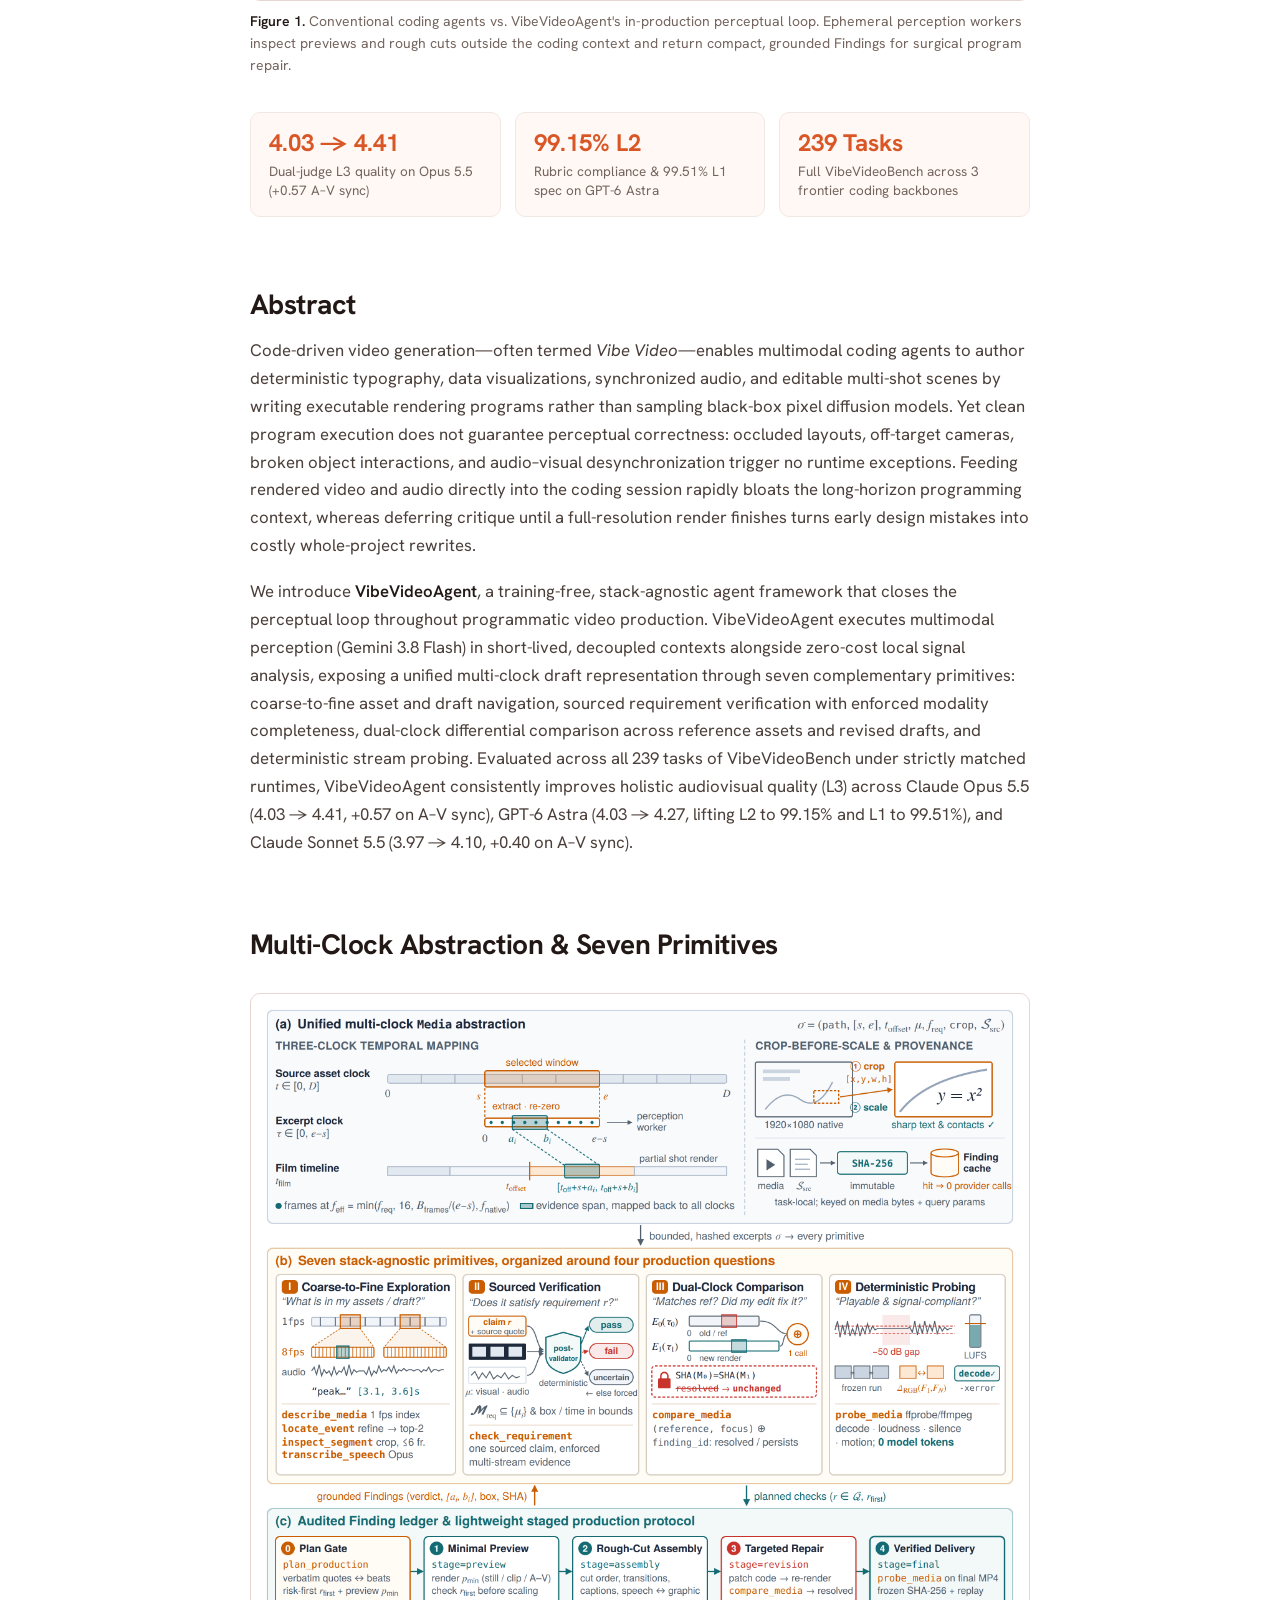
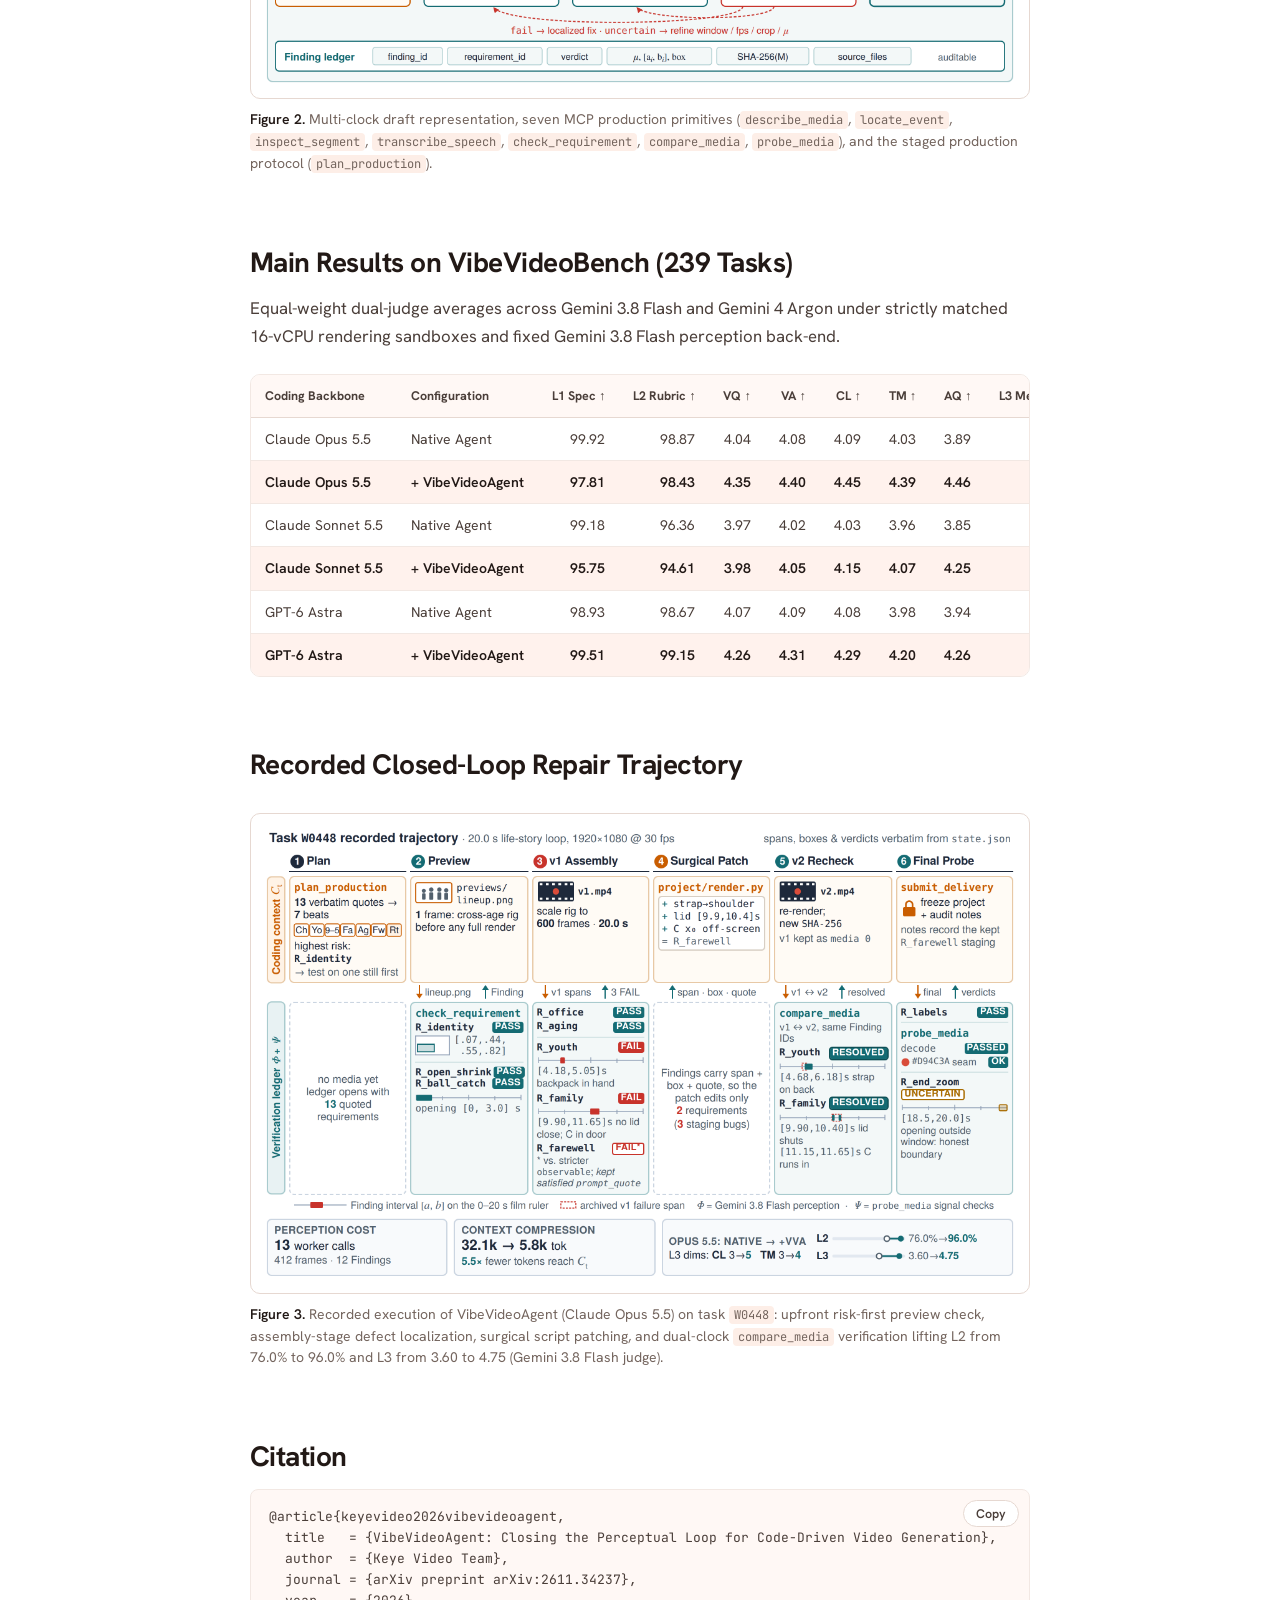
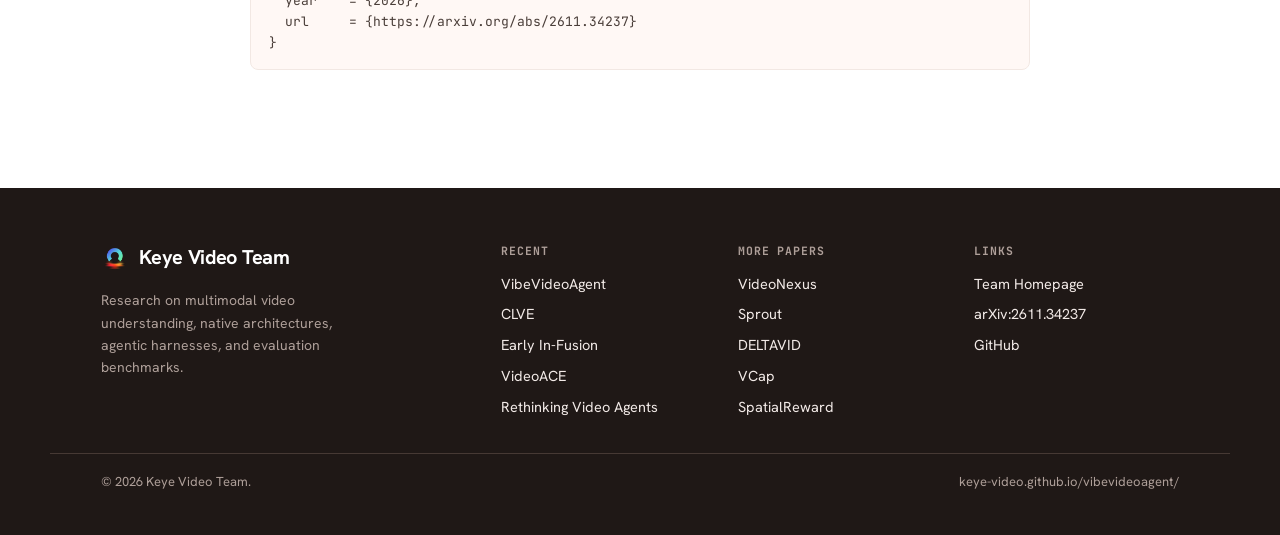
<file: vibevideoagent/index.html>
<!DOCTYPE html>
<html lang="en" data-lang="en">
<head>
<meta charset="utf-8">
<meta name="viewport" content="width=device-width, initial-scale=1">
<link rel="icon" type="image/png" href="../assets/keye-logo.png">
<title>VibeVideoAgent: Closing the Perceptual Loop for Code-Driven Video Generation | Keye Video Team</title>
<meta name="description" content="VibeVideoAgent: Closing the Perceptual Loop for Code-Driven Video Generation by Keye Video Team.">
<meta name="theme-color" content="#FFFFFF">
<meta property="og:type" content="article">
<meta property="og:site_name" content="Keye Video Team">
<meta property="og:title" content="VibeVideoAgent: Closing the Perceptual Loop for Code-Driven Video Generation">
<meta property="og:description" content="Closing the perceptual loop for code-driven video generation across all 239 tasks of VibeVideoBench.">
<meta property="og:url" content="https://keye-video.github.io/vibevideoagent/">
<meta property="og:image" content="https://keye-video.github.io/assets/videos/vibevideoagent-poster.jpg">
<meta property="og:image:width" content="1280">
<meta property="og:image:height" content="720">
<meta name="twitter:card" content="summary_large_image">
<meta name="twitter:title" content="VibeVideoAgent: Closing the Perceptual Loop for Code-Driven Video Generation">
<meta name="twitter:description" content="Closing the perceptual loop for code-driven video generation across all 239 tasks of VibeVideoBench.">
<meta name="twitter:image" content="https://keye-video.github.io/assets/videos/vibevideoagent-poster.jpg">
<link rel="canonical" href="https://keye-video.github.io/vibevideoagent/">
<script type="application/ld+json">
{
  "@context": "https://schema.org",
  "@type": "ScholarlyArticle",
  "headline": "VibeVideoAgent: Closing the Perceptual Loop for Code-Driven Video Generation",
  "author": {"@type": "Organization", "name": "Keye Video Team"},
  "url": "https://keye-video.github.io/vibevideoagent/",
  "sameAs": "https://arxiv.org/abs/2611.34237",
  "image": "https://keye-video.github.io/assets/videos/vibevideoagent-poster.jpg"
}
</script>
<link rel="preconnect" href="https://fonts.googleapis.com">
<link rel="preconnect" href="https://fonts.gstatic.com" crossorigin>
<link href="https://fonts.googleapis.com/css2?family=Hanken+Grotesk:ital,wght@0,400..700;1,400&family=JetBrains+Mono:wght@400;500;600&display=swap" rel="stylesheet">
<link rel="stylesheet" href="../assets/site.css">
</head>
<body data-sidenav>

<header class="topbar">
  <div class="topbar-inner">
    <a class="brand" href="../index.html">
      <img src="../assets/keye-logo.png" alt="Keye Video logo" width="32" height="32">
      <span>Keye Video Team</span>
    </a>
    <button type="button" class="nav-toggle" aria-label="Toggle menu" aria-expanded="false"><span class="burger"></span></button>
    <nav class="nav" aria-label="Primary navigation">
      <a href="../index.html">Home</a>
      <a class="active" href="#demo">Demo</a>
      <a href="#overview">Overview</a>
      <a href="#results">Results</a>
      <a href="#citation">Citation</a>
      <a class="nav-cta" href="https://arxiv.org/abs/2611.34237" target="_blank" rel="noopener">arXiv</a>
    </nav>
  </div>
</header>

<main>
<div class="ar-page">
  <header class="ar-head" id="main" tabindex="-1">
    <div class="ar-crumb">
      <b><a href="../index.html">Keye Video Team</a></b><span>›</span><span>VibeVideoAgent</span>
    </div>
    <div class="ar-eyebrow">
      <span class="badge badge-soft">Video Agents</span>
      <div class="ar-lang" role="group" aria-label="Language">
        <button type="button" data-lang="en" aria-pressed="true">EN</button>
        <button type="button" data-lang="zh" aria-pressed="false">中文</button>
      </div>
    </div>

    <h1>
      <span lang="en">VibeVideoAgent: Closing the Perceptual Loop for Code-Driven Video Generation</span>
      <span lang="zh">VibeVideoAgent：闭合代码驱动视频生成的感知回路</span>
    </h1>
    <p class="ar-standfirst" lang="en">A training-free, rendering-stack-agnostic agent framework that decouples multimodal audiovisual perception from long-horizon coding—guiding iterative program repair across all 239 tasks of VibeVideoBench.</p>
    <p class="ar-standfirst" lang="zh">免训练、与渲染技术栈无关的多模态编码智能体框架：在短暂即弃的解耦上下文中执行视听感知，并结合七个互补原语与阶段化制作协议，全面提升代码驱动视频生成的视听品质与细则合规度。</p>

    <div class="ar-authors-block">
      <div class="ar-affiliation"><strong>Keye Video Team</strong></div>
    </div>

    <div class="ar-actions">
      <a class="pill-btn solid" href="#demo">▶ Watch Demo (1:01)</a>
      <a class="pill-btn primary" href="https://arxiv.org/abs/2611.34237" target="_blank" rel="noopener">arXiv Paper →</a>
      <a class="pill-btn" href="https://arxiv.org/pdf/2611.34237" target="_blank" rel="noopener">PDF</a>
      <a class="pill-btn" href="#citation">BibTeX</a>
    </div>
  </header>

  <nav class="ar-toc" aria-label="Contents">
    <ol>
      <li><a href="#demo"><span lang="en">Video Demo</span><span lang="zh">视频演示</span></a></li>
      <li><a href="#overview"><span lang="en">Overview</span><span lang="zh">概览</span></a></li>
      <li><a href="#abstract"><span lang="en">Abstract</span><span lang="zh">摘要</span></a></li>
      <li><a href="#architecture"><span lang="en">Architecture</span><span lang="zh">框架设计</span></a></li>
      <li><a href="#results"><span lang="en">Results</span><span lang="zh">实验结果</span></a></li>
      <li><a href="#trajectory"><span lang="en">Trajectory</span><span lang="zh">修复轨迹</span></a></li>
      <li><a href="#citation"><span lang="en">Citation</span><span lang="zh">引用</span></a></li>
    </ol>
  </nav>

  <div class="ar-main">
    <aside class="ar-side-rail" aria-label="Contents">
      <div class="ar-side">
        <div class="ar-side-title"><span lang="en">Contents</span><span lang="zh">目录</span></div>
        <ol>
          <li><a href="#demo"><span lang="en">Video Demo</span><span lang="zh">视频演示</span></a></li>
          <li><a href="#overview"><span lang="en">Overview</span><span lang="zh">概览</span></a></li>
          <li><a href="#abstract"><span lang="en">Abstract</span><span lang="zh">摘要</span></a></li>
          <li><a href="#architecture"><span lang="en">Architecture</span><span lang="zh">框架设计</span></a></li>
          <li><a href="#results"><span lang="en">Results</span><span lang="zh">实验结果</span></a></li>
          <li><a href="#trajectory"><span lang="en">Trajectory</span><span lang="zh">修复轨迹</span></a></li>
          <li><a href="#citation"><span lang="en">Citation</span><span lang="zh">引用</span></a></li>
        </ol>
      </div>
    </aside>

    <figure class="ar-video-fig" id="demo">
      <div class="ar-video-frame">
        <video autoplay muted loop playsinline controls preload="auto" data-auto-video poster="../assets/videos/vibevideoagent-poster.jpg" aria-label="VibeVideoAgent 1-minute narrated introduction and real W0448 closed-loop repair demo">
          <source src="../assets/videos/vibevideoagent-demo.mp4" type="video/mp4">
          <track kind="captions" src="../assets/videos/vibevideoagent-demo.vtt" srclang="en" label="English">
        </video>
      </div>
      <figcaption>
        <span lang="en"><strong>Video Demo (1:01).</strong> Narrated walkthrough of VibeVideoAgent—from decoupled perception workers and seven MCP primitives to a real closed-loop repair trajectory on VibeVideoBench task <code>W0448</code> (Claude Opus 5.5).</span>
        <span lang="zh"><strong>视频演示（1:01）。</strong> VibeVideoAgent 全程解说与实录演示：展示解耦感知工作器、七大 MCP 制作原语，以及在 VibeVideoBench 任务 <code>W0448</code> 上的真实闭环修复轨迹。</span>
      </figcaption>
    </figure>

    <figure class="ar-fig" id="overview">
      <div class="ar-fig-frame" data-zoom>
        <img src="../assets/figs/vibe_teaser.png" alt="Conventional coding agent vs VibeVideoAgent in-production perceptual loop">
      </div>
      <figcaption>
        <span lang="en"><strong>Figure 1.</strong> Conventional coding agents vs. VibeVideoAgent's in-production perceptual loop. Ephemeral perception workers inspect previews and rough cuts outside the coding context and return compact, grounded Findings for surgical program repair.</span>
        <span lang="zh"><strong>图 1.</strong> 传统编码智能体与 VibeVideoAgent 制作内感知回路对比：独立感知工作器在编码上下文之外审阅预览与粗剪，仅回传紧凑且带时空锚定的 Findings 以指导精准代码修复。</span>
      </figcaption>
    </figure>

    <div class="stat-strip">
      <div class="stat-box"><b>4.03 → 4.41</b><span lang="en">Dual-judge L3 quality on Opus 5.5 (+0.57 A–V sync)</span><span lang="zh">Opus 5.5 双裁判 L3 品质（音画同步 +0.57）</span></div>
      <div class="stat-box"><b>99.15% L2</b><span lang="en">Rubric compliance &amp; 99.51% L1 spec on GPT-6 Astra</span><span lang="zh">GPT-6 Astra 细则通过率（L1 技术合规 99.51%）</span></div>
      <div class="stat-box"><b>239 Tasks</b><span lang="en">Full VibeVideoBench across 3 frontier coding backbones</span><span lang="zh">VibeVideoBench 全量 239 任务 × 3 大前沿基座</span></div>
    </div>

    <section id="abstract">
      <h2><span lang="en">Abstract</span><span lang="zh">摘要</span></h2>
      <p lang="en">Code-driven video generation—often termed <em>Vibe Video</em>—enables multimodal coding agents to author deterministic typography, data visualizations, synchronized audio, and editable multi-shot scenes by writing executable rendering programs rather than sampling black-box pixel diffusion models. Yet clean program execution does not guarantee perceptual correctness: occluded layouts, off-target cameras, broken object interactions, and audio–visual desynchronization trigger no runtime exceptions. Feeding rendered video and audio directly into the coding session rapidly bloats the long-horizon programming context, whereas deferring critique until a full-resolution render finishes turns early design mistakes into costly whole-project rewrites.</p>
      <p lang="en">We introduce <strong>VibeVideoAgent</strong>, a training-free, stack-agnostic agent framework that closes the perceptual loop throughout programmatic video production. VibeVideoAgent executes multimodal perception (Gemini 3.8 Flash) in short-lived, decoupled contexts alongside zero-cost local signal analysis, exposing a unified multi-clock draft representation through seven complementary primitives: coarse-to-fine asset and draft navigation, sourced requirement verification with enforced modality completeness, dual-clock differential comparison across reference assets and revised drafts, and deterministic stream probing. Evaluated across all 239 tasks of VibeVideoBench under strictly matched runtimes, VibeVideoAgent consistently improves holistic audiovisual quality (L3) across Claude Opus 5.5 (4.03 → 4.41, +0.57 on A–V sync), GPT-6 Astra (4.03 → 4.27, lifting L2 to 99.15% and L1 to 99.51%), and Claude Sonnet 5.5 (3.97 → 4.10, +0.40 on A–V sync).</p>
      <p lang="zh">代码驱动视频生成（常被称为 <em>Vibe Video</em>）使多模态编码智能体能够通过编写可执行渲染程序来生成确定性排版、数据可视化、同步音频与可编辑多镜头场景。然而程序顺利执行并不代表感知正确：布局遮挡、镜头偏离目标、物体交互失效与音画不同步不会触发任何运行时异常；将渲染视频直接塞入编码会话会迅速挤占长程编程上下文，而等到全片渲染完成再审阅又会导致代价高昂的整体重写。</p>
      <p lang="zh">本文提出 <strong>VibeVideoAgent</strong>——一种免训练、与渲染技术栈无关的智能体框架。VibeVideoAgent 在短暂即弃的解耦上下文中执行多模态感知（Gemini 3.8 Flash），结合零开销本地信号分析，在统一的多时钟草稿表征之上提供七个互补原语与轻量级阶段化制作协议。在 VibeVideoBench 全部 239 个任务上，VibeVideoAgent 在三大基座上一致提升整体视听品质（L3）：Claude Opus 5.5 从 4.03 升至 4.41（音画同步 +0.57），GPT-6 Astra 从 4.03 升至 4.27（L2 细则通过率达 99.15%、L1 技术合规达 99.51%），Claude Sonnet 5.5 从 3.97 升至 4.10（音画同步 +0.40）。</p>
    </section>

    <section id="architecture">
      <h2><span lang="en">Multi-Clock Abstraction &amp; Seven Primitives</span><span lang="zh">多时钟草稿表征与七大原语</span></h2>
      <figure class="ar-fig">
        <div class="ar-fig-frame" data-zoom>
          <img src="../assets/figs/vibe_arch.png" alt="VibeVideoAgent architecture with multi-clock draft representation and seven primitives">
        </div>
        <figcaption>
          <span lang="en"><strong>Figure 2.</strong> Multi-clock draft representation, seven MCP production primitives (<code>describe_media</code>, <code>locate_event</code>, <code>inspect_segment</code>, <code>transcribe_speech</code>, <code>check_requirement</code>, <code>compare_media</code>, <code>probe_media</code>), and the staged production protocol (<code>plan_production</code>).</span>
          <span lang="zh"><strong>图 2.</strong> 统一多时钟草稿表征、七个 MCP 制作原语与阶段化制作协议架构，无需针对特定渲染引擎编写适配器即可跨 HTML/Canvas/WebGPU、React/Remotion、Cairo、Manim 与 FFmpeg 管线通用。</span>
        </figcaption>
      </figure>
    </section>

    <section id="results">
      <h2><span lang="en">Main Results on VibeVideoBench (239 Tasks)</span><span lang="zh">VibeVideoBench 全量 239 任务主实验结果</span></h2>
      <p lang="en">Equal-weight dual-judge averages across Gemini 3.8 Flash and Gemini 4 Argon under strictly matched 16-vCPU rendering sandboxes and fixed Gemini 3.8 Flash perception back-end.</p>
      <p lang="zh">在严格一致的 16-vCPU 隔离渲染沙箱与固定 Gemini 3.8 Flash 感知后端下，Gemini 3.8 Flash 与 Gemini 4 Argon 等权双裁判评测结果（L1/L2 为百分比，L3 各维度为 1–5 分）。</p>

      <div class="table-wrap">
        <table class="data-table">
          <thead>
            <tr>
              <th>Coding Backbone</th>
              <th>Configuration</th>
              <th class="num">L1 Spec ↑</th>
              <th class="num">L2 Rubric ↑</th>
              <th class="num">VQ ↑</th>
              <th class="num">VA ↑</th>
              <th class="num">CL ↑</th>
              <th class="num">TM ↑</th>
              <th class="num">AQ ↑</th>
              <th class="num">L3 Mean ↑</th>
            </tr>
          </thead>
          <tbody>
            <tr><td>Claude Opus 5.5</td><td>Native Agent</td><td class="num">99.92</td><td class="num">98.87</td><td class="num">4.04</td><td class="num">4.08</td><td class="num">4.09</td><td class="num">4.03</td><td class="num">3.89</td><td class="num">4.03</td></tr>
            <tr class="hl"><td>Claude Opus 5.5</td><td>+ VibeVideoAgent</td><td class="num">97.81</td><td class="num">98.43</td><td class="num">4.35</td><td class="num">4.40</td><td class="num">4.45</td><td class="num">4.39</td><td class="num">4.46</td><td class="num">4.41</td></tr>
            <tr><td>Claude Sonnet 5.5</td><td>Native Agent</td><td class="num">99.18</td><td class="num">96.36</td><td class="num">3.97</td><td class="num">4.02</td><td class="num">4.03</td><td class="num">3.96</td><td class="num">3.85</td><td class="num">3.97</td></tr>
            <tr class="hl"><td>Claude Sonnet 5.5</td><td>+ VibeVideoAgent</td><td class="num">95.75</td><td class="num">94.61</td><td class="num">3.98</td><td class="num">4.05</td><td class="num">4.15</td><td class="num">4.07</td><td class="num">4.25</td><td class="num">4.10</td></tr>
            <tr><td>GPT-6 Astra</td><td>Native Agent</td><td class="num">98.93</td><td class="num">98.67</td><td class="num">4.07</td><td class="num">4.09</td><td class="num">4.08</td><td class="num">3.98</td><td class="num">3.94</td><td class="num">4.03</td></tr>
            <tr class="hl"><td>GPT-6 Astra</td><td>+ VibeVideoAgent</td><td class="num">99.51</td><td class="num">99.15</td><td class="num">4.26</td><td class="num">4.31</td><td class="num">4.29</td><td class="num">4.20</td><td class="num">4.26</td><td class="num">4.27</td></tr>
          </tbody>
        </table>
      </div>
    </section>

    <section id="trajectory">
      <h2><span lang="en">Recorded Closed-Loop Repair Trajectory</span><span lang="zh">实录闭环制作与修复轨迹（W0448）</span></h2>
      <figure class="ar-fig">
        <div class="ar-fig-frame" data-zoom>
          <img src="../assets/figs/vibe_traj.png" alt="Recorded closed-loop production trajectory on task W0448">
        </div>
        <figcaption>
          <span lang="en"><strong>Figure 3.</strong> Recorded execution of VibeVideoAgent (Claude Opus 5.5) on task <code>W0448</code>: upfront risk-first preview check, assembly-stage defect localization, surgical script patching, and dual-clock <code>compare_media</code> verification lifting L2 from 76.0% to 96.0% and L3 from 3.60 to 4.75 (Gemini 3.8 Flash judge).</span>
          <span lang="zh"><strong>图 3.</strong> 任务 <code>W0448</code> 完整实录轨迹：前置高风险单帧预览校验、粗剪阶段精准定位三处动作缺陷、局部代码修补及双时钟差分验证，将 L2 从 76.0% 提升至 96.0%，L3 从 3.60 提升至 4.75。</span>
        </figcaption>
      </figure>
    </section>

    <section id="citation">
      <h2><span lang="en">Citation</span><span lang="zh">引用格式</span></h2>
      <pre><code>@article{keyevideo2026vibevideoagent,
  title   = {VibeVideoAgent: Closing the Perceptual Loop for Code-Driven Video Generation},
  author  = {Keye Video Team},
  journal = {arXiv preprint arXiv:2611.34237},
  year    = {2026},
  url     = {https://arxiv.org/abs/2611.34237}
}</code></pre>
    </section>
  </div>
</div>
</main>

<footer class="foot">
  <div class="foot-grid">
    <div><div class="foot-brand"><img src="../assets/keye-logo.png" alt="Keye Video logo" width="28" height="28"><span>Keye Video Team</span></div><p class="foot-desc">Research on multimodal video understanding, native architectures, agentic harnesses, and evaluation benchmarks.</p></div>
    <div class="foot-col"><h4>Recent</h4><ul><li><a href="../vibevideoagent/index.html">VibeVideoAgent</a></li><li><a href="../clve/index.html">CLVE</a></li><li><a href="../early-in-fusion/index.html">Early In-Fusion</a></li><li><a href="../videoace/index.html">VideoACE</a></li><li><a href="../rethinking-video-agents/index.html">Rethinking Video Agents</a></li></ul></div>
    <div class="foot-col"><h4>More Papers</h4><ul><li><a href="../videonexus/index.html">VideoNexus</a></li><li><a href="../sprout/index.html">Sprout</a></li><li><a href="../deltavid/index.html">DELTAVID</a></li><li><a href="../vcap/index.html">VCap</a></li><li><a href="../spatialreward/index.html">SpatialReward</a></li></ul></div>
    <div class="foot-col"><h4>Links</h4><ul><li><a href="../index.html">Team Homepage</a></li><li><a href="https://arxiv.org/abs/2611.34237" target="_blank" rel="noopener">arXiv:2611.34237</a></li><li><a href="https://github.com/Keye-Video" target="_blank" rel="noopener">GitHub</a></li></ul></div>
  </div>
  <div class="foot-bottom"><span>© 2026 Keye Video Team.</span><span>keye-video.github.io/vibevideoagent/</span></div>
</footer>

<script src="../assets/site.js"></script>
</body>
</html>
</file>
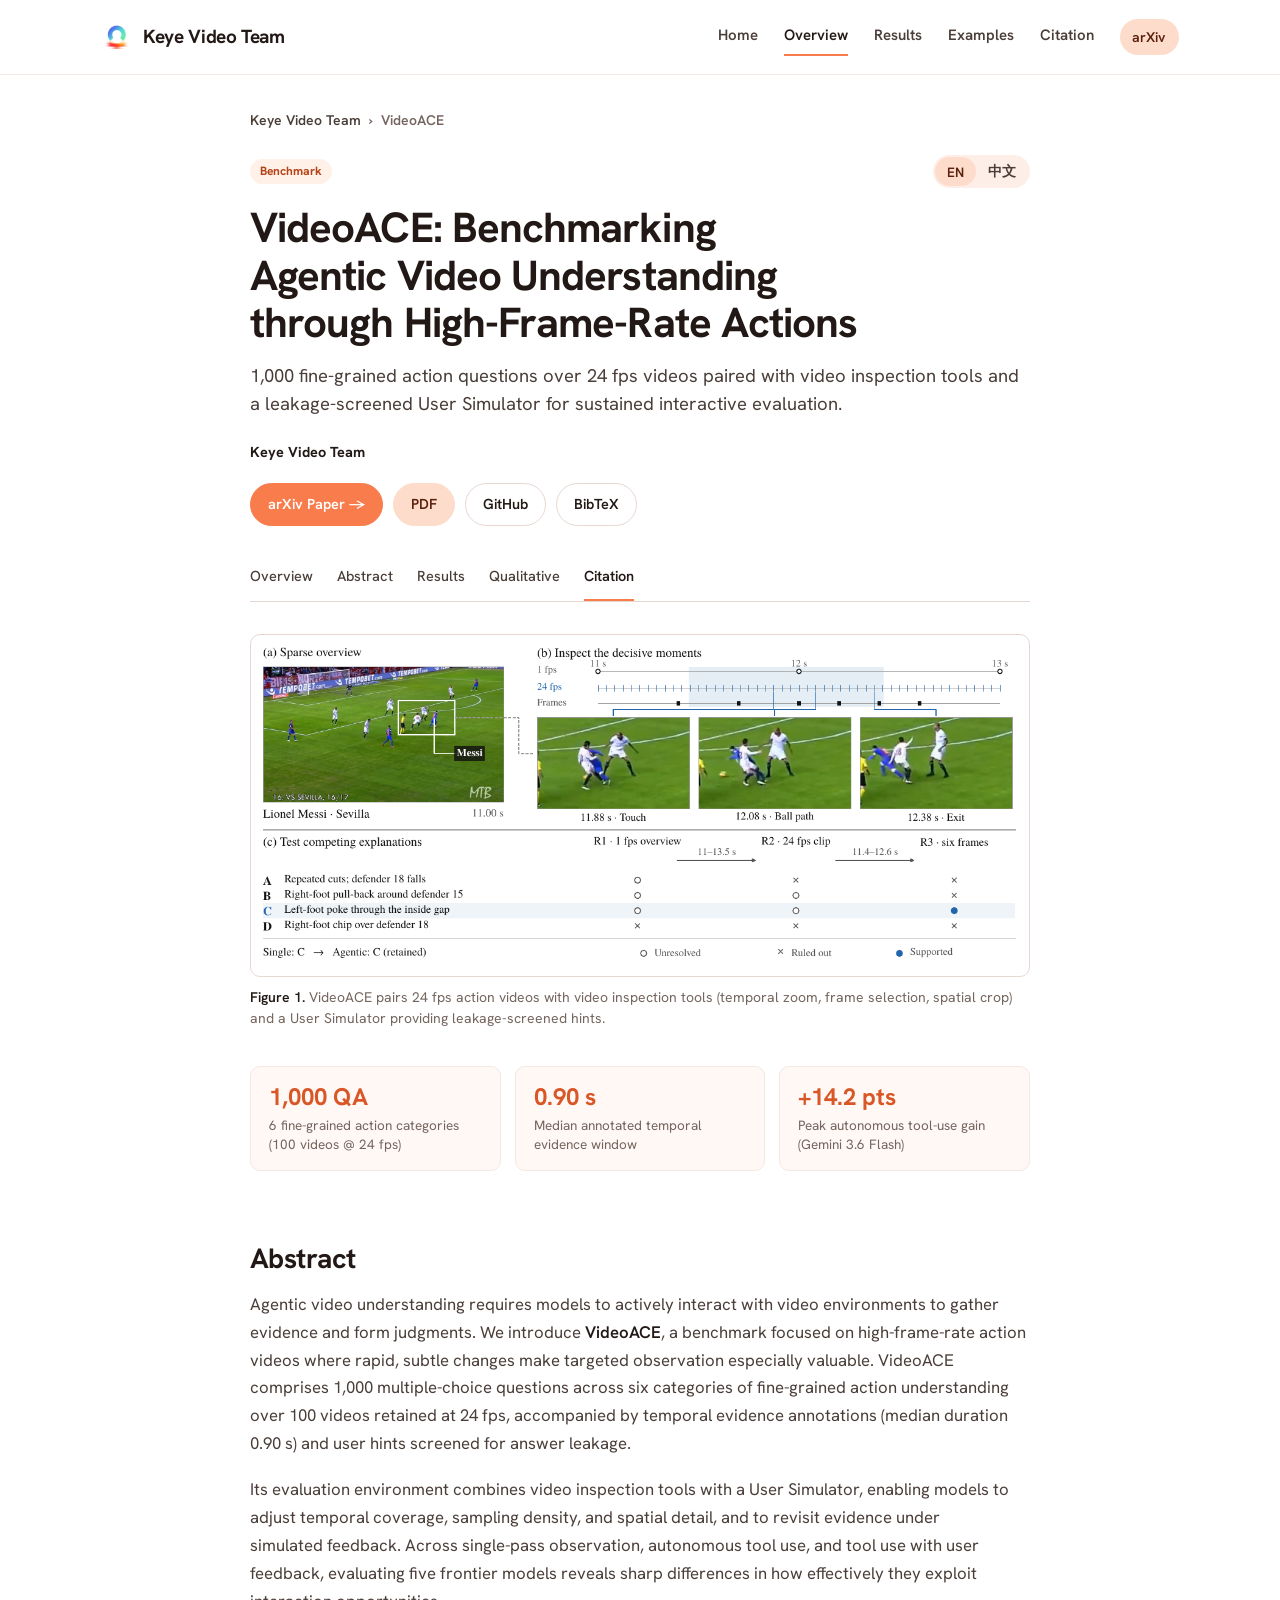
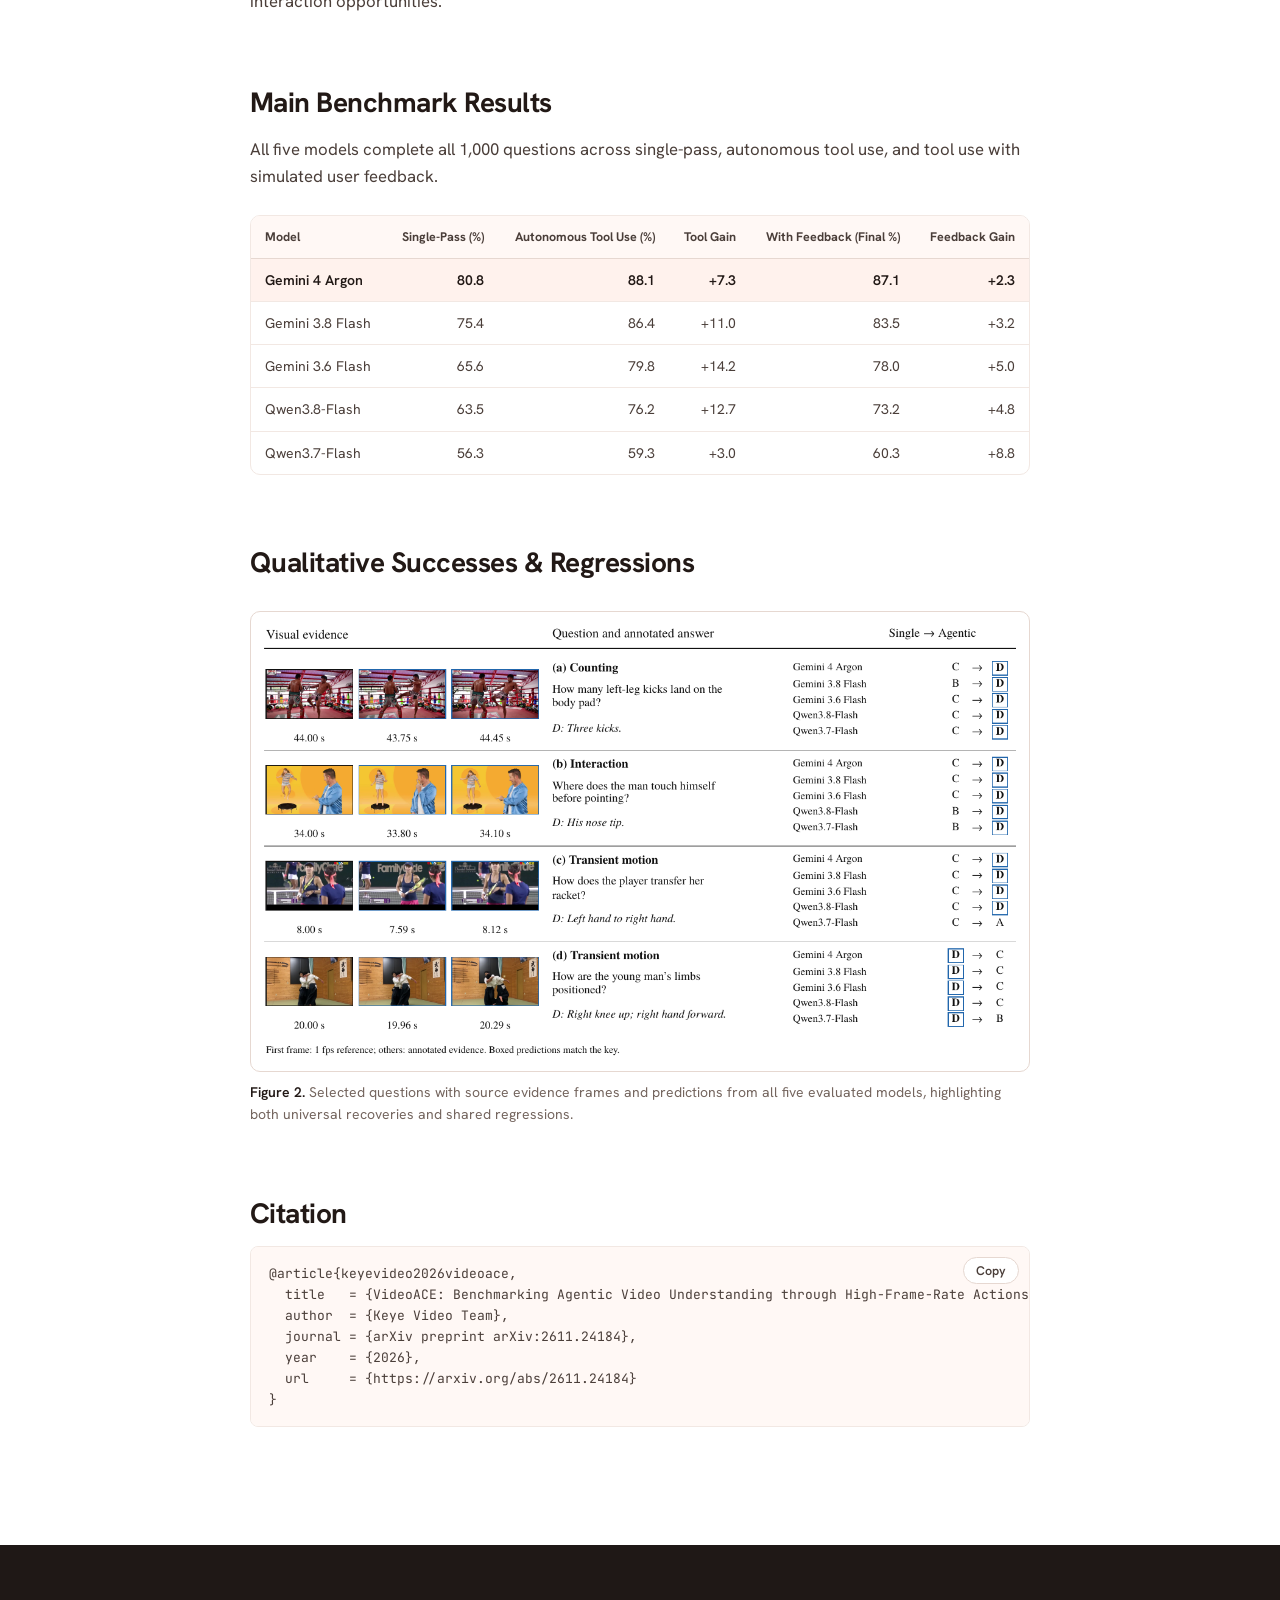
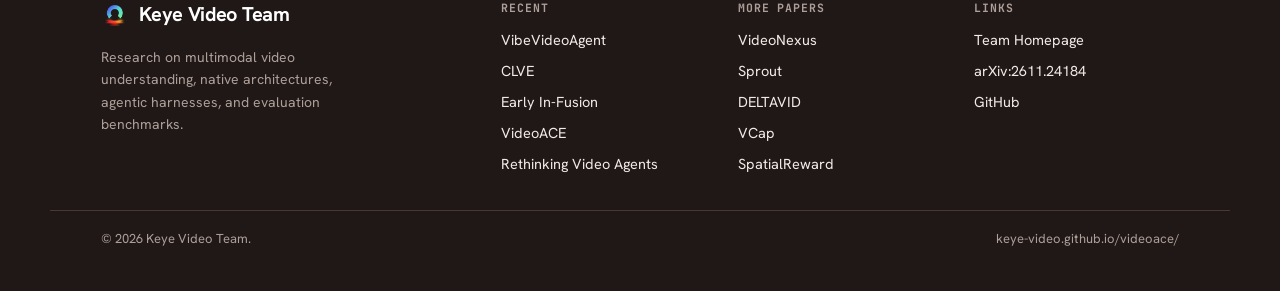
<file: videoace/index.html>
<!DOCTYPE html>
<html lang="en" data-lang="en">
<head>
<meta charset="utf-8">
<meta name="viewport" content="width=device-width, initial-scale=1">
<link rel="icon" type="image/png" href="../assets/keye-logo.png">
<title>VideoACE: Benchmarking Agentic Video Understanding | Keye Video Team</title>
<meta name="description" content="VideoACE: Benchmarking Agentic Video Understanding through High-Frame-Rate Actions by Keye Video Team.">
<meta name="theme-color" content="#FFFFFF">
<meta property="og:type" content="article">
<meta property="og:site_name" content="Keye Video Team">
<meta property="og:title" content="VideoACE: Benchmarking Agentic Video Understanding">
<meta property="og:description" content="Benchmarking agentic video understanding through 1,000 high-frame-rate 24 fps action questions and interactive tools.">
<meta property="og:url" content="https://keye-video.github.io/videoace/">
<meta property="og:image" content="https://keye-video.github.io/assets/og/videoace.jpg">
<meta property="og:image:width" content="1200">
<meta property="og:image:height" content="630">
<meta name="twitter:card" content="summary_large_image">
<meta name="twitter:title" content="VideoACE: Benchmarking Agentic Video Understanding">
<meta name="twitter:description" content="Benchmarking agentic video understanding through 1,000 high-frame-rate 24 fps action questions and interactive tools.">
<meta name="twitter:image" content="https://keye-video.github.io/assets/og/videoace.jpg">
<link rel="canonical" href="https://keye-video.github.io/videoace/">
<script type="application/ld+json">
{
  "@context": "https://schema.org",
  "@type": "ScholarlyArticle",
  "headline": "VideoACE: Benchmarking Agentic Video Understanding through High-Frame-Rate Actions",
  "author": {"@type": "Organization", "name": "Keye Video Team"},
  "url": "https://keye-video.github.io/videoace/",
  "sameAs": "https://arxiv.org/abs/2611.24184",
  "image": "https://keye-video.github.io/assets/og/videoace.jpg"
}
</script>
<link rel="preconnect" href="https://fonts.googleapis.com">
<link rel="preconnect" href="https://fonts.gstatic.com" crossorigin>
<link href="https://fonts.googleapis.com/css2?family=Hanken+Grotesk:ital,wght@0,400..700;1,400&family=JetBrains+Mono:wght@400;500;600&display=swap" rel="stylesheet">
<link rel="stylesheet" href="../assets/site.css">
</head>
<body data-sidenav>

<header class="topbar">
  <div class="topbar-inner">
    <a class="brand" href="../index.html">
      <img src="../assets/keye-logo.png" alt="Keye Video logo" width="32" height="32">
      <span>Keye Video Team</span>
    </a>
    <button type="button" class="nav-toggle" aria-label="Toggle menu" aria-expanded="false"><span class="burger"></span></button>
    <nav class="nav" aria-label="Primary navigation">
      <a href="../index.html">Home</a>
      <a class="active" href="#overview">Overview</a>
      <a href="#results">Results</a>
      <a href="#qualitative">Examples</a>
      <a href="#citation">Citation</a>
      <a class="nav-cta" href="https://arxiv.org/abs/2611.24184" target="_blank" rel="noopener">arXiv</a>
    </nav>
  </div>
</header>

<main>
<div class="ar-page">
  <header class="ar-head" id="main" tabindex="-1">
    <div class="ar-crumb"><b><a href="../index.html">Keye Video Team</a></b><span>›</span><span>VideoACE</span></div>
    <div class="ar-eyebrow">
      <span class="badge badge-soft">Benchmark</span>
      <div class="ar-lang" role="group" aria-label="Language">
        <button type="button" data-lang="en" aria-pressed="true">EN</button>
        <button type="button" data-lang="zh" aria-pressed="false">中文</button>
      </div>
    </div>

    <h1>
      <span lang="en">VideoACE: Benchmarking Agentic Video Understanding through High-Frame-Rate Actions</span>
      <span lang="zh">VideoACE：面向高帧率细粒度动作的智能体视频理解基准</span>
    </h1>
    <p class="ar-standfirst" lang="en">1,000 fine-grained action questions over 24 fps videos paired with video inspection tools and a leakage-screened User Simulator for sustained interactive evaluation.</p>
    <p class="ar-standfirst" lang="zh">基于 24 fps 高帧率动作视频构建 1,000 道细粒度问答，结合视频观测工具与防泄露用户模拟器，系统评估模型在持续交互中的证据获取与修正能力。</p>

    <div class="ar-authors-block">
      <div class="ar-affiliation"><strong>Keye Video Team</strong></div>
    </div>

    <div class="ar-actions">
      <a class="pill-btn solid" href="https://arxiv.org/abs/2611.24184" target="_blank" rel="noopener">arXiv Paper →</a>
      <a class="pill-btn primary" href="https://arxiv.org/pdf/2611.24184" target="_blank" rel="noopener">PDF</a>
      <a class="pill-btn" href="https://github.com/Keye-Video" target="_blank" rel="noopener">GitHub</a>
      <a class="pill-btn" href="#citation">BibTeX</a>
    </div>
  </header>

  <nav class="ar-toc" aria-label="Contents">
    <ol>
      <li><a href="#overview"><span lang="en">Overview</span><span lang="zh">概览</span></a></li>
      <li><a href="#abstract"><span lang="en">Abstract</span><span lang="zh">摘要</span></a></li>
      <li><a href="#results"><span lang="en">Results</span><span lang="zh">实验结果</span></a></li>
      <li><a href="#qualitative"><span lang="en">Qualitative</span><span lang="zh">案例分析</span></a></li>
      <li><a href="#citation"><span lang="en">Citation</span><span lang="zh">引用</span></a></li>
    </ol>
  </nav>

  <div class="ar-main">
    <aside class="ar-side-rail" aria-label="Contents">
      <div class="ar-side">
        <div class="ar-side-title"><span lang="en">Contents</span><span lang="zh">目录</span></div>
        <ol>
          <li><a href="#overview"><span lang="en">Overview</span><span lang="zh">概览</span></a></li>
          <li><a href="#abstract"><span lang="en">Abstract</span><span lang="zh">摘要</span></a></li>
          <li><a href="#results"><span lang="en">Results</span><span lang="zh">实验结果</span></a></li>
          <li><a href="#qualitative"><span lang="en">Qualitative</span><span lang="zh">案例分析</span></a></li>
          <li><a href="#citation"><span lang="en">Citation</span><span lang="zh">引用</span></a></li>
        </ol>
      </div>
    </aside>

    <figure class="ar-fig" id="overview">
      <div class="ar-fig-frame" data-zoom>
        <img src="../assets/figs/videoace_teaser.png" alt="VideoACE interactive environment and fine-grained action example">
      </div>
      <figcaption>
        <span lang="en"><strong>Figure 1.</strong> VideoACE pairs 24 fps action videos with video inspection tools (temporal zoom, frame selection, spatial crop) and a User Simulator providing leakage-screened hints.</span>
        <span lang="zh"><strong>图 1.</strong> VideoACE 将 24 fps 细粒度动作视频与视频观测工具（局部高帧率截取、挑帧、空间放大）及防答案泄露用户模拟器相结合。</span>
      </figcaption>
    </figure>

    <div class="stat-strip">
      <div class="stat-box"><b>1,000 QA</b><span lang="en">6 fine-grained action categories (100 videos @ 24 fps)</span><span lang="zh">6 大细粒度动作类别（100 段 24 fps 视频）</span></div>
      <div class="stat-box"><b>0.90 s</b><span lang="en">Median annotated temporal evidence window</span><span lang="zh">标注关键证据窗口中位时长</span></div>
      <div class="stat-box"><b>+14.2 pts</b><span lang="en">Peak autonomous tool-use gain (Gemini 3.6 Flash)</span><span lang="zh">自主工具调用最高增益（Gemini 3.6 Flash）</span></div>
    </div>

    <section id="abstract">
      <h2><span lang="en">Abstract</span><span lang="zh">摘要</span></h2>
      <p lang="en">Agentic video understanding requires models to actively interact with video environments to gather evidence and form judgments. We introduce <strong>VideoACE</strong>, a benchmark focused on high-frame-rate action videos where rapid, subtle changes make targeted observation especially valuable. VideoACE comprises 1,000 multiple-choice questions across six categories of fine-grained action understanding over 100 videos retained at 24 fps, accompanied by temporal evidence annotations (median duration 0.90 s) and user hints screened for answer leakage.</p>
      <p lang="en">Its evaluation environment combines video inspection tools with a User Simulator, enabling models to adjust temporal coverage, sampling density, and spatial detail, and to revisit evidence under simulated feedback. Across single-pass observation, autonomous tool use, and tool use with user feedback, evaluating five frontier models reveals sharp differences in how effectively they exploit interaction opportunities.</p>
      <p lang="zh">智能体视频理解要求模型主动与视频环境交互以收集证据并修正判断。我们提出 <strong>VideoACE</strong> 基准，聚焦高帧率细粒度动作场景（100 段 24 fps 视频、1,000 道选择题、覆盖六类细粒度动作，关键证据中位时长 0.90 秒），配套视频观测工具与经防泄露筛查的用户模拟器，系统对比单次观测、自主工具调用与结合用户反馈三种模式下的模型表现。</p>
    </section>

    <section id="results">
      <h2><span lang="en">Main Benchmark Results</span><span lang="zh">主榜实验结果</span></h2>
      <p lang="en">All five models complete all 1,000 questions across single-pass, autonomous tool use, and tool use with simulated user feedback.</p>
      <p lang="zh">全部五个模型在 1,000 道题上完成单次观测、自主工具调用以及结合用户反馈三种评测设置。</p>

      <div class="table-wrap">
        <table class="data-table">
          <thead>
            <tr>
              <th>Model</th>
              <th class="num">Single-Pass (%)</th>
              <th class="num">Autonomous Tool Use (%)</th>
              <th class="num">Tool Gain</th>
              <th class="num">With Feedback (Final %)</th>
              <th class="num">Feedback Gain</th>
            </tr>
          </thead>
          <tbody>
            <tr class="hl"><td>Gemini 4 Argon</td><td class="num">80.8</td><td class="num">88.1</td><td class="num">+7.3</td><td class="num">87.1</td><td class="num">+2.3</td></tr>
            <tr><td>Gemini 3.8 Flash</td><td class="num">75.4</td><td class="num">86.4</td><td class="num">+11.0</td><td class="num">83.5</td><td class="num">+3.2</td></tr>
            <tr><td>Gemini 3.6 Flash</td><td class="num">65.6</td><td class="num">79.8</td><td class="num">+14.2</td><td class="num">78.0</td><td class="num">+5.0</td></tr>
            <tr><td>Qwen3.8-Flash</td><td class="num">63.5</td><td class="num">76.2</td><td class="num">+12.7</td><td class="num">73.2</td><td class="num">+4.8</td></tr>
            <tr><td>Qwen3.7-Flash</td><td class="num">56.3</td><td class="num">59.3</td><td class="num">+3.0</td><td class="num">60.3</td><td class="num">+8.8</td></tr>
          </tbody>
        </table>
      </div>
    </section>

    <section id="qualitative">
      <h2><span lang="en">Qualitative Successes &amp; Regressions</span><span lang="zh">典型成功与退化案例</span></h2>
      <figure class="ar-fig">
        <div class="ar-fig-frame" data-zoom>
          <img src="../assets/figs/videoace_qual.png" alt="VideoACE qualitative examples with real video frames">
        </div>
        <figcaption>
          <span lang="en"><strong>Figure 2.</strong> Selected questions with source evidence frames and predictions from all five evaluated models, highlighting both universal recoveries and shared regressions.</span>
          <span lang="zh"><strong>图 2.</strong> 典型细粒度动作题目及其关键证据帧与五个模型的预测对比，同时展示工具调用带来的修复与误改案例。</span>
        </figcaption>
      </figure>
    </section>

    <section id="citation">
      <h2><span lang="en">Citation</span><span lang="zh">引用格式</span></h2>
      <pre><code>@article{keyevideo2026videoace,
  title   = {VideoACE: Benchmarking Agentic Video Understanding through High-Frame-Rate Actions},
  author  = {Keye Video Team},
  journal = {arXiv preprint arXiv:2611.24184},
  year    = {2026},
  url     = {https://arxiv.org/abs/2611.24184}
}</code></pre>
    </section>
  </div>
</div>
</main>

<footer class="foot">
  <div class="foot-grid">
    <div><div class="foot-brand"><img src="../assets/keye-logo.png" alt="Keye Video logo" width="28" height="28"><span>Keye Video Team</span></div><p class="foot-desc">Research on multimodal video understanding, native architectures, agentic harnesses, and evaluation benchmarks.</p></div>
    <div class="foot-col"><h4>Recent</h4><ul><li><a href="../vibevideoagent/index.html">VibeVideoAgent</a></li><li><a href="../clve/index.html">CLVE</a></li><li><a href="../early-in-fusion/index.html">Early In-Fusion</a></li><li><a href="../videoace/index.html">VideoACE</a></li><li><a href="../rethinking-video-agents/index.html">Rethinking Video Agents</a></li></ul></div>
    <div class="foot-col"><h4>More Papers</h4><ul><li><a href="../videonexus/index.html">VideoNexus</a></li><li><a href="../sprout/index.html">Sprout</a></li><li><a href="../deltavid/index.html">DELTAVID</a></li><li><a href="../vcap/index.html">VCap</a></li><li><a href="../spatialreward/index.html">SpatialReward</a></li></ul></div>
    <div class="foot-col"><h4>Links</h4><ul><li><a href="../index.html">Team Homepage</a></li><li><a href="https://arxiv.org/abs/2611.24184" target="_blank" rel="noopener">arXiv:2611.24184</a></li><li><a href="https://github.com/Keye-Video" target="_blank" rel="noopener">GitHub</a></li></ul></div>
  </div>
  <div class="foot-bottom"><span>© 2026 Keye Video Team.</span><span>keye-video.github.io/videoace/</span></div>
</footer>

<script src="../assets/site.js"></script>
</body>
</html>
</file>
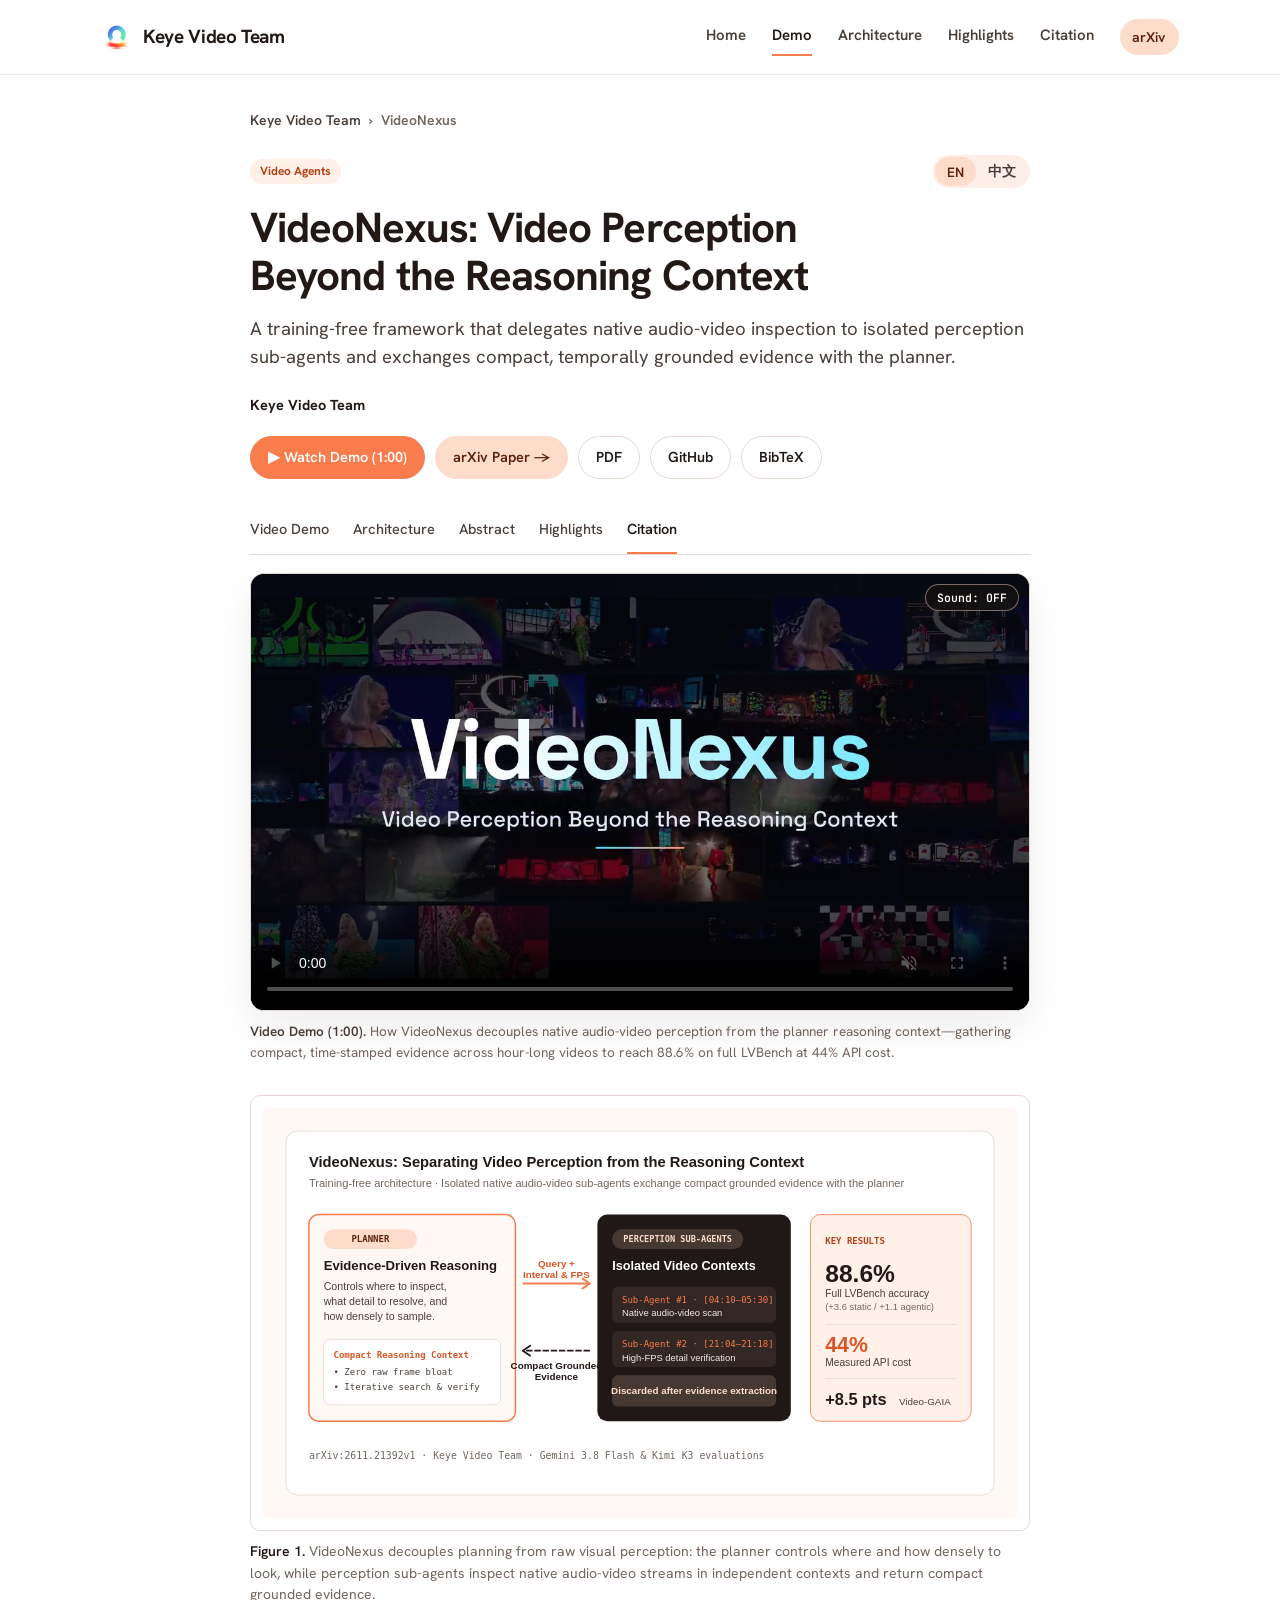
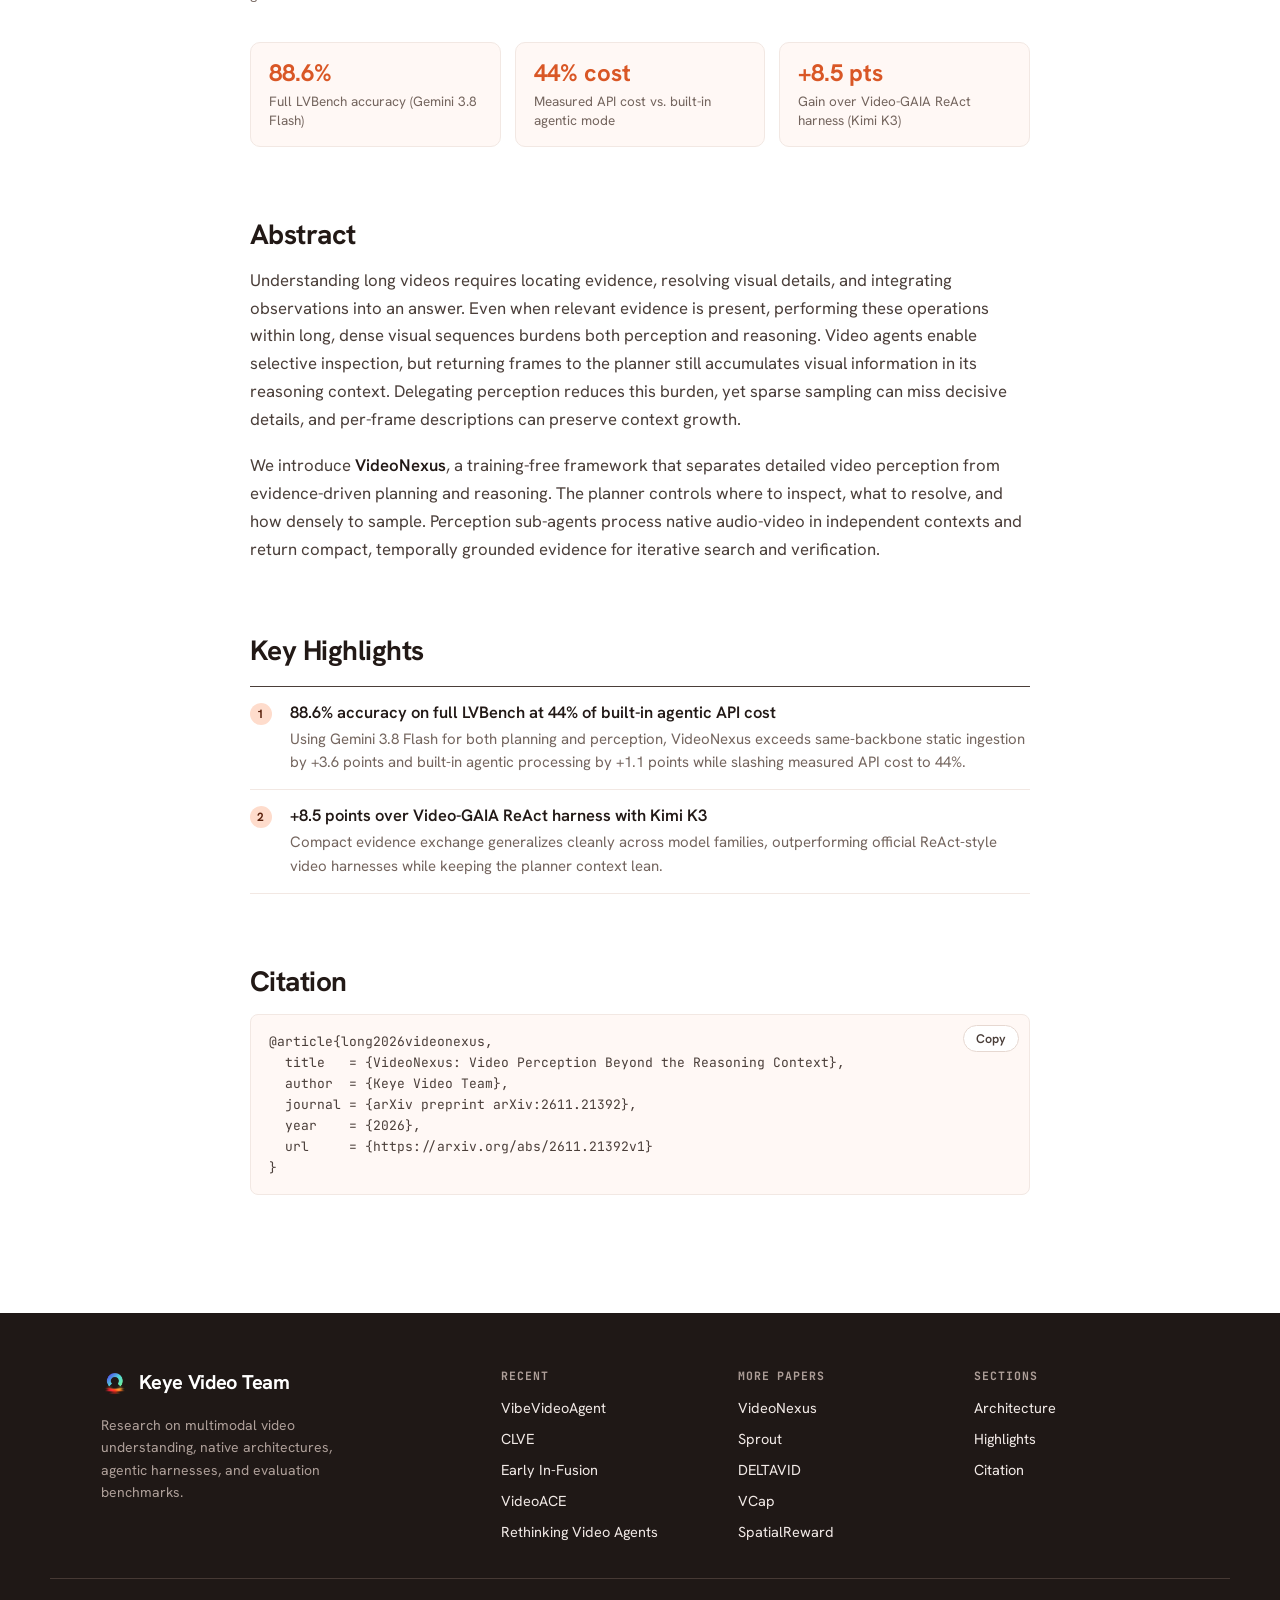
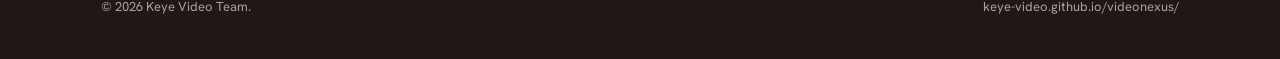
<file: videonexus/index.html>
<!DOCTYPE html>
<html lang="en" data-lang="en">
<head>
<meta charset="utf-8">
<meta name="viewport" content="width=device-width, initial-scale=1">
<link rel="icon" type="image/png" href="../assets/keye-logo.png">
<title>VideoNexus: Video Perception Beyond the Reasoning Context | Keye Video Team</title>
<meta name="description" content="VideoNexus (arXiv:2611.21392v1): Training-free decoupling of detailed audio-video perception from evidence-driven planning and reasoning.">
<meta name="theme-color" content="#FFFFFF">
<meta property="og:type" content="article">
<meta property="og:site_name" content="Keye Video Team">
<meta property="og:title" content="VideoNexus: Video Perception Beyond the Reasoning Context">
<meta property="og:description" content="Training-free decoupling of detailed audio-video perception from evidence-driven planning and reasoning (88.6% LVBench at 44% cost).">
<meta property="og:url" content="https://keye-video.github.io/videonexus/">
<meta property="og:image" content="https://keye-video.github.io/assets/videos/videonexus-poster.jpg">
<meta property="og:image:width" content="1280">
<meta property="og:image:height" content="720">
<meta name="twitter:card" content="summary_large_image">
<meta name="twitter:title" content="VideoNexus: Video Perception Beyond the Reasoning Context">
<meta name="twitter:description" content="Training-free decoupling of detailed audio-video perception from evidence-driven planning and reasoning (88.6% LVBench at 44% cost).">
<meta name="twitter:image" content="https://keye-video.github.io/assets/videos/videonexus-poster.jpg">
<link rel="canonical" href="https://keye-video.github.io/videonexus/">
<script type="application/ld+json">
{
  "@context": "https://schema.org",
  "@type": "ScholarlyArticle",
  "headline": "VideoNexus: Video Perception Beyond the Reasoning Context",
  "author": {"@type": "Organization", "name": "Keye Video Team"},
  "url": "https://keye-video.github.io/videonexus/",
  "sameAs": "https://arxiv.org/abs/2611.21392",
  "image": "https://keye-video.github.io/assets/videos/videonexus-poster.jpg"
}
</script>
<link rel="preconnect" href="https://fonts.googleapis.com">
<link rel="preconnect" href="https://fonts.gstatic.com" crossorigin>
<link href="https://fonts.googleapis.com/css2?family=Hanken+Grotesk:ital,wght@0,400..700;1,400&family=JetBrains+Mono:wght@400;500;600&display=swap" rel="stylesheet">
<link rel="stylesheet" href="../assets/site.css">
</head>
<body data-sidenav>

<header class="topbar">
  <div class="topbar-inner">
    <a class="brand" href="../index.html">
      <img src="../assets/keye-logo.png" alt="Keye Video logo" width="32" height="32">
      <span>Keye Video Team</span>
    </a>
    <button type="button" class="nav-toggle" aria-label="Toggle menu" aria-expanded="false"><span class="burger"></span></button>
    <nav class="nav" aria-label="Primary navigation">
      <a href="../index.html">Home</a>
      <a class="active" href="#demo">Demo</a>
      <a href="#overview">Architecture</a>
      <a href="#findings">Highlights</a>
      <a href="#citation">Citation</a>
      <a class="nav-cta" href="https://arxiv.org/abs/2611.21392v1" target="_blank" rel="noopener">arXiv</a>
    </nav>
  </div>
</header>

<main>
<div class="ar-page">
  <header class="ar-head" id="main" tabindex="-1">
    <div class="ar-crumb"><b><a href="../index.html">Keye Video Team</a></b><span>›</span><span>VideoNexus</span></div>
    <div class="ar-eyebrow">
      <span class="badge badge-soft">Video Agents</span>
      <div class="ar-lang" role="group" aria-label="Language">
        <button type="button" data-lang="en" aria-pressed="true">EN</button>
        <button type="button" data-lang="zh" aria-pressed="false">中文</button>
      </div>
    </div>

    <h1>
      <span lang="en">VideoNexus: Video Perception Beyond the Reasoning Context</span>
      <span lang="zh">VideoNexus：将视频感知从推理上下文中解耦</span>
    </h1>
    <p class="ar-standfirst" lang="en">A training-free framework that delegates native audio-video inspection to isolated perception sub-agents and exchanges compact, temporally grounded evidence with the planner.</p>
    <p class="ar-standfirst" lang="zh">免训练的长视频智能体框架：将原生音视频细节感知委派给独立上下文的感知子智能体，仅向规划器回传紧凑且带时间戳锚定的结构化证据。</p>

    <div class="ar-authors-block">
      <div class="ar-affiliation"><strong>Keye Video Team</strong></div>
    </div>

    <div class="ar-actions">
      <a class="pill-btn solid" href="#demo">▶ Watch Demo (1:00)</a>
      <a class="pill-btn primary" href="https://arxiv.org/abs/2611.21392v1" target="_blank" rel="noopener">arXiv Paper →</a>
      <a class="pill-btn" href="https://arxiv.org/pdf/2611.21392v1" target="_blank" rel="noopener">PDF</a>
      <a class="pill-btn" href="https://github.com/Keye-Video" target="_blank" rel="noopener">GitHub</a>
      <a class="pill-btn" href="#citation">BibTeX</a>
    </div>
  </header>

  <nav class="ar-toc" aria-label="Contents">
    <ol>
      <li><a href="#demo"><span lang="en">Video Demo</span><span lang="zh">视频演示</span></a></li>
      <li><a href="#overview"><span lang="en">Architecture</span><span lang="zh">架构</span></a></li>
      <li><a href="#abstract"><span lang="en">Abstract</span><span lang="zh">摘要</span></a></li>
      <li><a href="#findings"><span lang="en">Highlights</span><span lang="zh">核心亮点</span></a></li>
      <li><a href="#citation"><span lang="en">Citation</span><span lang="zh">引用</span></a></li>
    </ol>
  </nav>

  <div class="ar-main">
    <aside class="ar-side-rail" aria-label="Contents">
      <div class="ar-side">
        <div class="ar-side-title"><span lang="en">Contents</span><span lang="zh">目录</span></div>
        <ol>
          <li><a href="#demo"><span lang="en">Video Demo</span><span lang="zh">视频演示</span></a></li>
          <li><a href="#overview"><span lang="en">Architecture</span><span lang="zh">架构</span></a></li>
          <li><a href="#abstract"><span lang="en">Abstract</span><span lang="zh">摘要</span></a></li>
          <li><a href="#findings"><span lang="en">Highlights</span><span lang="zh">核心亮点</span></a></li>
          <li><a href="#citation"><span lang="en">Citation</span><span lang="zh">引用</span></a></li>
        </ol>
      </div>
    </aside>

    <figure class="ar-video-fig" id="demo">
      <div class="ar-video-frame">
        <video autoplay muted loop playsinline controls preload="auto" data-auto-video poster="../assets/videos/videonexus-poster.jpg" aria-label="VideoNexus 1-minute narrated walkthrough and long-video evidence demo">
          <source src="../assets/videos/videonexus-demo.mp4" type="video/mp4">
        </video>
      </div>
      <figcaption>
        <span lang="en"><strong>Video Demo (1:00).</strong> How VideoNexus decouples native audio-video perception from the planner reasoning context—gathering compact, time-stamped evidence across hour-long videos to reach 88.6% on full LVBench at 44% API cost.</span>
        <span lang="zh"><strong>视频演示（1:00）。</strong> 演示 VideoNexus 如何将原生音视频感知与规划器推理上下文彻底解耦，在小时级长视频中按需抽取带时间戳锚定的紧凑证据，以 44% 成本在完整 LVBench 取得 88.6% 准确率。</span>
      </figcaption>
    </figure>

    <figure class="ar-fig" id="overview">
      <div class="ar-fig-frame" data-zoom>
        <img src="../assets/figs/videonexus_overview.svg" alt="VideoNexus perception-reasoning separation diagram">
      </div>
      <figcaption>
        <span lang="en"><strong>Figure 1.</strong> VideoNexus decouples planning from raw visual perception: the planner controls where and how densely to look, while perception sub-agents inspect native audio-video streams in independent contexts and return compact grounded evidence.</span>
        <span lang="zh"><strong>图 1.</strong> VideoNexus 架构示意：规划器决定观测区间与采样密度，感知子智能体在隔离上下文中处理原生音视频流并返回紧凑的时序锚定证据。</span>
      </figcaption>
    </figure>

    <div class="stat-strip">
      <div class="stat-box"><b>88.6%</b><span lang="en">Full LVBench accuracy (Gemini 3.8 Flash)</span><span lang="zh">完整 LVBench 准确率（Gemini 3.8 Flash）</span></div>
      <div class="stat-box"><b>44% cost</b><span lang="en">Measured API cost vs. built-in agentic mode</span><span lang="zh">相比内置 agentic 模式的实测 API 成本</span></div>
      <div class="stat-box"><b>+8.5 pts</b><span lang="en">Gain over Video-GAIA ReAct harness (Kimi K3)</span><span lang="zh">Kimi K3 上超越 Video-GAIA ReAct 框架</span></div>
    </div>

    <section id="abstract">
      <h2><span lang="en">Abstract</span><span lang="zh">摘要</span></h2>
      <p lang="en">Understanding long videos requires locating evidence, resolving visual details, and integrating observations into an answer. Even when relevant evidence is present, performing these operations within long, dense visual sequences burdens both perception and reasoning. Video agents enable selective inspection, but returning frames to the planner still accumulates visual information in its reasoning context. Delegating perception reduces this burden, yet sparse sampling can miss decisive details, and per-frame descriptions can preserve context growth.</p>
      <p lang="en">We introduce <strong>VideoNexus</strong>, a training-free framework that separates detailed video perception from evidence-driven planning and reasoning. The planner controls where to inspect, what to resolve, and how densely to sample. Perception sub-agents process native audio-video in independent contexts and return compact, temporally grounded evidence for iterative search and verification.</p>
      <p lang="zh">长视频理解需要同时完成证据定位、细节辨识与跨片段整合。现有视频智能体虽支持选择性查看，但将原始帧不断回传至规划器仍会造成推理上下文膨胀。我们提出免训练框架 <strong>VideoNexus</strong>，将细粒度音视频感知与基于证据的规划推理彻底解耦：由规划器动态决策观测区间与帧率，感知子智能体在独立上下文中原生处理音视频并回传紧凑的时序锚定证据。</p>
    </section>

    <section id="findings">
      <h2><span lang="en">Key Highlights</span><span lang="zh">核心亮点</span></h2>
      <ol class="ar-findings">
        <li>
          <div>
            <strong class="finding-head"><span lang="en">88.6% accuracy on full LVBench at 44% of built-in agentic API cost</span><span lang="zh">完整 LVBench 达 88.6%，实测 API 成本仅 44%</span></strong>
            <span lang="en">Using Gemini 3.8 Flash for both planning and perception, VideoNexus exceeds same-backbone static ingestion by +3.6 points and built-in agentic processing by +1.1 points while slashing measured API cost to 44%.</span>
            <span lang="zh">基于 Gemini 3.8 Flash，VideoNexus 在完整 LVBench 上超越同底座静态输入 3.6 分、超越内置 agentic 模式 1.1 分，同时实测 API 成本仅为后者的 44%。</span>
          </div>
        </li>
        <li>
          <div>
            <strong class="finding-head"><span lang="en">+8.5 points over Video-GAIA ReAct harness with Kimi K3</span><span lang="zh">在 Kimi K3 底座上超越 Video-GAIA ReAct 8.5 分</span></strong>
            <span lang="en">Compact evidence exchange generalizes cleanly across model families, outperforming official ReAct-style video harnesses while keeping the planner context lean.</span>
            <span lang="zh">紧凑证据交换机制跨模型家族稳定泛化，在保持规划器上下文精简的同时大幅提升复杂视频任务准确率。</span>
          </div>
        </li>
      </ol>
    </section>

    <section id="citation">
      <h2><span lang="en">Citation</span><span lang="zh">引用格式</span></h2>
      <pre><code>@article{long2026videonexus,
  title   = {VideoNexus: Video Perception Beyond the Reasoning Context},
  author  = {Keye Video Team},
  journal = {arXiv preprint arXiv:2611.21392},
  year    = {2026},
  url     = {https://arxiv.org/abs/2611.21392v1}
}</code></pre>
    </section>
  </div>
</div>
</main>

<footer class="foot">
  <div class="foot-grid">
    <div><div class="foot-brand"><img src="../assets/keye-logo.png" alt="Keye Video logo" width="28" height="28"><span>Keye Video Team</span></div><p class="foot-desc">Research on multimodal video understanding, native architectures, agentic harnesses, and evaluation benchmarks.</p></div>
    <div class="foot-col"><h4>Recent</h4><ul><li><a href="../vibevideoagent/index.html">VibeVideoAgent</a></li><li><a href="../clve/index.html">CLVE</a></li><li><a href="../early-in-fusion/index.html">Early In-Fusion</a></li><li><a href="../videoace/index.html">VideoACE</a></li><li><a href="../rethinking-video-agents/index.html">Rethinking Video Agents</a></li></ul></div>
    <div class="foot-col"><h4>More Papers</h4><ul><li><a href="../videonexus/index.html">VideoNexus</a></li><li><a href="../sprout/index.html">Sprout</a></li><li><a href="../deltavid/index.html">DELTAVID</a></li><li><a href="../vcap/index.html">VCap</a></li><li><a href="../spatialreward/index.html">SpatialReward</a></li></ul></div>
    <div class="foot-col"><h4>Sections</h4><ul><li><a href="#overview">Architecture</a></li><li><a href="#findings">Highlights</a></li><li><a href="#citation">Citation</a></li></ul></div>
  </div>
  <div class="foot-bottom"><span>© 2026 Keye Video Team.</span><span>keye-video.github.io/videonexus/</span></div>
</footer>

<script src="../assets/site.js"></script>
</body>
</html>
</file>
<file: assets/site.css>
/* ============================================================
   Keye Video Team — 正式设计系统
   配色方案：access.mymind.com/colors "Peach Fuzz" (#F87C4C · #FEDCCC · #FFFFFF)
   排版体系：极简学术期刊网格、大留白、左对齐版心、深色机构页脚
   ============================================================ */

:root {
  /* Peach Fuzz 核心浅色与墨色体系 */
  --paper: #FFFFFF;
  --paper-2: #FFF8F5;        /* 极淡暖蜜桃纸底 */
  --paper-3: #FDEEE7;        /* 柔和悬停暖底 */
  --ink: #221916;            /* 深炭棕墨 */
  --ink-2: #4A3E39;          /* 正文墨色 */
  --ink-3: #74655E;          /* 辅助文字 */
  --ink-4: #998982;
  --rule: #E6D8D1;
  --rule-2: #F2E8E3;

  /* Peach Fuzz 强调色与胶囊色系 */
  --brand: #F87C4C;          /* mymind Peach Fuzz 原色（图标/图表柱/强调条） */
  --accent: #D95726;         /* 文本与链接可读性优化版（满足 WCAG AA） */
  --accent-hover: #B84217;
  --accent-soft: rgba(248, 124, 76, 0.10);
  --link-line: rgba(248, 124, 76, 0.45);

  --pill: #FEDCCC;           /* mymind Peach Fuzz 暖蜜桃胶囊 */
  --pill-hover: #FBC7AF;
  --pill-ink: #5A200B;
  --tint: #FFF0E8;           /* 徽章与提示框浅底 */
  --tint-ink: #B54318;

  /* 语义状态色 */
  --ok: #16794F;
  --ok-soft: #E6F4EE;
  --err: #C43B3B;
  --err-soft: #FCEAEA;

  /* 页脚深色带 */
  --deep: #1F1816;
  --deep-ink: #F2EAE7;
  --deep-muted: #AE9F99;
  --deep-rule: #463934;

  --shadow: 0 8px 24px rgba(34, 25, 22, 0.10);
  --font-sans: 'Hanken Grotesk', -apple-system, BlinkMacSystemFont, 'PingFang SC', 'Noto Sans SC', 'Helvetica Neue', Arial, sans-serif;
  --font-mono: 'JetBrains Mono', ui-monospace, SFMono-Regular, Menlo, Monaco, Consolas, monospace;

  --max: 1180px;
  --gutter: clamp(20px, 4vw, 56px);
  color-scheme: light;
}

* { box-sizing: border-box; }
html, body { margin: 0; padding: 0; overflow-x: clip; }

html {
  scroll-behavior: smooth;
  scroll-padding-top: 28px;
  scrollbar-width: thin;
  scrollbar-color: var(--rule) transparent;
}
html:has(.ar-toc) { scroll-padding-top: 76px; }

body {
  font-family: var(--font-sans);
  background: var(--paper);
  color: var(--ink);
  line-height: 1.58;
  font-size: 16px;
  font-optical-sizing: auto;
  -webkit-font-smoothing: antialiased;
  -moz-osx-font-smoothing: grayscale;
  text-rendering: optimizeLegibility;
}

a { color: inherit; text-decoration: none; }
img, svg { display: block; max-width: 100%; }
::selection { background: var(--pill); color: var(--ink); }

:focus-visible {
  outline: 2px solid var(--accent);
  outline-offset: 2px;
  border-radius: 2px;
}
#main:focus { outline: none; }

/* 中英双语切换规则 */
html[data-lang="en"] [lang="zh"],
html[data-lang="zh"] [lang="en"] {
  display: none !important;
}

/* ---------- 版心容器 ---------- */
.page {
  max-width: var(--max);
  margin: 0 auto;
  padding: 0 var(--gutter);
  position: relative;
}

/* ---------- 顶部静态导航栏 ---------- */
.topbar {
  position: relative;
  z-index: 50;
  background: var(--paper);
  border-bottom: 1px solid var(--rule-2);
}
.topbar-inner {
  max-width: var(--max);
  height: 74px;
  margin: 0 auto;
  padding: 0 var(--gutter);
  display: flex;
  align-items: center;
  justify-content: space-between;
  gap: 24px;
}
.brand {
  font-size: 19px;
  font-weight: 700;
  letter-spacing: -0.02em;
  color: var(--ink);
  display: inline-flex;
  align-items: center;
  gap: 10px;
  white-space: nowrap;
  flex-shrink: 0;
}
.brand img {
  width: 32px;
  height: 32px;
  object-fit: contain;
}
.brand-tag {
  font-family: var(--font-mono);
  font-size: 11px;
  font-weight: 600;
  letter-spacing: 0.08em;
  text-transform: uppercase;
  color: var(--tint-ink);
  background: var(--tint);
  padding: 2px 7px;
  border-radius: 4px;
  margin-left: 2px;
}

.nav {
  display: flex;
  align-items: center;
  gap: 26px;
  flex-shrink: 0;
}
.nav a {
  padding: 6px 0;
  font-size: 15px;
  font-weight: 600;
  color: var(--ink-2);
  border-bottom: 2px solid transparent;
  white-space: nowrap;
  transition: color 0.15s;
}
.nav a:hover { color: var(--accent); }
.nav a.active { color: var(--ink); border-bottom-color: var(--brand); }

.nav a.nav-cta {
  display: inline-flex;
  align-items: center;
  gap: 7px;
  padding: 7px 14px 7px 12px;
  border: 0;
  border-radius: 50px;
  background: var(--pill);
  color: var(--pill-ink);
  font-size: 14px;
}
.nav a.nav-cta:hover { background: var(--pill-hover); color: var(--pill-ink); }
.nav-cta svg { width: 15px; height: 15px; }

/* 移动端汉堡按钮 */
.nav-toggle {
  display: none;
  width: 40px;
  height: 40px;
  margin-right: -8px;
  align-items: center;
  justify-content: center;
  background: transparent;
  border: 0;
  border-radius: 50%;
  cursor: pointer;
  color: var(--ink);
}
.nav-toggle:hover { background: var(--paper-3); }
.burger, .burger::before, .burger::after {
  display: block;
  width: 18px;
  height: 2px;
  background: currentColor;
  border-radius: 2px;
  transition: transform 0.2s ease;
}
.burger { position: relative; }
.burger::before, .burger::after { content: ''; position: absolute; left: 0; }
.burger::before { top: -6px; }
.burger::after { top: 6px; }
.nav-toggle[aria-expanded="true"] .burger { background: transparent; }
.nav-toggle[aria-expanded="true"] .burger::before { transform: translateY(6px) rotate(45deg); }
.nav-toggle[aria-expanded="true"] .burger::after { transform: translateY(-6px) rotate(-45deg); }

@media (max-width: 860px) {
  .topbar-inner { height: 62px; }
  .brand-tag { display: none; }
  .nav-toggle { display: inline-flex; }
  .topbar-inner .nav {
    position: absolute;
    top: 100%;
    left: 0;
    right: 0;
    flex-direction: column;
    align-items: stretch;
    gap: 0;
    padding: 4px var(--gutter) 16px;
    background: var(--paper);
    border-bottom: 1px solid var(--rule);
    box-shadow: 0 12px 24px rgba(0, 0, 0, 0.08);
    opacity: 0;
    visibility: hidden;
    transform: translateY(-6px);
    transition: opacity 0.18s ease, transform 0.18s ease, visibility 0.18s;
  }
  .topbar-inner .nav.open { opacity: 1; visibility: visible; transform: none; }
  .topbar-inner .nav a { padding: 12px 0; border-bottom: 0; }
  .topbar-inner .nav a + a { border-top: 1px solid var(--rule-2); }
  .topbar-inner .nav a.nav-cta { align-self: flex-start; margin-top: 10px; border-top: 0; padding: 8px 15px; }
}

/* ---------- 正文链接生长下划线动效 ---------- */
.prose a,
.log a,
.ar-main a {
  color: var(--ink);
  border-bottom: 1px solid var(--link-line);
  padding: 0 1px;
  transition: color 0.15s, border-color 0.15s;
}
.prose a:hover,
.log a:hover,
.ar-main a:hover {
  color: var(--accent);
  border-bottom-color: var(--accent);
}
@media (prefers-reduced-motion: no-preference) {
  .prose a, .log a, .ar-main a {
    border-bottom: none;
    background-image:
      linear-gradient(var(--brand), var(--brand)),
      linear-gradient(var(--link-line), var(--link-line));
    background-size: 0 2px, 100% 1px;
    background-position: 0 100%, 0 100%;
    background-repeat: no-repeat;
    transition: background-size 0.28s cubic-bezier(0.2, 0.7, 0.3, 1), color 0.15s;
  }
  .prose a:hover, .log a:hover, .ar-main a:hover { background-size: 100% 2px, 100% 1px; }
  .ar-main a.pill-btn, .ar-main .ar-findings a, .ar-main .ar-side a { background-image: none; }
}

/* ---------- 按钮胶囊 ---------- */
.pill-btn {
  display: inline-flex;
  align-items: center;
  gap: 8px;
  padding: 9px 17px;
  border-radius: 50px;
  font-size: 14.5px;
  font-weight: 600;
  background: var(--paper);
  border: 1px solid var(--rule);
  color: var(--ink);
  transition: background 0.15s, border-color 0.15s, color 0.15s;
}
.pill-btn:hover { background: var(--paper-3); border-color: var(--ink-4); color: var(--ink); }
.pill-btn.solid {
  background: var(--brand);
  border-color: var(--brand);
  color: #FFFFFF;
}
.pill-btn.solid:hover { background: var(--accent); border-color: var(--accent); color: #FFFFFF; }
.pill-btn.primary {
  background: var(--pill);
  border-color: var(--pill);
  color: var(--pill-ink);
}
.pill-btn.primary:hover { background: var(--pill-hover); border-color: var(--pill-hover); }
.pill-btn svg { width: 15px; height: 15px; flex: none; }

/* ============================================================
   AI Research Lab 团队官网区块样式
   ============================================================ */

/* 1. 精简大气的团队 Masthead（紧凑首屏让交互知识图谱与导览条完整呈现） */
.lab-hero {
  background: linear-gradient(180deg, var(--paper-2) 0%, var(--paper) 100%);
  border-bottom: 1px solid var(--rule-2);
  padding: clamp(22px, 3vw, 34px) 0 clamp(28px, 3.6vw, 42px);
}
.lab-hero-top {
  display: flex;
  align-items: center;
  gap: 12px;
  margin-bottom: 12px;
}
.lab-hero-top img {
  width: 38px;
  height: 38px;
  object-fit: contain;
  image-rendering: -webkit-optimize-contrast;
}
.lab-kicker {
  display: inline-flex;
  align-items: center;
  gap: 8px;
  font-family: var(--font-mono);
  font-size: 12.5px;
  font-weight: 600;
  letter-spacing: 0.06em;
  text-transform: uppercase;
  color: var(--tint-ink);
  background: var(--tint);
  padding: 5px 12px;
  border-radius: 50px;
}
.lab-kicker .dot {
  width: 7px;
  height: 7px;
  border-radius: 50%;
  background: var(--brand);
}
.lab-title {
  font-size: clamp(32px, 4.1vw, 46px);
  font-weight: 700;
  line-height: 1.09;
  letter-spacing: -0.028em;
  color: var(--ink);
  margin: 0 0 10px;
  max-width: 24ch;
  text-wrap: balance;
}
.lab-title em { font-style: normal; color: var(--accent); }
.lab-lede {
  font-size: clamp(16px, 1.45vw, 18.5px);
  line-height: 1.54;
  color: var(--ink-2);
  max-width: 68ch;
  margin: 0 0 18px;
  text-wrap: pretty;
}
.lab-cta-row { display: flex; flex-wrap: wrap; gap: 12px; align-items: center; }

/* 区块间距 */
section.journal { padding: clamp(52px, 7vw, 80px) 0 0; }
section.journal:last-of-type { padding-bottom: clamp(68px, 8.5vw, 104px); }

.sec-head {
  display: flex;
  align-items: baseline;
  justify-content: space-between;
  gap: 16px;
  margin-bottom: 24px;
}
.sec-eyebrow {
  font-family: var(--font-mono);
  font-size: 12px;
  font-weight: 600;
  letter-spacing: 0.06em;
  text-transform: uppercase;
  color: var(--accent);
  margin-bottom: 5px;
}
.sec-title {
  font-weight: 700;
  font-size: clamp(24px, 2.4vw, 31px);
  letter-spacing: -0.02em;
  line-height: 1.18;
  margin: 0;
  text-wrap: balance;
}
.sec-more {
  flex: none;
  font-size: 14.5px;
  font-weight: 600;
  color: var(--accent);
  white-space: nowrap;
}
.sec-more:hover { color: var(--accent-hover); text-decoration: underline; text-underline-offset: 3px; }

/* 2. 论文展示大卡（Featured Release 与每篇论文统一的图文 Spotlight 卡片） */
.spotlight {
  display: grid;
  grid-template-columns: minmax(0, 1.18fr) minmax(0, 1fr);
  gap: clamp(22px, 3.6vw, 44px);
  align-items: center;
  padding: clamp(20px, 2.8vw, 30px);
  background: var(--paper-2);
  border: 1px solid var(--rule);
  border-radius: 14px;
}
.spotlight-visual {
  display: block;
  border-radius: 10px;
  overflow: hidden;
  border: 1px solid var(--rule);
  background: #FFFFFF;
}
.spotlight-visual img,
.spotlight-visual svg,
.spotlight-visual video {
  width: 100%;
  height: auto;
  display: block;
}
.spotlight-visual--video {
  position: relative;
  background: #0B0D12;
  padding: 0 !important;
  aspect-ratio: 16 / 9 !important;
}
.spotlight-visual--video video {
  width: 100%;
  height: 100%;
  object-fit: cover;
  border-radius: 9px;
}

/* 论文详情页演示视频展示框 */
.ar-video-fig {
  margin: 18px 0 30px;
}
.ar-video-frame {
  position: relative;
  border-radius: 14px;
  overflow: hidden;
  border: 1px solid var(--rule);
  background: #0B0D12;
  box-shadow: 0 16px 40px rgba(34, 25, 22, 0.08);
  aspect-ratio: 16 / 9;
}
.ar-video-frame video {
  width: 100%;
  height: 100%;
  display: block;
  object-fit: cover;
}
/* 自动播放视频右上角一键开声胶囊 */
.vid-sound-btn {
  position: absolute;
  top: 10px;
  right: 10px;
  z-index: 4;
  display: inline-flex;
  align-items: center;
  gap: 5px;
  padding: 5px 11px;
  border-radius: 999px;
  border: 1px solid rgba(254, 220, 204, 0.45);
  background: rgba(22, 17, 15, 0.76);
  color: #FFF8F5;
  font-family: var(--font-mono);
  font-size: 11.5px;
  font-weight: 600;
  cursor: pointer;
  backdrop-filter: blur(8px);
  -webkit-backdrop-filter: blur(8px);
  transition: background 0.16s ease, border-color 0.16s ease, transform 0.14s ease;
}
.vid-sound-btn:hover {
  background: var(--brand);
  border-color: var(--brand);
  transform: translateY(-1px);
}
.vid-sound-btn[aria-pressed="true"] {
  background: rgba(248, 124, 76, 0.92);
  border-color: var(--brand);
}
.ar-video-fig figcaption {
  margin-top: 10px;
  font-size: 13.5px;
  line-height: 1.55;
  color: var(--ink-3);
}
.ar-video-fig figcaption strong { color: var(--ink-2); }
.spotlight-body { display: flex; flex-direction: column; gap: 11px; }
.spotlight-meta {
  display: flex;
  flex-wrap: wrap;
  gap: 8px;
  align-items: center;
  font-size: 13.5px;
  font-weight: 600;
  color: var(--ink-3);
}
.badge {
  display: inline-block;
  font-size: 12px;
  font-weight: 700;
  padding: 3px 10px;
  border-radius: 50px;
  background: var(--pill);
  color: var(--pill-ink);
}
.badge-soft { background: var(--tint); color: var(--tint-ink); }
.badge-solid { background: var(--brand); color: #FFFFFF; }
.spotlight-title {
  font-size: clamp(22px, 2.3vw, 28px);
  font-weight: 700;
  line-height: 1.22;
  letter-spacing: -0.02em;
  margin: 0;
}
.spotlight-title a:hover { color: var(--accent); }
.spotlight-authors {
  font-size: 14px;
  color: var(--ink-3);
  margin: 0;
  line-height: 1.45;
}
.spotlight-desc {
  font-size: 15px;
  line-height: 1.6;
  color: var(--ink-2);
  margin: 0;
}
.spotlight-metrics {
  display: grid;
  grid-template-columns: repeat(3, minmax(0, 1fr));
  gap: 10px;
  padding: 12px 0;
  border-top: 1px solid var(--rule);
  border-bottom: 1px solid var(--rule);
}
.spotlight-metrics div b {
  display: block;
  font-size: 18px;
  font-weight: 700;
  color: var(--accent);
  font-variant-numeric: tabular-nums;
}
.spotlight-metrics div span { font-size: 12px; color: var(--ink-3); line-height: 1.3; display: block; }
@media (max-width: 900px) {
  .spotlight { grid-template-columns: minmax(0, 1fr); }
}

/* 3. 每篇论文独立展示列表（同样带真实论文主图 + 三项核心指标 + 直达项目页按钮） */
.filter-bar { display: flex; flex-wrap: wrap; gap: 8px; margin-bottom: 22px; }
.filter-bar button {
  font-family: var(--font-sans);
  font-size: 13.5px;
  font-weight: 600;
  padding: 6px 14px;
  border-radius: 50px;
  border: 1px solid var(--rule);
  background: var(--paper);
  color: var(--ink-2);
  cursor: pointer;
  transition: all 0.15s;
}
.filter-bar button:hover { background: var(--paper-3); color: var(--ink); }
.filter-bar button[aria-pressed="true"] { background: var(--ink); border-color: var(--ink); color: var(--paper); }

.paper-stack {
  display: grid;
  gap: 24px;
}
.paper-card {
  display: grid;
  grid-template-columns: minmax(0, 0.92fr) minmax(0, 1.15fr);
  gap: clamp(20px, 3vw, 36px);
  align-items: center;
  padding: clamp(18px, 2.5vw, 26px);
  background: var(--paper);
  border: 1px solid var(--rule-2);
  border-radius: 14px;
  transition: border-color 0.18s, background 0.18s;
}
.paper-card:hover {
  border-color: var(--brand);
  background: var(--paper-2);
}
.paper-card[hidden] { display: none; }
.paper-card .spotlight-title { font-size: clamp(20px, 2vw, 24px); }
.paper-card .spotlight-visual { aspect-ratio: 16 / 10; display: flex; align-items: center; justify-content: center; padding: 6px; }
.paper-card .spotlight-visual img { width: 100%; height: 100%; object-fit: contain; }
@media (max-width: 860px) {
  .paper-card { grid-template-columns: minmax(0, 1fr); }
}

/* 4. 动态日志 */
.log { list-style: none; padding: 0; margin: 0; border-top: 1px solid var(--rule-2); }
.log li {
  display: grid;
  grid-template-columns: 104px minmax(0, 1fr);
  gap: 20px;
  padding: 13px 0;
  border-bottom: 1px solid var(--rule-2);
  align-items: baseline;
  font-size: 15.5px;
  color: var(--ink-2);
}
.log .date {
  font-family: var(--font-mono);
  font-size: 13px;
  font-weight: 500;
  color: var(--ink-3);
  font-variant-numeric: tabular-nums;
}
@media (max-width: 600px) { .log li { grid-template-columns: 84px minmax(0, 1fr); gap: 12px; } }

/* 5. 团队成员网格（极简扁平链接卡片、不分角色） */
.people-grid {
  display: grid;
  grid-template-columns: repeat(auto-fit, minmax(210px, 1fr));
  gap: 14px;
}
.person-card {
  display: flex;
  align-items: center;
  justify-content: space-between;
  gap: 12px;
  padding: 16px 20px;
  border-radius: 12px;
  background: var(--paper-2);
  border: 1px solid var(--rule);
  color: var(--ink);
  transition: transform 0.2s ease, border-color 0.2s ease, background 0.2s ease, box-shadow 0.2s ease;
}
.person-card:hover {
  transform: translateY(-2px);
  border-color: var(--brand);
  background: #FFFFFF;
  box-shadow: 0 10px 24px rgba(34, 25, 22, 0.06);
}
.person-name { font-size: 16.5px; font-weight: 700; color: var(--ink); line-height: 1.25; }
.person-arrow {
  font-size: 15px;
  font-weight: 600;
  color: var(--ink-4);
  transition: transform 0.2s ease, color 0.2s ease;
}
.person-card:hover .person-arrow {
  color: var(--accent);
  transform: translate(2px, -2px);
}

.collab-band {
  display: flex;
  justify-content: space-between;
  align-items: center;
  gap: 24px;
  flex-wrap: wrap;
  padding: 24px 28px;
  border-radius: 12px;
  background: var(--paper-2);
  border: 1px solid var(--rule);
}
.collab-band h3 { font-size: 20px; font-weight: 700; margin: 0 0 6px; }
.collab-band p { font-size: 15px; color: var(--ink-2); margin: 0; max-width: 60ch; }

/* ============================================================
   论文独立项目主页布局 (.ar-page)
   ============================================================ */
.ar-page {
  max-width: calc(780px + 2 * var(--gutter));
  margin: 0 auto;
  padding: 0 var(--gutter) 96px;
}
.ar-head, .ar-toc, .ar-main { min-width: 0; }
.ar-crumb {
  font-size: 14px;
  font-weight: 600;
  color: var(--ink-3);
  margin: 34px 0 24px;
  display: flex;
  gap: 8px;
  align-items: center;
}
.ar-crumb b { font-weight: 600; color: var(--ink-2); }
.ar-crumb a:hover { color: var(--accent); }
.ar-eyebrow {
  display: flex;
  align-items: center;
  gap: 12px;
  flex-wrap: wrap;
  font-size: 14px;
  font-weight: 600;
  color: var(--ink-3);
  margin-bottom: 16px;
  font-variant-numeric: tabular-nums;
}
.ar-lang {
  margin-left: auto;
  display: inline-flex;
  border-radius: 50px;
  background: var(--paper-3);
  padding: 2px;
}
.ar-lang button {
  font-family: var(--font-sans);
  font-size: 13.5px;
  font-weight: 600;
  padding: 5px 12px;
  border: 0;
  border-radius: 50px;
  background: transparent;
  color: var(--ink-2);
  cursor: pointer;
}
.ar-lang button[aria-pressed="true"] { background: var(--pill); color: var(--pill-ink); }
.ar-head h1 {
  font-weight: 700;
  font-size: clamp(30px, 4.2vw, 42px);
  line-height: 1.13;
  letter-spacing: -0.022em;
  margin: 0;
  text-wrap: balance;
}
.ar-standfirst {
  font-size: 18.5px;
  line-height: 1.5;
  color: var(--ink-2);
  margin: 16px 0 0;
  text-wrap: pretty;
}
.ar-authors-block { margin-top: 22px; font-size: 15.5px; line-height: 1.6; color: var(--ink); }
.ar-authors-list { font-weight: 500; }
.ar-authors-list sup { font-size: 0.72em; color: var(--accent); margin-left: 1px; }
.ar-affiliation { margin-top: 6px; font-size: 14.5px; color: var(--ink-3); display: flex; align-items: center; gap: 8px; flex-wrap: wrap; }
.ar-affiliation strong { color: var(--ink); font-weight: 700; }
.ar-actions { display: flex; flex-wrap: wrap; gap: 10px; margin-top: 20px; }

.ar-toc {
  position: sticky;
  top: 0;
  z-index: 20;
  background: var(--paper);
  margin: 26px 0 0;
  border-bottom: 1px solid var(--rule);
}
.ar-toc ol { list-style: none; padding: 0; margin: 0; display: flex; flex-wrap: nowrap; gap: 24px; overflow-x: auto; scrollbar-width: none; }
.ar-toc ol::-webkit-scrollbar { display: none; }
.ar-toc li { flex: none; }
.ar-toc a { display: block; white-space: nowrap; padding: 13px 0 11px; border-bottom: 2px solid transparent; font-size: 14.5px; font-weight: 500; color: var(--ink-2); }
.ar-toc a:hover { color: var(--ink); }
.ar-toc a.active { color: var(--ink); border-bottom-color: var(--brand); font-weight: 600; }

.ar-side-rail { display: none; }
@media (min-width: 1320px) {
  .ar-main { position: relative; }
  .ar-side-rail { display: block; position: absolute; top: 28px; bottom: 0; right: calc(100% + 44px); width: 200px; }
  .ar-side { position: sticky; top: 28px; max-height: calc(100vh - 56px); overflow-y: auto; }
  .ar-side-title { font-family: var(--font-mono); font-size: 11.5px; font-weight: 600; text-transform: uppercase; letter-spacing: 0.06em; color: var(--ink-3); margin: 0 0 10px 13px; }
  .ar-side ol { list-style: none; margin: 0; padding: 0; border-left: 1px solid var(--rule); }
  .ar-side a { display: block; margin-left: -1px; padding: 5px 0 5px 12px; border-left: 2px solid transparent; font-size: 13.5px; line-height: 1.38; color: var(--ink-3); border-bottom: 0; }
  .ar-side a:hover { color: var(--ink); }
  .ar-side a.active { color: var(--ink); border-left-color: var(--brand); font-weight: 600; }
  body[data-sidenav] .ar-toc { display: none; }
}

.ar-main p { font-size: 16.8px; line-height: 1.66; color: var(--ink-2); margin: 0 0 18px; text-wrap: pretty; }
.ar-main h2 { font-weight: 700; font-size: clamp(23px, 2.4vw, 28px); letter-spacing: -0.018em; line-height: 1.22; margin: clamp(48px, 7.5vw, 70px) 0 16px; text-wrap: balance; }
.ar-main h3 { font-weight: 600; font-size: 19.5px; line-height: 1.32; margin: 28px 0 12px; }
.ar-main strong { font-weight: 600; color: var(--ink); }
.ar-main code { font-family: var(--font-mono); font-size: 0.86em; background: var(--paper-3); border-radius: 4px; padding: 1px 5px; }

/* 论文高清图表展示框 */
.ar-fig { margin: 32px 0 36px; }
.ar-fig-frame {
  background: #FFFFFF;
  border: 1px solid var(--rule);
  border-radius: 10px;
  padding: 12px;
  overflow: hidden;
}
.ar-fig-frame img,
.ar-fig-frame svg {
  width: 100%;
  height: auto;
  display: block;
  border-radius: 6px;
}
.ar-fig figcaption {
  margin-top: 10px;
  font-size: 14px;
  line-height: 1.55;
  color: var(--ink-3);
}

/* 核心指标三连卡 */
.stat-strip {
  display: grid;
  grid-template-columns: repeat(3, minmax(0, 1fr));
  gap: 14px;
  margin: 26px 0 30px;
}
.stat-box {
  padding: 16px 18px;
  background: var(--paper-2);
  border: 1px solid var(--rule-2);
  border-radius: 10px;
}
.stat-box b {
  display: block;
  font-size: 24px;
  font-weight: 700;
  color: var(--accent);
  font-variant-numeric: tabular-nums;
  line-height: 1.2;
}
.stat-box span {
  display: block;
  margin-top: 4px;
  font-size: 13.5px;
  color: var(--ink-3);
  line-height: 1.4;
}
@media (max-width: 640px) { .stat-strip { grid-template-columns: minmax(0, 1fr); } }

/* 核心发现编号清单 */
.ar-findings { list-style: none; padding: 0; margin: 18px 0 12px; counter-reset: f; border-top: 1px solid var(--ink-2); }
.ar-findings li { counter-increment: f; display: grid; grid-template-columns: 32px minmax(0, 1fr); gap: 8px; padding: 14px 0; border-bottom: 1px solid var(--rule-2); }
.ar-findings li::before { content: counter(f); width: 22px; height: 22px; margin-top: 2px; border-radius: 50%; background: var(--pill); color: var(--pill-ink); font-size: 12px; font-weight: 700; line-height: 22px; text-align: center; }
.ar-findings strong.finding-head { display: block; font-size: 16.5px; line-height: 1.4; color: var(--ink); }
.ar-findings li > div > span { display: block; font-size: 15px; line-height: 1.58; color: var(--ink-3); margin-top: 4px; }

/* 学术数据表格 */
.table-wrap {
  overflow-x: auto;
  margin: 24px 0 28px;
  border: 1px solid var(--rule-2);
  border-radius: 10px;
  background: var(--paper);
}
table.data-table {
  width: 100%;
  border-collapse: collapse;
  font-size: 14px;
  font-variant-numeric: tabular-nums;
}
table.data-table th {
  font-size: 12.5px;
  font-weight: 700;
  color: var(--ink-2);
  text-align: left;
  padding: 11px 14px;
  background: var(--paper-2);
  border-bottom: 1.5px solid var(--rule);
  white-space: nowrap;
}
table.data-table td {
  padding: 10px 14px;
  border-bottom: 1px solid var(--rule-2);
  color: var(--ink-2);
  white-space: nowrap;
}
table.data-table tr:last-child td { border-bottom: 0; }
table.data-table th.num, table.data-table td.num { text-align: right; }
table.data-table tr.hl td { background: var(--accent-soft); color: var(--ink); font-weight: 600; }

/* 代码块 / BibTeX */
.ar-main pre { position: relative; background: var(--paper-2); border: 1px solid var(--rule-2); border-radius: 8px; padding: 16px 18px; margin: 0 0 22px; overflow-x: auto; font-family: var(--font-mono); font-size: 13px; line-height: 1.62; color: var(--ink-2); }
.ar-main pre code { background: none; padding: 0; font-size: inherit; }
.pre-copy { position: absolute; top: 10px; right: 10px; font-family: var(--font-sans); font-size: 12.5px; font-weight: 600; color: var(--ink-2); background: var(--paper); border: 1px solid var(--rule); border-radius: 50px; padding: 4px 12px; cursor: pointer; }
.pre-copy:hover { background: var(--paper-3); color: var(--ink); }
.pre-copy.done { background: var(--pill); color: var(--pill-ink); border-color: var(--pill); }

/* 灯箱 */
.zoomable { cursor: zoom-in; }
.lightbox { position: fixed; inset: 0; z-index: 1000; background: rgba(31, 24, 22, 0.94); display: none; align-items: center; justify-content: center; padding: 40px 24px; }
.lightbox.open { display: flex; }
.lightbox-content { max-width: 92vw; max-height: 88vh; background: #fff; border-radius: 8px; overflow: auto; padding: 12px; }
.lightbox-content img { max-height: 82vh; width: auto; margin: 0 auto; }
.lightbox-close { position: absolute; top: 16px; right: 18px; width: 42px; height: 42px; border-radius: 50%; border: 0; background: rgba(255, 255, 255, 0.14); color: #fff; font-size: 24px; cursor: pointer; }

/* ---------- 多栏深色机构页脚 ---------- */
footer.foot {
  padding: 54px 0 42px;
  background: var(--deep);
  color: var(--deep-ink);
  font-size: 14.5px;
}
.foot-grid {
  max-width: var(--max);
  margin: 0 auto;
  padding: 0 var(--gutter);
  display: grid;
  grid-template-columns: minmax(0, 1.8fr) repeat(3, minmax(0, 1fr));
  gap: 32px;
}
.foot-brand {
  display: inline-flex;
  align-items: center;
  gap: 10px;
  font-size: 20px;
  font-weight: 700;
  letter-spacing: -0.015em;
  color: #FFFFFF;
}
.foot-brand img { width: 28px; height: 28px; object-fit: contain; }
.foot-desc { margin: 10px 0 0; font-size: 14px; line-height: 1.6; color: var(--deep-muted); max-width: 34ch; }
.foot-col h4 { font-family: var(--font-mono); font-size: 11.5px; text-transform: uppercase; letter-spacing: 0.08em; color: var(--deep-muted); margin: 0 0 12px; }
.foot-col ul { list-style: none; padding: 0; margin: 0; display: grid; gap: 8px; }
.foot-col a { color: var(--deep-ink); transition: color 0.15s; }
.foot-col a:hover { color: #FFFFFF; text-decoration: underline; text-underline-offset: 3px; }
.foot-bottom {
  max-width: var(--max);
  margin: 34px auto 0;
  padding: 18px var(--gutter) 0;
  border-top: 1px solid var(--deep-rule);
  display: flex;
  justify-content: space-between;
  gap: 12px;
  flex-wrap: wrap;
  font-size: 13px;
  color: var(--deep-muted);
}
@media (max-width: 820px) { .foot-grid { grid-template-columns: repeat(2, minmax(0, 1fr)); } }
@media (max-width: 520px) { .foot-grid { grid-template-columns: minmax(0, 1fr); } }

/* ---------- 顶部阅读进度条 ---------- */
.read-progress {
  position: fixed;
  top: 0;
  left: 0;
  height: 2.5px;
  width: 0%;
  background: linear-gradient(90deg, var(--brand), var(--accent));
  z-index: 200;
  pointer-events: none;
  transition: width 0.08s linear;
}

/* ---------- 首页实时可交互 Peach Fuzz 知识图谱舞台 ---------- */
.kg-stage {
  margin-top: 22px;
  background: #FFFFFF;
  border: 1px solid var(--rule);
  border-radius: 18px;
  overflow: hidden;
  box-shadow: 0 18px 46px rgba(34, 25, 22, 0.06);
}
.kg-toolbar {
  display: flex;
  justify-content: space-between;
  align-items: center;
  gap: 12px;
  flex-wrap: wrap;
  padding: 11px 16px;
  background: var(--paper-2);
  border-bottom: 1px solid var(--rule-2);
}
.kg-pills { display: flex; flex-wrap: wrap; gap: 7px; }
.kg-pills button,
.kg-tour-btn {
  display: inline-flex;
  align-items: center;
  gap: 6px;
  font-family: var(--font-sans);
  font-size: 13px;
  font-weight: 600;
  padding: 5px 12px;
  border-radius: 999px;
  border: 1px solid var(--rule);
  background: #FFFFFF;
  color: var(--ink-2);
  cursor: pointer;
  transition: transform 0.14s ease;
}
.kg-pills button:hover,
.kg-tour-btn:hover { background: var(--paper-3); color: var(--ink); }
.kg-pills button[aria-pressed="true"],
.kg-pills button.is-active {
  background: var(--brand);
  border-color: var(--brand);
  color: #FFFFFF;
  box-shadow: 0 4px 12px rgba(248, 124, 76, 0.28);
}
.kg-pills button[aria-pressed="true"] .kg-dot,
.kg-pills button.is-active .kg-dot {
  box-shadow: 0 0 0 2px rgba(255, 255, 255, 0.9);
}
.kg-tour-btn[aria-pressed="true"] {
  background: var(--ink);
  border-color: var(--ink);
  color: #FFFFFF;
}
.kg-dot { width: 8px; height: 8px; border-radius: 50%; flex: none; }
.kg-controls { display: flex; align-items: center; gap: 12px; }
.kg-hint {
  font-family: var(--font-mono);
  font-size: 11.5px;
  color: var(--ink-3);
}
.kg-canvas-wrap {
  position: relative;
  background:
    radial-gradient(circle at 50% 48%, rgba(254, 220, 204, 0.45) 0%, rgba(255, 248, 245, 0) 62%),
    radial-gradient(rgba(217, 87, 38, 0.14) 1px, transparent 1px),
    var(--paper-2);
  background-size: 100% 100%, 28px 28px, 100% 100%;
  user-select: none;
  touch-action: none;
}
.kg-svg { width: 100%; height: auto; display: block; }
.kg-node { cursor: grab; transition: opacity 0.22s ease; }
.kg-node:active { cursor: grabbing; }
.kg-node--paper { cursor: pointer; }
.kg-lbl {
  font-family: var(--font-sans);
  fill: var(--ink);
  paint-order: stroke;
  stroke: #FFF8F5;
  stroke-width: 7px;
  stroke-linejoin: round;
  pointer-events: none;
}
.kg-lbl--core { font-size: 13px; font-weight: 700; }
.kg-lbl--hub { font-size: 12.5px; font-weight: 700; }
.kg-lbl--paper { font-size: 12.5px; font-weight: 700; }
.kg-lbl--metric { font-family: var(--font-mono); font-size: 10px; font-weight: 600; stroke-width: 6px; }
.kg-lbl--sat { font-family: var(--font-mono); font-size: 9.5px; font-weight: 500; fill: var(--ink-3); stroke-width: 5.5px; }
@keyframes kgRingSpin { to { transform: rotate(360deg); } }
.kg-core-ring { transform-origin: 0 0; animation: kgRingSpin 26s linear infinite; }
@keyframes kgPulseRing {
  0%, 100% { opacity: 0.75; transform: scale(1); }
  50% { opacity: 0.2; transform: scale(1.25); }
}
.kg-latest-pulse { transform-origin: 0 0; animation: kgPulseRing 2.4s ease-in-out infinite; }

/* 图谱底部导览信息条 */
.kg-narrative {
  position: relative;
  display: grid;
  grid-template-columns: minmax(0, 1fr) auto;
  gap: 5px 20px;
  align-items: center;
  padding: 14px 20px;
  background: #FFFFFF;
  border-top: 1px solid var(--rule-2);
}
.kg-tour-progress {
  position: absolute;
  top: 0;
  left: 0;
  right: 0;
  height: 2px;
  background: rgba(254, 220, 204, 0.5);
  overflow: hidden;
}
.kg-tour-bar {
  height: 100%;
  width: 0%;
  background: linear-gradient(90deg, var(--brand), var(--accent));
}
.kg-nar-head { display: flex; align-items: center; gap: 10px; flex-wrap: wrap; }
.kg-nar-dot { width: 9px; height: 9px; border-radius: 50%; background: var(--brand); flex: none; }
.kg-nar-title { font-size: 16px; font-weight: 700; color: var(--ink); }
.kg-nar-metric {
  font-family: var(--font-mono);
  font-size: 12px;
  font-weight: 600;
  padding: 2px 9px;
  border-radius: 999px;
  background: var(--tint);
  color: var(--tint-ink);
}
.kg-nar-desc {
  grid-column: 1;
  margin: 0;
  font-size: 14.5px;
  line-height: 1.5;
  color: var(--ink-2);
}
.kg-nar-link {
  grid-column: 2;
  grid-row: 1 / 3;
  padding: 8px 15px;
  border-radius: 999px;
  background: var(--brand);
  color: #FFFFFF;
  font-size: 13.5px;
  font-weight: 600;
  white-space: nowrap;
}
.kg-nar-link:hover { background: var(--accent); }
@media (max-width: 720px) {
  .kg-hint { display: none; }
  .kg-narrative { grid-template-columns: minmax(0, 1fr); }
  .kg-nar-link { grid-column: 1; grid-row: auto; justify-self: start; margin-top: 6px; }
}

/* ---------- 全站动感微交互：滚动浮现 + 鼠标跟随 Peach 暖光卡片 ---------- */
.spotlight,
.paper-card {
  position: relative;
  overflow: hidden;
  transition: transform 0.28s cubic-bezier(0.2, 0.75, 0.3, 1), border-color 0.22s ease, box-shadow 0.28s ease, background 0.22s ease;
}
.spotlight::before,
.paper-card::before {
  content: '';
  position: absolute;
  inset: 0;
  background: radial-gradient(520px circle at var(--mx, 50%) var(--my, 50%), rgba(248, 124, 76, 0.11), transparent 60%);
  opacity: 0;
  pointer-events: none;
  transition: opacity 0.28s ease;
}
.spotlight:hover::before,
.paper-card:hover::before { opacity: 1; }
.paper-card:hover {
  transform: translateY(-3px);
  box-shadow: 0 18px 38px rgba(34, 25, 22, 0.08);
}
.spotlight-visual img {
  transition: transform 0.45s cubic-bezier(0.2, 0.75, 0.3, 1);
}
.spotlight:hover .spotlight-visual img,
.paper-card:hover .spotlight-visual img { transform: scale(1.028); }
.pill-btn {
  transition: transform 0.16s ease, background 0.15s, border-color 0.15s, color 0.15s, box-shadow 0.18s;
}
.pill-btn:hover { transform: translateY(-1px); }
.pill-btn:active { transform: translateY(0) scale(0.98); }

@media (prefers-reduced-motion: no-preference) {
  .reveal {
    opacity: 0;
    transform: translateY(20px);
    transition: opacity 0.55s cubic-bezier(0.2, 0.75, 0.3, 1), transform 0.55s cubic-bezier(0.2, 0.75, 0.3, 1);
    transition-delay: var(--rd, 0ms);
  }
  .reveal.in {
    opacity: 1;
    transform: none;
  }
  .paper-card.filter-in {
    animation: cardFadeIn 0.34s cubic-bezier(0.2, 0.75, 0.3, 1) both;
  }
  @keyframes cardFadeIn {
    from { opacity: 0; transform: translateY(12px) scale(0.99); }
    to { opacity: 1; transform: none; }
  }
}

@media print {
  header.topbar, footer.foot, .ar-toc, .ar-side-rail, .pre-copy, .ar-lang, .read-progress, .kg-toolbar { display: none !important; }
  .ar-page { max-width: none; padding: 0; }
}
</file>
